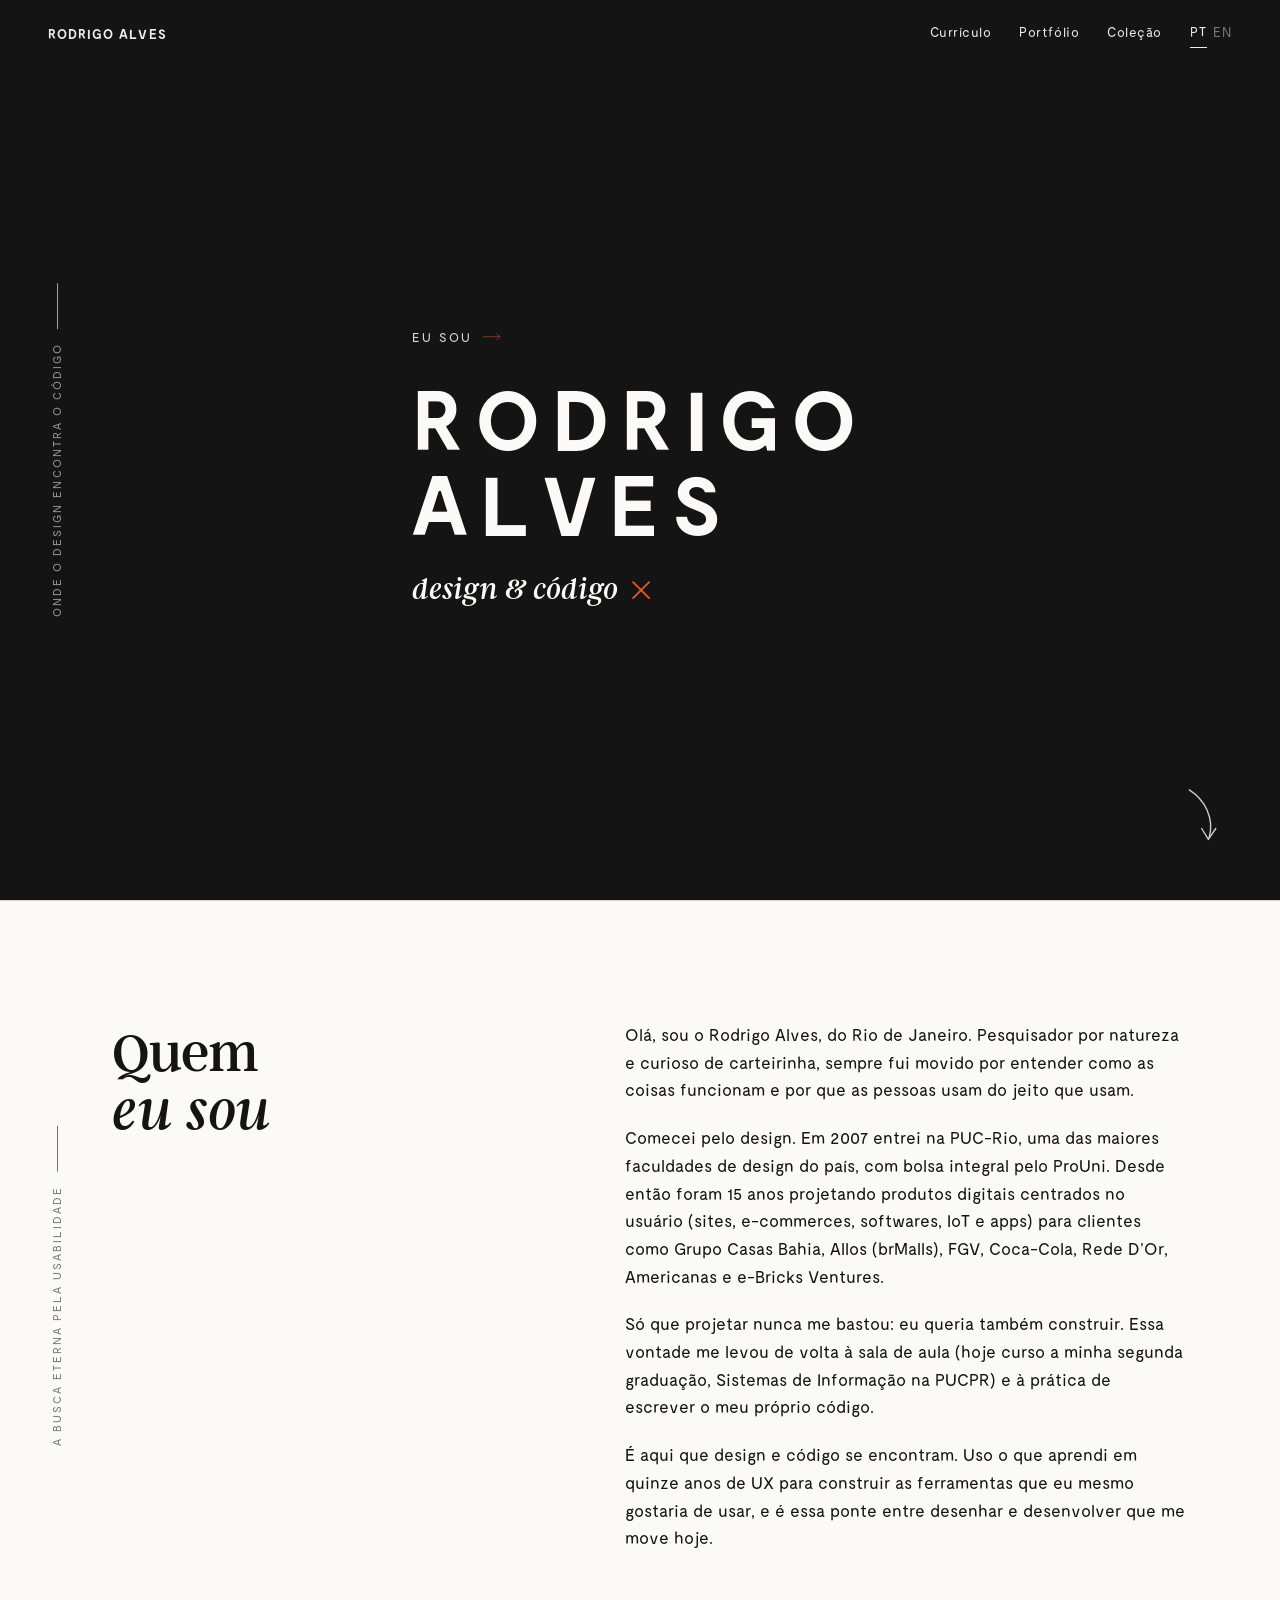
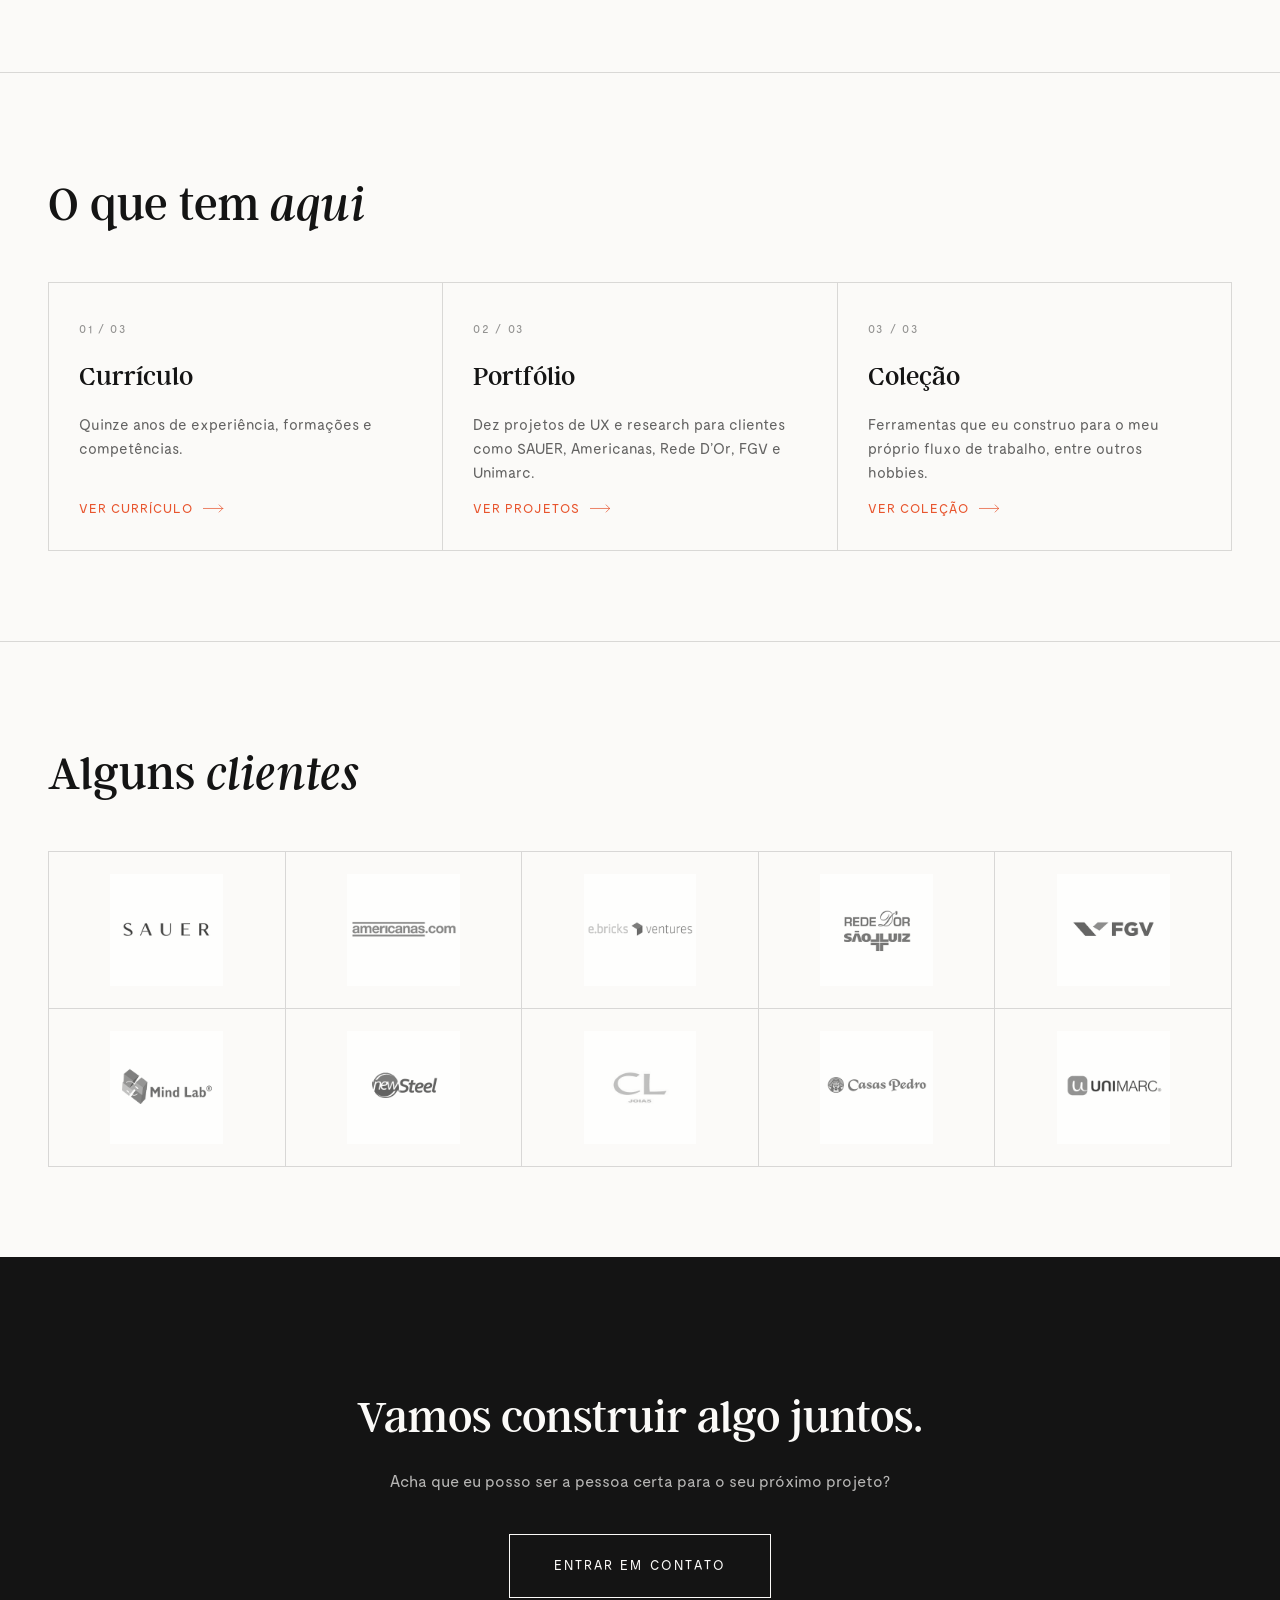
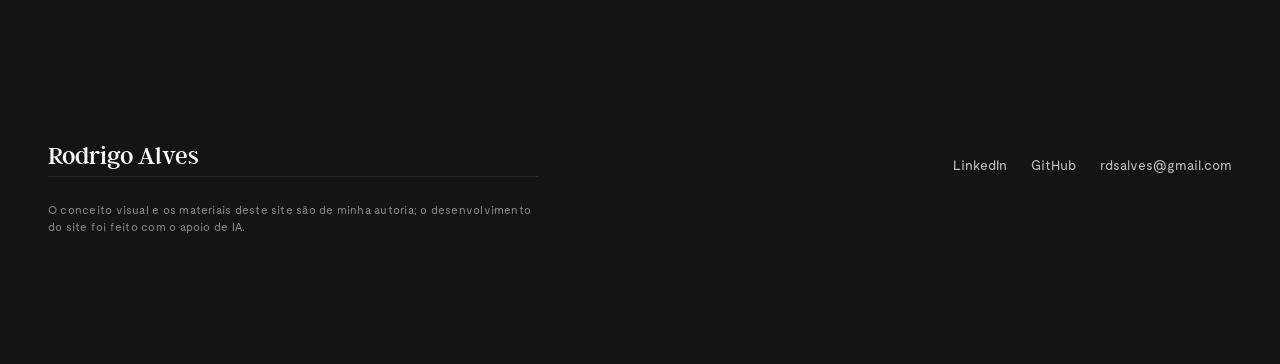
<file: index.html>
<!doctype html>
<html lang="pt-BR">
<head>
  <meta charset="UTF-8" />
  <meta name="viewport" content="width=device-width, initial-scale=1.0" />
  <title data-en="Rodrigo Alves — Where design meets code">Rodrigo Alves — Onde o design encontra o código</title>
  <meta name="description" data-en="Rodrigo Alves — a UX designer for 15 years and a developer by choice. Where design meets code: portfolio, collection and résumé." content="Rodrigo Alves — UX designer há 15 anos e desenvolvedor por escolha. Onde o design encontra o código: portfólio, coleção de criações e currículo." />
  <link rel="stylesheet" href="./assets/css/style.css" />
</head>
<body>

  <nav class="site-nav">
    <a href="./index.html" class="brand" aria-current="page">Rodrigo Alves</a>
    <div class="nav-links">
      <a href="./cv.html" data-en="Résumé">Currículo</a>
      <a href="./portfolio.html" data-en="Portfolio">Portfólio</a>
      <a href="./colecao.html" data-en="Collection">Coleção</a>
      <span class="lang-switch" role="group" aria-label="Idioma / Language">
        <button type="button" data-lang-set="pt" aria-pressed="true">PT</button>
        <button type="button" data-lang-set="en" aria-pressed="false">EN</button>
      </span>
    </div>
  </nav>

  <main id="top">

    <!-- ============ HERO / LOCKUP ============ -->
    <section class="panel panel--dark hero lockup">
      <div class="rail">
        <span class="tick" aria-hidden="true"></span>
        <span data-en="where design meets code">onde o design encontra o código</span>
      </div>
      <div class="wrap">
        <div class="hero-eyebrow">
          <span data-en="I AM">EU SOU</span>
          <svg class="icon" viewBox="0 0 40 16" fill="none" xmlns="http://www.w3.org/2000/svg"><path d="M0 8H38.5M38.5 8L31.5 1M38.5 8L31.5 15" stroke="currentColor" stroke-width="1.4" stroke-linecap="round" stroke-linejoin="round"/></svg>
        </div>
        <h1>Rodrigo<br />Alves</h1>
        <p class="tagline">
          <span data-en="design &amp; code">design &amp; código</span>
          <svg class="icon" viewBox="0 0 16 16" fill="none" xmlns="http://www.w3.org/2000/svg"><path d="M1 1L15 15M15 1L1 15" stroke="currentColor" stroke-width="1.6" stroke-linecap="round"/></svg>
        </p>
      </div>
      <svg class="hero-scroll" viewBox="0 0 60 60" fill="none" xmlns="http://www.w3.org/2000/svg" style="transform: rotate(45deg);">
        <path d="M4 22C22 18 42 24 52 42" stroke="currentColor" stroke-width="1.4" stroke-linecap="round"/>
        <path d="M40 40.5L52.5 43.5L50 30.5" stroke="currentColor" stroke-width="1.4" stroke-linecap="round" stroke-linejoin="round"/>
      </svg>
    </section>

    <!-- ============ QUEM EU SOU ============ -->
    <section class="panel panel--light" id="sobre">
      <div class="rail">
        <span class="tick" aria-hidden="true"></span>
        <span data-en="The eternal pursuit of usability">A busca eterna pela usabilidade</span>
      </div>
      <div class="wrap">
        <div class="editorial" data-reveal>
          <h2 data-en="Who<br /><em>I am</em>">Quem<br /><em>eu sou</em></h2>
          <div class="editorial-body">
            <p data-en="Hi, I'm Rodrigo Alves, from Rio de Janeiro, Brazil. A researcher by nature and endlessly curious, I've always been driven to understand how things work and why people use them the way they do.">
              Olá, sou o Rodrigo Alves, do Rio de Janeiro. Pesquisador por natureza e curioso de
              carteirinha, sempre fui movido por entender como as coisas funcionam e por que as
              pessoas usam do jeito que usam.
            </p>
            <p data-en="I started in design. In 2007 I joined PUC-Rio, one of the largest design schools in the country, on a full ProUni scholarship. Since then I've spent 15 years designing user-centered digital products (websites, e-commerce, software, IoT and apps) for clients such as Grupo Casas Bahia, Allos (brMalls), FGV, Coca-Cola, Rede D&rsquo;Or, Americanas and e-Bricks Ventures.">
              Comecei pelo design. Em 2007 entrei na PUC-Rio, uma das maiores faculdades de design
              do país, com bolsa integral pelo ProUni. Desde então foram 15 anos projetando produtos
              digitais centrados no usuário (sites, e-commerces, softwares, IoT e apps) para
              clientes como Grupo Casas Bahia, Allos (brMalls), FGV, Coca-Cola, Rede D&rsquo;Or,
              Americanas e e-Bricks Ventures.
            </p>
            <p data-en="But designing was never enough for me: I also wanted to build. That drive took me back to the classroom (I'm currently pursuing my second degree, Information Systems at PUCPR) and into writing my own code.">
              Só que projetar nunca me bastou: eu queria também construir. Essa vontade me levou de
              volta à sala de aula (hoje curso a minha segunda graduação, Sistemas de Informação na
              PUCPR) e à prática de escrever o meu próprio código.
            </p>
            <p data-en="This is where design and code meet. I use what I've learned in fifteen years of UX to build the tools I'd want to use myself, and it's that bridge between designing and developing that drives me today.">
              É aqui que design e código se encontram. Uso o que aprendi em quinze anos de UX para
              construir as ferramentas que eu mesmo gostaria de usar, e é essa ponte entre desenhar
              e desenvolver que me move hoje.
            </p>
          </div>
        </div>
      </div>
    </section>

    <!-- ============ ÍNDICE / NAVEGAÇÃO ============ -->
    <section class="panel panel--light panel--tight">
      <div class="wrap">
        <div class="index-heading" data-reveal style="padding-left:0;">
          <h2 data-en="What's <em>here</em>">O que tem <em>aqui</em></h2>
        </div>
        <div class="nav-grid" data-reveal>

          <a class="nav-card" href="./cv.html">
            <span class="num">01 / 03</span>
            <h3 data-en="Résumé">Currículo</h3>
            <p data-en="Fifteen years of experience, education and skills.">Quinze anos de experiência, formações e competências.</p>
            <span class="go"><span data-en="View résumé">Ver currículo</span>
              <svg class="icon" viewBox="0 0 40 16" fill="none" xmlns="http://www.w3.org/2000/svg"><path d="M0 8H38.5M38.5 8L31.5 1M38.5 8L31.5 15" stroke="currentColor" stroke-width="1.4" stroke-linecap="round" stroke-linejoin="round"/></svg>
            </span>
          </a>

          <a class="nav-card" href="./portfolio.html">
            <span class="num">02 / 03</span>
            <h3 data-en="Portfolio">Portfólio</h3>
            <p data-en="Ten UX and research projects for clients such as SAUER, Americanas, Rede D&rsquo;Or, FGV and Unimarc.">Dez projetos de UX e research para clientes como SAUER, Americanas, Rede D&rsquo;Or, FGV e Unimarc.</p>
            <span class="go"><span data-en="View projects">Ver projetos</span>
              <svg class="icon" viewBox="0 0 40 16" fill="none" xmlns="http://www.w3.org/2000/svg"><path d="M0 8H38.5M38.5 8L31.5 1M38.5 8L31.5 15" stroke="currentColor" stroke-width="1.4" stroke-linecap="round" stroke-linejoin="round"/></svg>
            </span>
          </a>

          <a class="nav-card" href="./colecao.html">
            <span class="num">03 / 03</span>
            <h3 data-en="Collection">Coleção</h3>
            <p data-en="Tools I build for my own workflow, among other hobbies.">Ferramentas que eu construo para o meu próprio fluxo de trabalho, entre outros hobbies.</p>
            <span class="go"><span data-en="View collection">Ver coleção</span>
              <svg class="icon" viewBox="0 0 40 16" fill="none" xmlns="http://www.w3.org/2000/svg"><path d="M0 8H38.5M38.5 8L31.5 1M38.5 8L31.5 15" stroke="currentColor" stroke-width="1.4" stroke-linecap="round" stroke-linejoin="round"/></svg>
            </span>
          </a>

        </div>
      </div>
    </section>

    <!-- ============ CLIENTES ============ -->
    <section class="panel panel--light panel--tight">
      <div class="wrap">
        <div class="index-heading" data-reveal style="padding-left:0;">
          <h2 data-en="A few <em>clients</em>">Alguns <em>clientes</em></h2>
        </div>
        <div class="logo-grid" data-reveal>
          <div class="logo-cell"><img src="./assets/img/logos/sauer.png" alt="SAUER" /></div>
          <div class="logo-cell"><img src="./assets/img/logos/americanas.png" alt="Americanas.com" /></div>
          <div class="logo-cell"><img src="./assets/img/logos/ebricks.png" alt="e.bricks ventures" /></div>
          <div class="logo-cell"><img src="./assets/img/logos/redeor.png" alt="Rede D'Or São Luiz" /></div>
          <div class="logo-cell"><img src="./assets/img/logos/fgv.png" alt="FGV" /></div>
          <div class="logo-cell"><img src="./assets/img/logos/mindlab.png" alt="Mind Lab" /></div>
          <div class="logo-cell"><img src="./assets/img/logos/newsteel.png" alt="NewSteel" /></div>
          <div class="logo-cell"><img src="./assets/img/logos/cljoias.png" alt="CL Joias" /></div>
          <div class="logo-cell"><img src="./assets/img/logos/casaspedro.png" alt="Casas Pedro" /></div>
          <div class="logo-cell"><img src="./assets/img/logos/unimarc.png" alt="Unimarc" /></div>
        </div>
      </div>
    </section>

  </main>

  <footer class="panel panel--dark" id="contato">
    <div class="wrap">
      <div class="closing" data-reveal style="padding:0;">
        <h2 data-en="Let&rsquo;s build something together.">Vamos construir algo juntos.</h2>
        <p data-en="Think I might be the right person for your next project?">Acha que eu posso ser a pessoa certa para o seu próximo projeto?</p>
        <a class="btn-box" href="mailto:rdsalves@gmail.com" data-en="Get in touch">Entrar em contato</a>
      </div>
      <div class="site-footer" style="padding-bottom:0; margin-top:72px;">
        <span class="mark">Rodrigo Alves</span>
        <div class="links">
          <a href="https://www.linkedin.com/in/rdsalves" target="_blank" rel="noopener">LinkedIn</a>
          <a href="https://github.com/rdsalvesPUC" target="_blank" rel="noopener">GitHub</a>
          <a href="mailto:rdsalves@gmail.com">rdsalves@gmail.com</a>
        </div>
      </div>
      <p class="ai-note" data-en="The visual concept and materials of this site are my own; the site's development was done with the help of AI.">O conceito visual e os materiais deste site são de minha autoria; o desenvolvimento do site foi feito com o apoio de IA.</p>
    </div>
  </footer>

  <script src="./assets/js/script.js"></script>
</body>
</html>
</file>
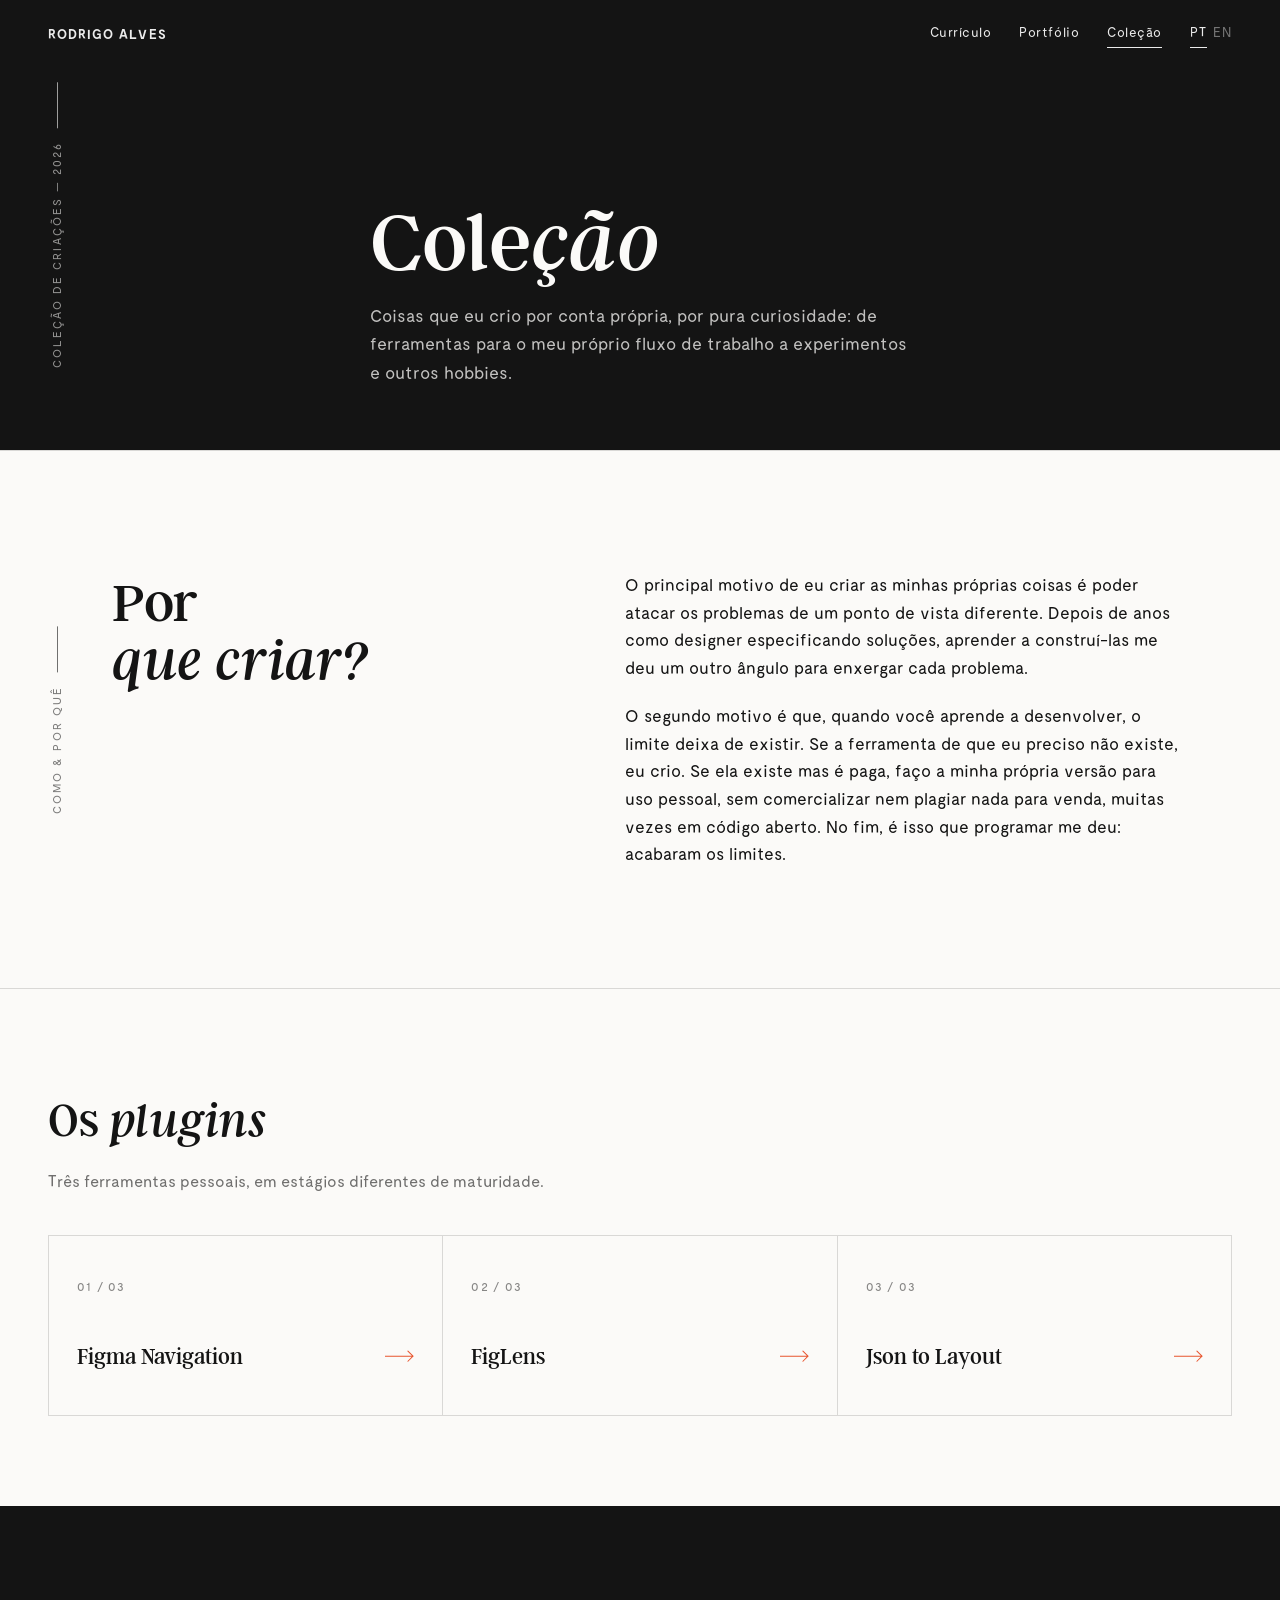
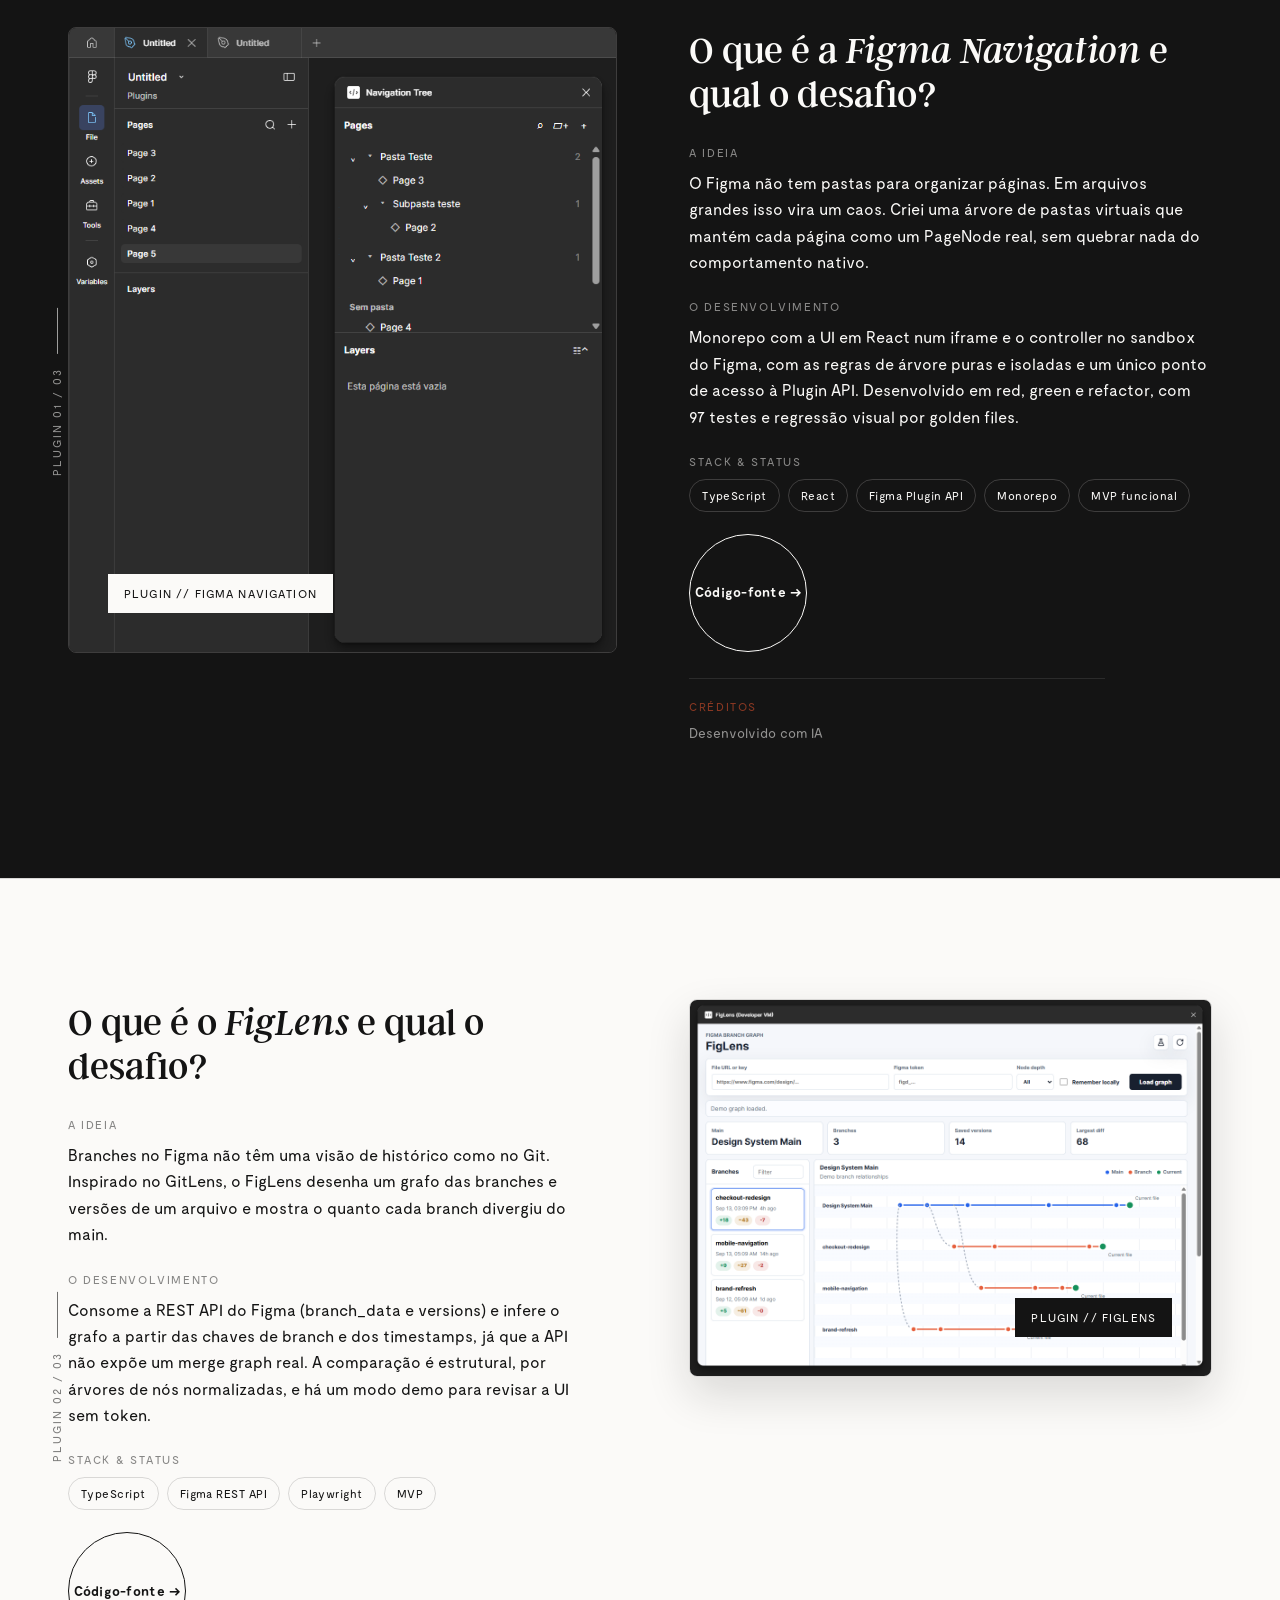
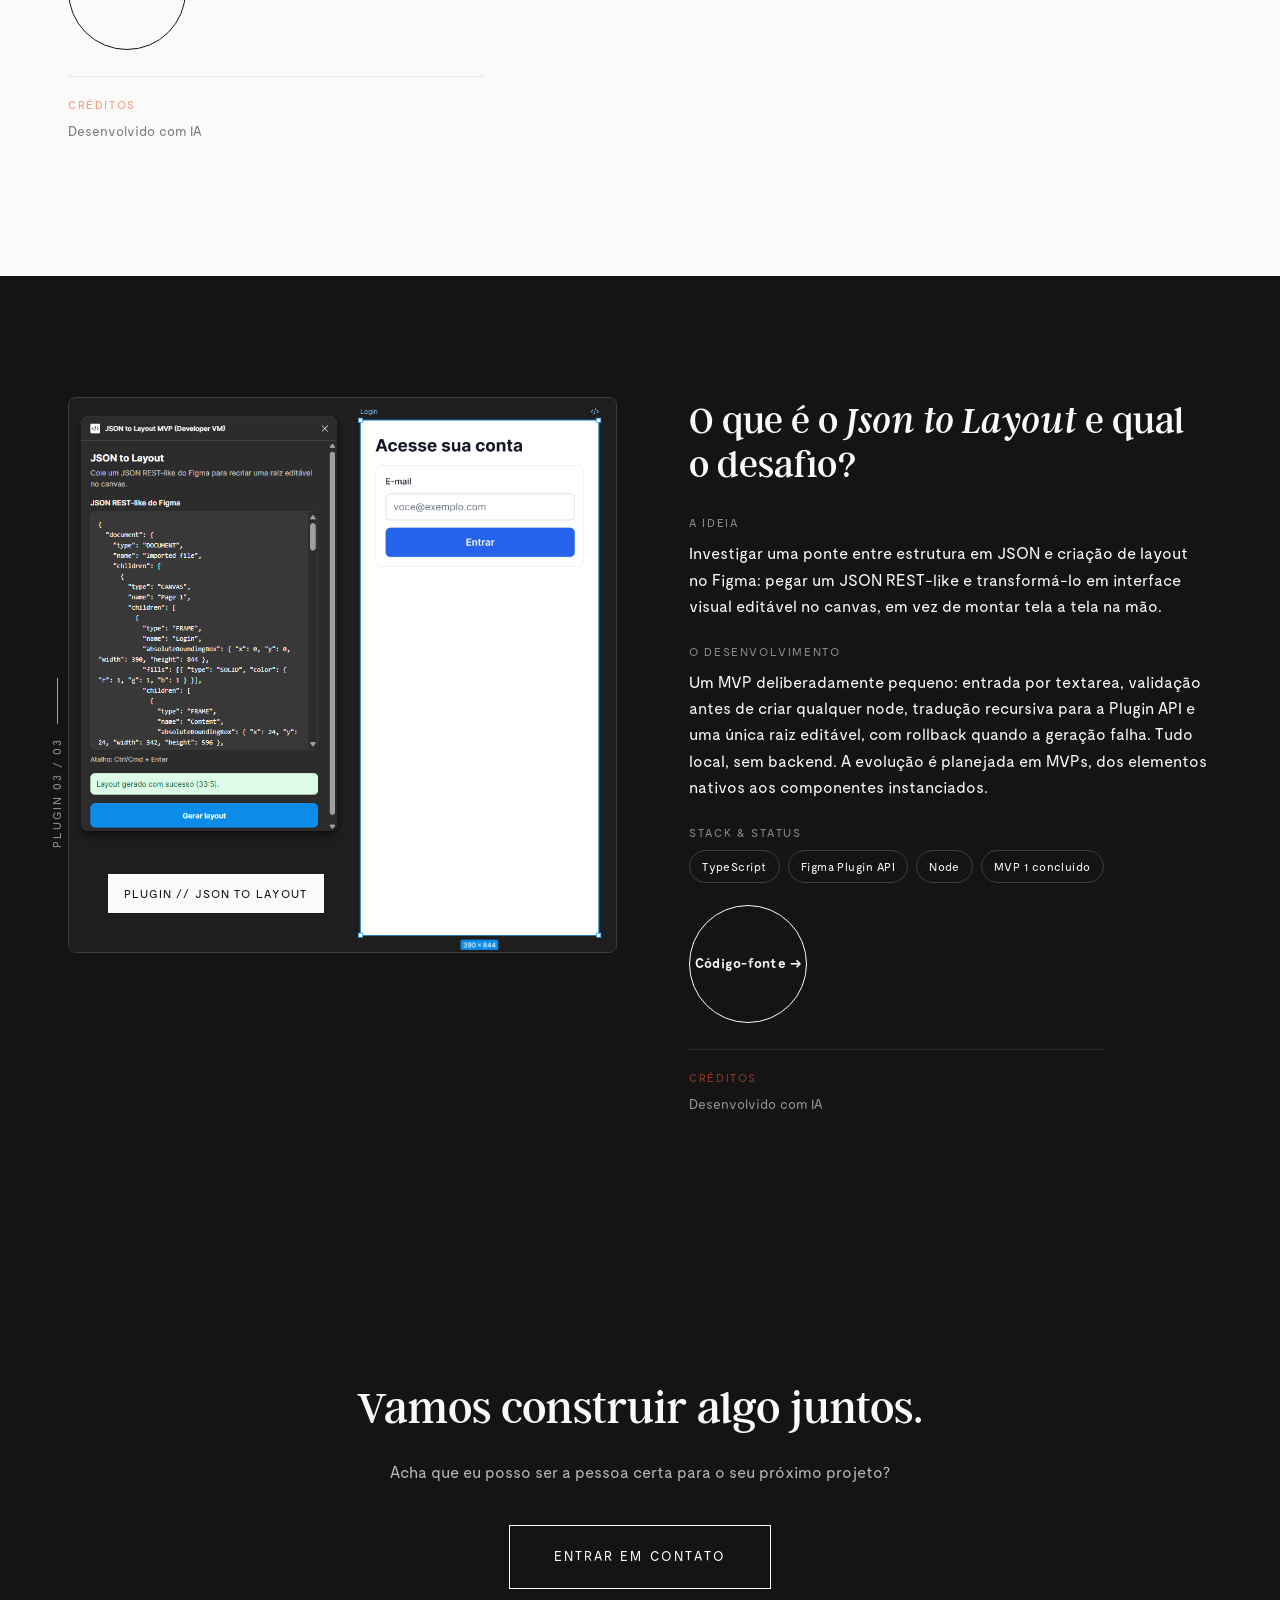
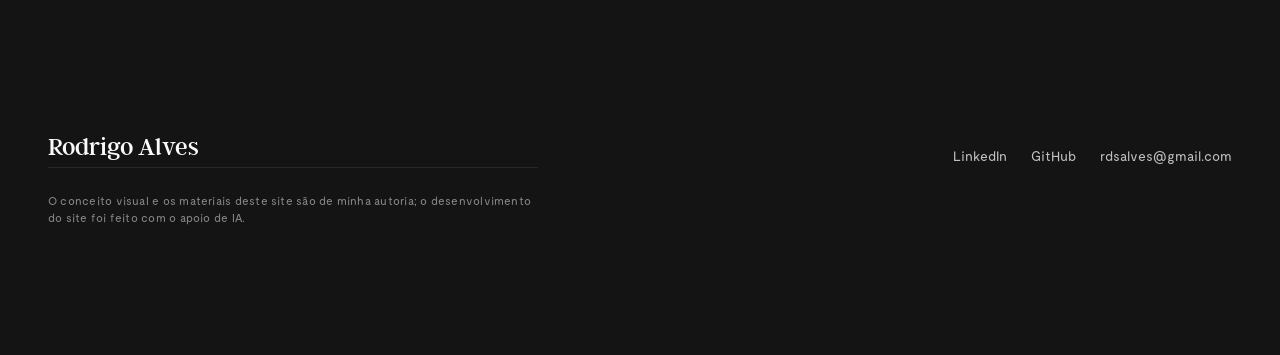
<file: colecao.html>
<!doctype html>
<html lang="pt-BR">
<head>
  <meta charset="UTF-8" />
  <meta name="viewport" content="width=device-width, initial-scale=1.0" />
  <title data-en="Rodrigo Alves — Collection of Creations">Rodrigo Alves — Coleção de Criações</title>
  <meta name="description" data-en="Rodrigo Alves' personal creations — from tools for his own workflow to experiments and other hobbies." content="A coleção de criações pessoais de Rodrigo Alves — de ferramentas para o próprio fluxo de trabalho a experimentos e outros hobbies." />
  <link rel="stylesheet" href="./assets/css/style.css" />
</head>
<body>

  <nav class="site-nav">
    <a href="./index.html" class="brand">Rodrigo Alves</a>
    <div class="nav-links">
      <a href="./cv.html" data-en="Résumé">Currículo</a>
      <a href="./portfolio.html" data-en="Portfolio">Portfólio</a>
      <a href="./colecao.html" aria-current="page" data-en="Collection">Coleção</a>
      <span class="lang-switch" role="group" aria-label="Idioma / Language">
        <button type="button" data-lang-set="pt" aria-pressed="true">PT</button>
        <button type="button" data-lang-set="en" aria-pressed="false">EN</button>
      </span>
    </div>
  </nav>

  <main id="top">

    <!-- ============ HERO ============ -->
    <section class="panel panel--dark page-hero">
      <div class="rail">
        <span class="tick" aria-hidden="true"></span>
        <span data-en="Collection of creations — 2026">Coleção de criações — 2026</span>
      </div>
      <div class="wrap">
        <h1 data-en="Collec<em>tion</em>">Cole<em>ção</em></h1>
        <p class="lede" data-en="Things I create on my own, out of pure curiosity: from tools for my own workflow to experiments and other hobbies.">Coisas que eu crio por conta própria, por pura curiosidade: de ferramentas
        para o meu próprio fluxo de trabalho a experimentos e outros hobbies.</p>
      </div>
    </section>

    <!-- ============ INTRO EDITORIAL ============ -->
    <section class="panel panel--light" id="sobre">
      <div class="rail">
        <span class="tick" aria-hidden="true"></span>
        <span data-en="How &amp; why">Como &amp; por quê</span>
      </div>
      <div class="wrap">
        <div class="editorial" data-reveal>
          <h2 data-en="Why<br /><em>create?</em>">Por<br /><em>que criar?</em></h2>
          <div class="editorial-body">
            <p data-en="The main reason I create my own things is to attack problems from a different point of view. After years as a designer specifying solutions, learning to build them gave me another angle to look at each problem.">
              O principal motivo de eu criar as minhas próprias coisas é poder atacar os problemas
              de um ponto de vista diferente. Depois de anos como designer especificando soluções,
              aprender a construí-las me deu um outro ângulo para enxergar cada problema.
            </p>
            <p data-en="The second reason is that, once you learn to develop, the limit stops existing. If the tool I need doesn't exist, I build it. If it exists but it's paid, I make my own version for personal use, without commercializing or plagiarizing anything for sale, often as open source. In the end, that's what programming gave me: the limits are gone.">
              O segundo motivo é que, quando você aprende a desenvolver, o limite deixa de existir.
              Se a ferramenta de que eu preciso não existe, eu crio. Se ela existe mas é paga, faço
              a minha própria versão para uso pessoal, sem comercializar nem plagiar nada para venda,
              muitas vezes em código aberto. No fim, é isso que programar me deu: acabaram os limites.
            </p>
          </div>
        </div>
      </div>
    </section>

    <!-- ============ INDEX GRID ============ -->
    <section class="panel panel--light panel--tight" id="plugins">
      <div class="wrap">
      <div class="index-heading" data-reveal style="padding-left:0;">
        <h2 data-en="The <em>plugins</em>">Os <em>plugins</em></h2>
        <p data-en="Three personal tools, at different stages of maturity.">Três ferramentas pessoais, em estágios diferentes de maturidade.</p>
      </div>
      <div class="index-grid" data-reveal style="margin-left:0;">
        <a class="index-cell" href="#figma-navigation">
          <span class="num">01 / 03</span>
          <span class="name">Figma Navigation
            <svg class="icon" viewBox="0 0 40 16" fill="none" xmlns="http://www.w3.org/2000/svg"><path d="M0 8H38.5M38.5 8L31.5 1M38.5 8L31.5 15" stroke="currentColor" stroke-width="1.4" stroke-linecap="round" stroke-linejoin="round"/></svg>
          </span>
        </a>
        <a class="index-cell" href="#figlens">
          <span class="num">02 / 03</span>
          <span class="name">FigLens
            <svg class="icon" viewBox="0 0 40 16" fill="none" xmlns="http://www.w3.org/2000/svg"><path d="M0 8H38.5M38.5 8L31.5 1M38.5 8L31.5 15" stroke="currentColor" stroke-width="1.4" stroke-linecap="round" stroke-linejoin="round"/></svg>
          </span>
        </a>
        <a class="index-cell" href="#json-to-layout">
          <span class="num">03 / 03</span>
          <span class="name">Json to Layout
            <svg class="icon" viewBox="0 0 40 16" fill="none" xmlns="http://www.w3.org/2000/svg"><path d="M0 8H38.5M38.5 8L31.5 1M38.5 8L31.5 15" stroke="currentColor" stroke-width="1.4" stroke-linecap="round" stroke-linejoin="round"/></svg>
          </span>
        </a>
      </div>
      </div>
    </section>

    <!-- ============ SPREAD 1 — Figma Navigation ============ -->
    <section class="panel panel--dark" id="figma-navigation">
      <div class="rail">
        <span class="tick" aria-hidden="true"></span>
        <span>Plugin 01 / 03</span>
      </div>
      <div class="spread" data-reveal>
        <div class="spread-media has-image">
          <img src="./assets/img/collection/figma-navigation.png" class="plugin-shot" alt="Plugin Figma Navigation (Navigation Tree) rodando na interface do Figma, organizando as páginas em pastas" />
          <span class="project-tag">Plugin // Figma Navigation</span>
        </div>
        <div class="spread-content">
          <h3 data-en="What is <em>Figma Navigation</em> and the challenge?">O que é a <em>Figma Navigation</em> e qual o desafio?</h3>
          <div class="spread-block">
            <h4 data-en="The idea">A ideia</h4>
            <p data-en="Figma has no folders to organize pages. In large files that becomes chaos. I built a tree of virtual folders that keeps each page as a real PageNode, without breaking any of the native behavior.">O Figma não tem pastas para organizar páginas. Em arquivos grandes isso vira um caos. Criei uma árvore de pastas virtuais que mantém cada página como um PageNode real, sem quebrar nada do comportamento nativo.</p>
          </div>
          <div class="spread-block">
            <h4 data-en="The build">O desenvolvimento</h4>
            <p data-en="A monorepo with the UI in React inside an iframe and the controller in Figma's sandbox, with pure, isolated tree rules and a single access point to the Plugin API. Built in red, green and refactor, with 97 tests and visual regression via golden files.">Monorepo com a UI em React num iframe e o controller no sandbox do Figma, com as regras de árvore puras e isoladas e um único ponto de acesso à Plugin API. Desenvolvido em red, green e refactor, com 97 testes e regressão visual por golden files.</p>
          </div>
          <div class="spread-block">
            <h4>Stack &amp; status</h4>
            <div class="tag-list">
              <span class="tag">TypeScript</span>
              <span class="tag">React</span>
              <span class="tag">Figma Plugin API</span>
              <span class="tag">Monorepo</span>
              <span class="tag" data-en="Functional MVP">MVP funcional</span>
            </div>
          </div>
          <div class="spread-actions">
            <a class="btn-circle" href="https://github.com/rdsalvesPUC/figma-navigation-plugin" target="_blank" rel="noopener" data-en="Source code →">Código-fonte →</a>
          </div>
          <p class="spread-note" data-en="<strong>Credits</strong>Developed with AI"><strong>Créditos</strong>Desenvolvido com IA</p>
        </div>
      </div>
    </section>

    <!-- ============ SPREAD 2 — FigLens ============ -->
    <section class="panel panel--light" id="figlens">
      <div class="rail">
        <span class="tick" aria-hidden="true"></span>
        <span>Plugin 02 / 03</span>
      </div>
      <div class="spread spread--reverse" data-reveal>
        <div class="spread-media has-image">
          <img src="./assets/img/collection/figlens.png" class="plugin-shot" alt="Plugin FigLens exibindo o grafo de branches (Figma Branch Graph) de um design system" />
          <span class="project-tag">Plugin // FigLens</span>
        </div>
        <div class="spread-content">
          <h3 data-en="What is <em>FigLens</em> and the challenge?">O que é o <em>FigLens</em> e qual o desafio?</h3>
          <div class="spread-block">
            <h4 data-en="The idea">A ideia</h4>
            <p data-en="Branches in Figma don't have a history view like Git's. Inspired by GitLens, FigLens draws a graph of a file's branches and versions and shows how far each branch has diverged from main.">Branches no Figma não têm uma visão de histórico como no Git. Inspirado no GitLens, o FigLens desenha um grafo das branches e versões de um arquivo e mostra o quanto cada branch divergiu do main.</p>
          </div>
          <div class="spread-block">
            <h4 data-en="The build">O desenvolvimento</h4>
            <p data-en="It consumes the Figma REST API (branch_data and versions) and infers the graph from branch keys and timestamps, since the API doesn't expose a real merge graph. The comparison is structural, using normalized node trees, and there's a demo mode to review the UI without a token.">Consome a REST API do Figma (branch_data e versions) e infere o grafo a partir das chaves de branch e dos timestamps, já que a API não expõe um merge graph real. A comparação é estrutural, por árvores de nós normalizadas, e há um modo demo para revisar a UI sem token.</p>
          </div>
          <div class="spread-block">
            <h4>Stack &amp; status</h4>
            <div class="tag-list">
              <span class="tag">TypeScript</span>
              <span class="tag">Figma REST API</span>
              <span class="tag">Playwright</span>
              <span class="tag">MVP</span>
            </div>
          </div>
          <div class="spread-actions">
            <a class="btn-circle" href="https://github.com/rdsalvesPUC/figlens" target="_blank" rel="noopener" data-en="Source code →">Código-fonte →</a>
          </div>
          <p class="spread-note" data-en="<strong>Credits</strong>Developed with AI"><strong>Créditos</strong>Desenvolvido com IA</p>
        </div>
      </div>
    </section>

    <!-- ============ SPREAD 3 — Json to Layout ============ -->
    <section class="panel panel--dark" id="json-to-layout">
      <div class="rail">
        <span class="tick" aria-hidden="true"></span>
        <span>Plugin 03 / 03</span>
      </div>
      <div class="spread" data-reveal>
        <div class="spread-media has-image">
          <img src="./assets/img/collection/json-to-layout.png" class="plugin-shot" alt="Plugin JSON to Layout convertendo um JSON REST-like do Figma em um layout editável no canvas" />
          <span class="project-tag">Plugin // Json to Layout</span>
        </div>
        <div class="spread-content">
          <h3 data-en="What is <em>Json to Layout</em> and the challenge?">O que é o <em>Json to Layout</em> e qual o desafio?</h3>
          <div class="spread-block">
            <h4 data-en="The idea">A ideia</h4>
            <p data-en="Exploring a bridge between JSON structure and layout creation in Figma: taking a REST-like JSON and turning it into an editable visual interface on the canvas, instead of building screen by screen by hand.">Investigar uma ponte entre estrutura em JSON e criação de layout no Figma: pegar um JSON REST-like e transformá-lo em interface visual editável no canvas, em vez de montar tela a tela na mão.</p>
          </div>
          <div class="spread-block">
            <h4 data-en="The build">O desenvolvimento</h4>
            <p data-en="A deliberately small MVP: input via textarea, validation before creating any node, recursive translation to the Plugin API and a single editable root, with rollback when generation fails. All local, no backend. The evolution is planned in MVPs, from native elements to instanced components.">Um MVP deliberadamente pequeno: entrada por textarea, validação antes de criar qualquer node, tradução recursiva para a Plugin API e uma única raiz editável, com rollback quando a geração falha. Tudo local, sem backend. A evolução é planejada em MVPs, dos elementos nativos aos componentes instanciados.</p>
          </div>
          <div class="spread-block">
            <h4>Stack &amp; status</h4>
            <div class="tag-list">
              <span class="tag">TypeScript</span>
              <span class="tag">Figma Plugin API</span>
              <span class="tag">Node</span>
              <span class="tag" data-en="MVP 1 complete">MVP 1 concluído</span>
            </div>
          </div>
          <div class="spread-actions">
            <a class="btn-circle" href="https://github.com/rdsalvesPUC/json-to-layout-plugin-mvp" target="_blank" rel="noopener" data-en="Source code →">Código-fonte →</a>
          </div>
          <p class="spread-note" data-en="<strong>Credits</strong>Developed with AI"><strong>Créditos</strong>Desenvolvido com IA</p>
        </div>
      </div>
    </section>

  </main>

  <footer class="panel panel--dark" id="contato">
    <div class="wrap">
      <div class="closing" data-reveal style="padding:0;">
        <h2 data-en="Let&rsquo;s build something together.">Vamos construir algo juntos.</h2>
        <p data-en="Think I might be the right person for your next project?">Acha que eu posso ser a pessoa certa para o seu próximo projeto?</p>
        <a class="btn-box" href="mailto:rdsalves@gmail.com" data-en="Get in touch">Entrar em contato</a>
      </div>
      <div class="site-footer" style="padding-bottom:0; margin-top:72px;">
        <span class="mark">Rodrigo Alves</span>
        <div class="links">
          <a href="https://www.linkedin.com/in/rdsalves" target="_blank" rel="noopener">LinkedIn</a>
          <a href="https://github.com/rdsalvesPUC" target="_blank" rel="noopener">GitHub</a>
          <a href="mailto:rdsalves@gmail.com">rdsalves@gmail.com</a>
        </div>
      </div>
      <p class="ai-note" data-en="The visual concept and materials of this site are my own; the site's development was done with the help of AI.">O conceito visual e os materiais deste site são de minha autoria; o desenvolvimento do site foi feito com o apoio de IA.</p>
    </div>
  </footer>

  <script src="./assets/js/script.js"></script>
</body>
</html>
</file>
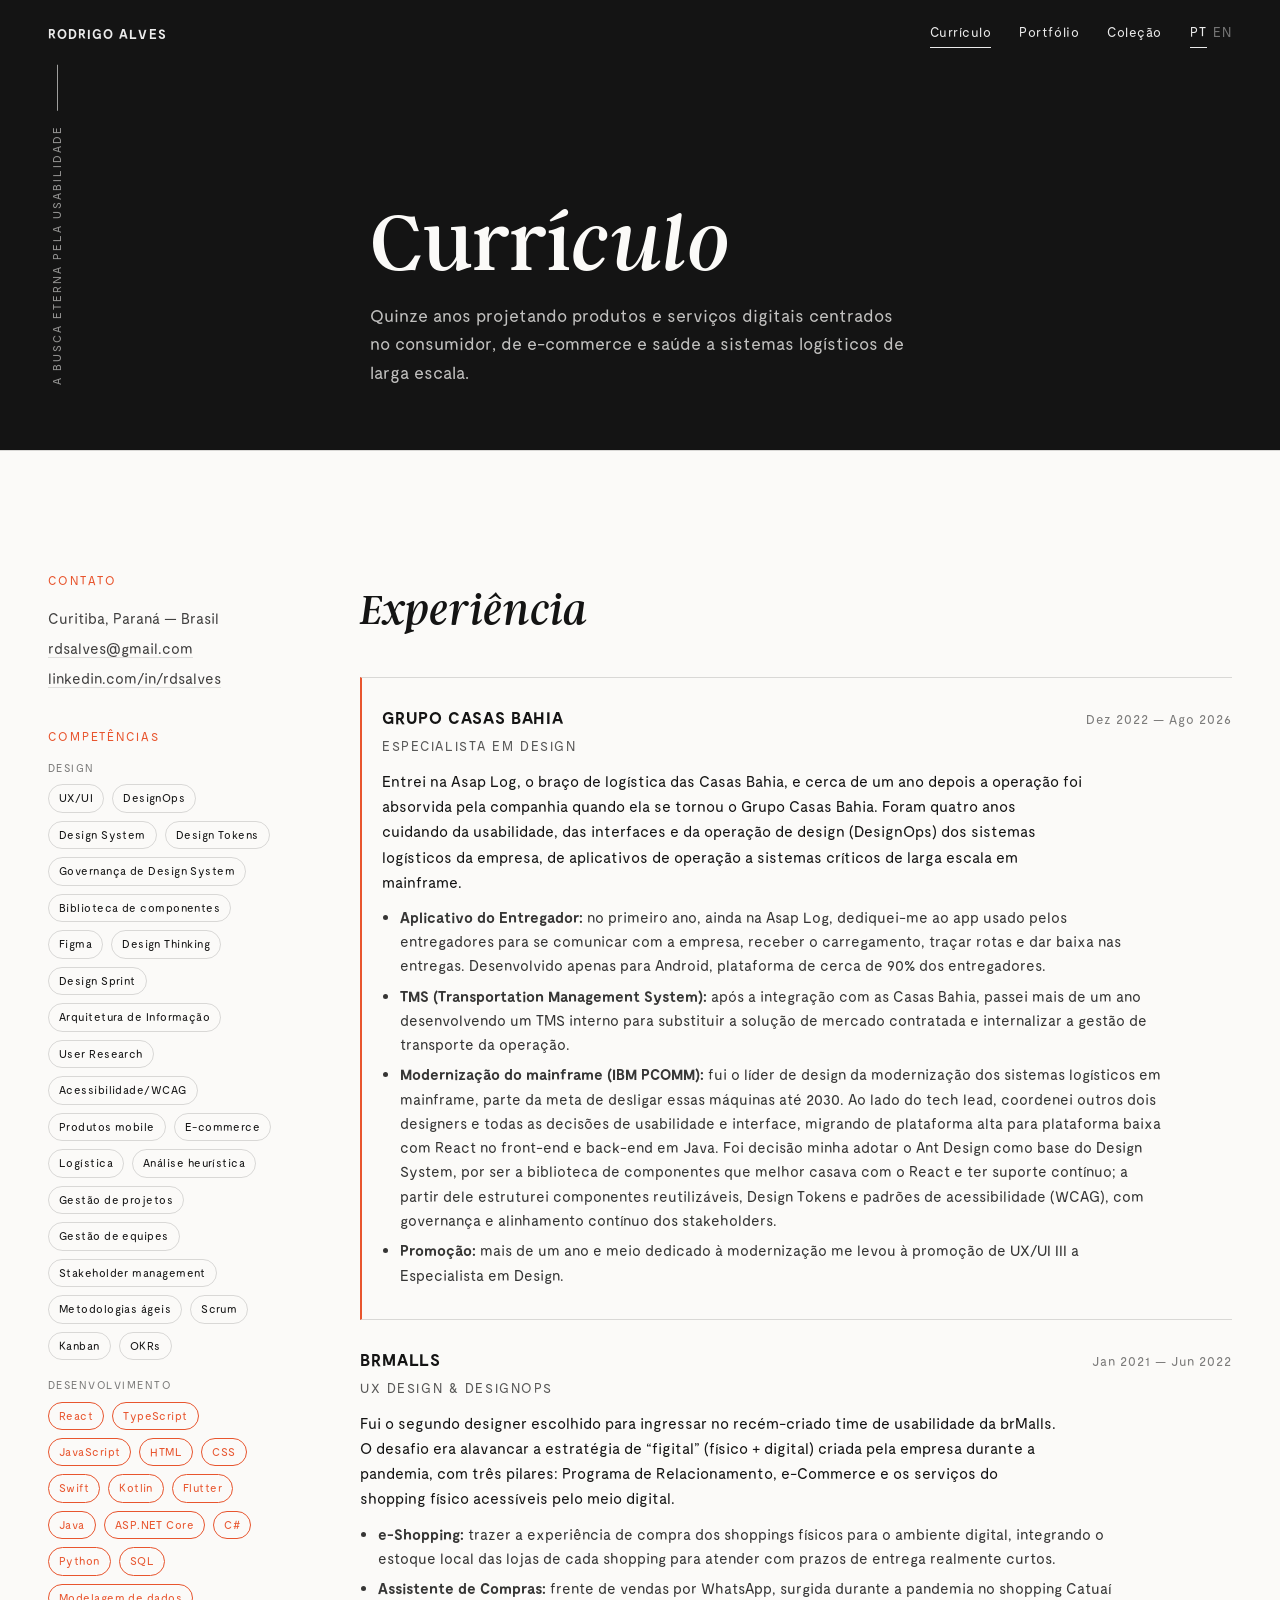
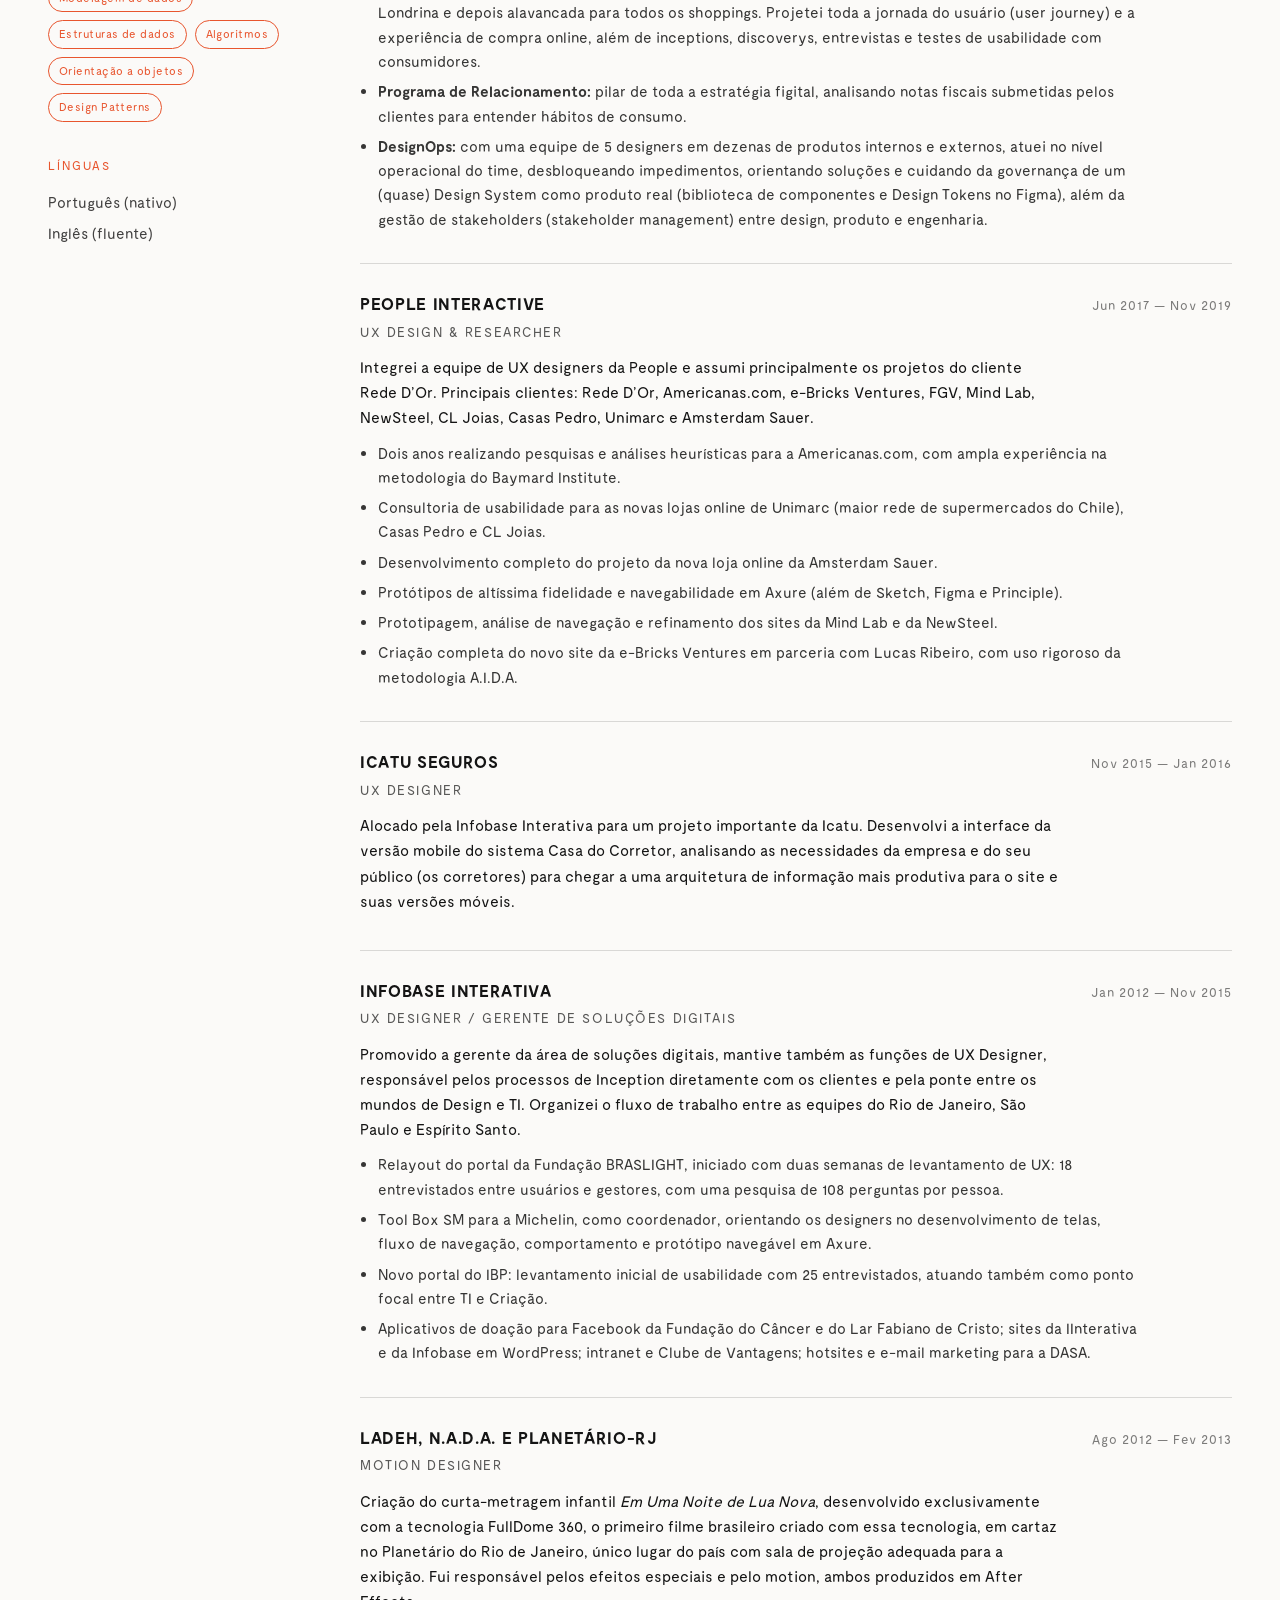
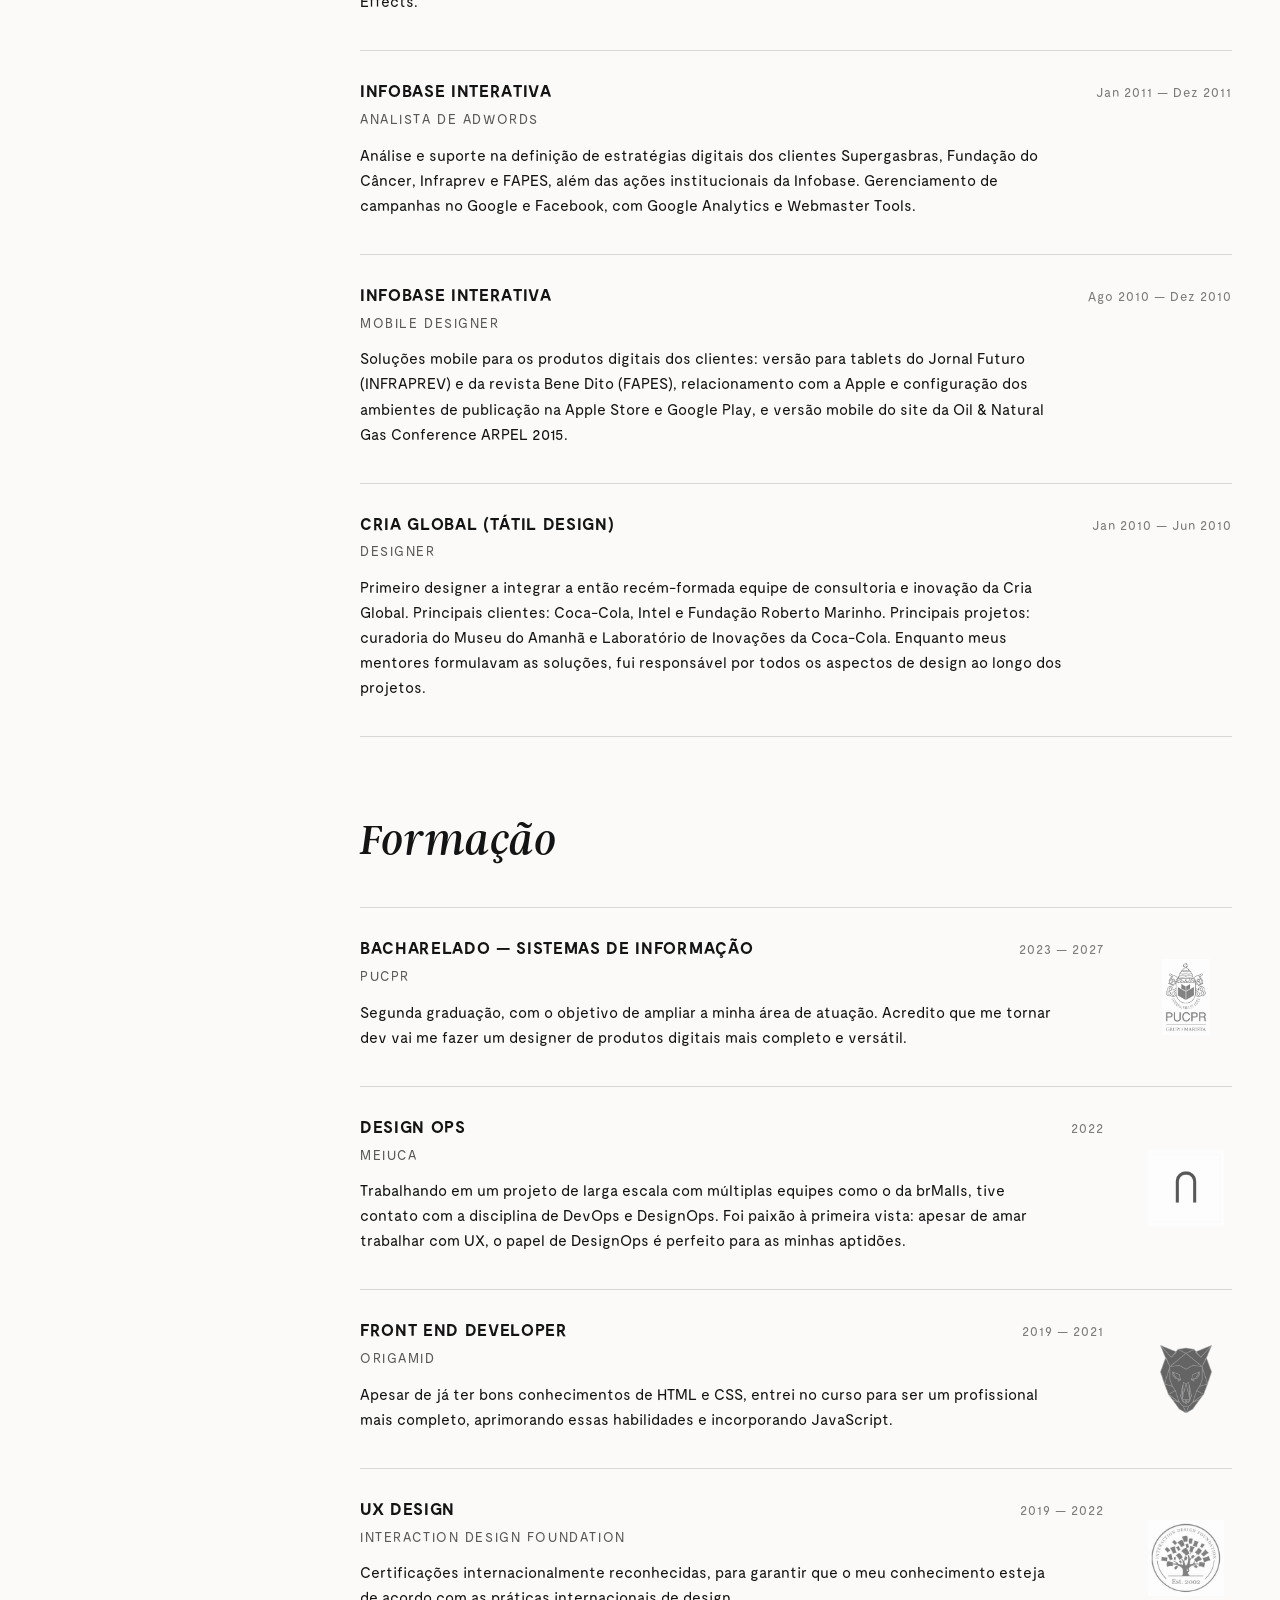
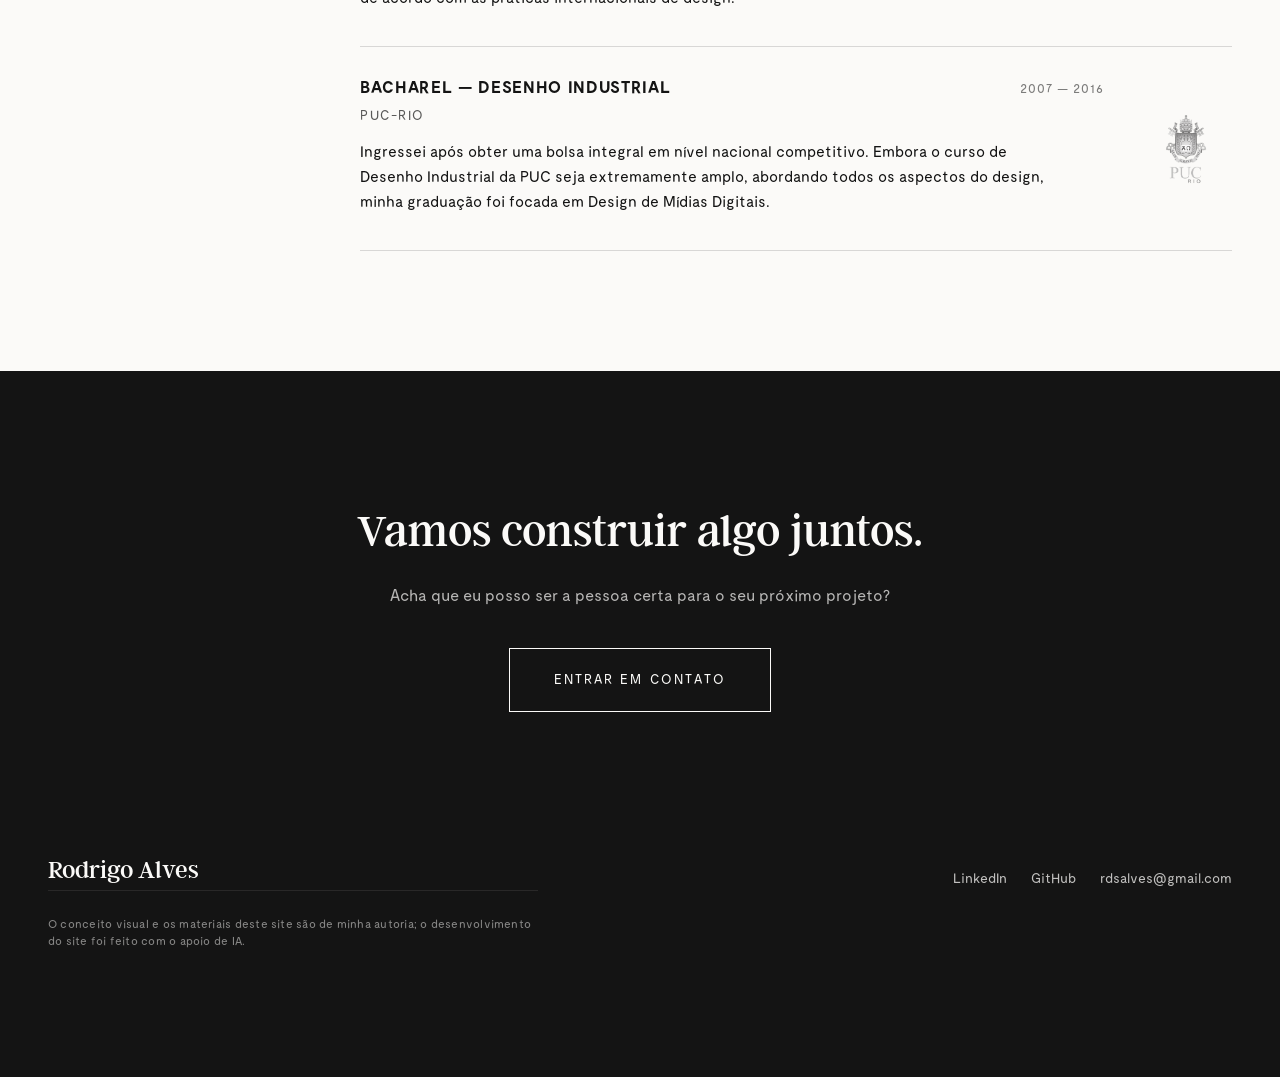
<file: cv.html>
<!doctype html>
<html lang="pt-BR">
<head>
  <meta charset="UTF-8" />
  <meta name="viewport" content="width=device-width, initial-scale=1.0" />
  <title data-en="Résumé — Rodrigo Alves">Currículo — Rodrigo Alves</title>
  <meta name="description" data-en="Rodrigo Alves' résumé — UX Design &amp; Research. Experience, education and skills." content="Currículo de Rodrigo Alves — UX Design &amp; Research. Experiência, formações e competências." />
  <link rel="stylesheet" href="./assets/css/style.css" />
</head>
<body>

  <nav class="site-nav">
    <a href="./index.html" class="brand">Rodrigo Alves</a>
    <div class="nav-links">
      <a href="./cv.html" aria-current="page" data-en="Résumé">Currículo</a>
      <a href="./portfolio.html" data-en="Portfolio">Portfólio</a>
      <a href="./colecao.html" data-en="Collection">Coleção</a>
      <span class="lang-switch" role="group" aria-label="Idioma / Language">
        <button type="button" data-lang-set="pt" aria-pressed="true">PT</button>
        <button type="button" data-lang-set="en" aria-pressed="false">EN</button>
      </span>
    </div>
  </nav>

  <main id="top">

    <!-- ============ HERO ============ -->
    <section class="panel panel--dark page-hero">
      <div class="rail">
        <span class="tick" aria-hidden="true"></span>
        <span data-en="The eternal pursuit of usability">A busca eterna pela usabilidade</span>
      </div>
      <div class="wrap">
        <h1 data-en="Ré<em>sumé</em>">Currí<em>culo</em></h1>
        <p class="lede" data-en="Fifteen years designing consumer-centered digital products and services, from e-commerce and healthcare to large-scale logistics systems.">Quinze anos projetando produtos e serviços digitais centrados no
        consumidor, de e-commerce e saúde a sistemas logísticos de larga escala.</p>
      </div>
    </section>

    <!-- ============ CV ============ -->
    <section class="panel panel--light">
      <div class="wrap">
        <div class="cv-layout">

          <!-- ---------- Sidebar ---------- -->
          <aside class="cv-side" data-reveal>
            <section>
              <h2 data-en="Contact">Contato</h2>
              <ul>
                <li data-en="Curitiba, Paraná — Brazil">Curitiba, Paraná — Brasil</li>
                <li><a href="mailto:rdsalves@gmail.com">rdsalves@gmail.com</a></li>
                <li><a href="https://www.linkedin.com/in/rdsalves" target="_blank" rel="noopener">linkedin.com/in/rdsalves</a></li>
                <!-- TODO: se quiser o telefone público, descomente:
                <li>+55 21 98288 0325</li>
                -->
              </ul>
            </section>

            <section>
              <h2 data-en="Skills">Competências</h2>
              <p class="cv-subhead">Design</p>
              <div class="tag-list">
                <span class="tag">UX/UI</span>
                <span class="tag">DesignOps</span>
                <span class="tag">Design System</span>
                <span class="tag">Design Tokens</span>
                <span class="tag" data-en="Design System governance">Governança de Design System</span>
                <span class="tag" data-en="Component library">Biblioteca de componentes</span>
                <span class="tag">Figma</span>
                <span class="tag">Design Thinking</span>
                <span class="tag">Design Sprint</span>
                <span class="tag" data-en="Information Architecture">Arquitetura de Informação</span>
                <span class="tag">User Research</span>
                <span class="tag" data-en="Accessibility/WCAG">Acessibilidade/WCAG</span>
                <span class="tag" data-en="Mobile products">Produtos mobile</span>
                <span class="tag">E-commerce</span>
                <span class="tag" data-en="Logistics">Logística</span>
                <span class="tag" data-en="Heuristic analysis">Análise heurística</span>
                <span class="tag" data-en="Project management">Gestão de projetos</span>
                <span class="tag" data-en="Team management">Gestão de equipes</span>
                <span class="tag">Stakeholder management</span>
                <span class="tag" data-en="Agile methods">Metodologias ágeis</span>
                <span class="tag">Scrum</span>
                <span class="tag">Kanban</span>
                <span class="tag">OKRs</span>
              </div>
              <p class="cv-subhead" data-en="Development">Desenvolvimento</p>
              <div class="tag-list">
                <span class="tag tag--dev">React</span>
                <span class="tag tag--dev">TypeScript</span>
                <span class="tag tag--dev">JavaScript</span>
                <span class="tag tag--dev">HTML</span>
                <span class="tag tag--dev">CSS</span>
                <span class="tag tag--dev">Swift</span>
                <span class="tag tag--dev">Kotlin</span>
                <span class="tag tag--dev">Flutter</span>
                <span class="tag tag--dev">Java</span>
                <span class="tag tag--dev">ASP.NET Core</span>
                <span class="tag tag--dev">C#</span>
                <span class="tag tag--dev">Python</span>
                <span class="tag tag--dev">SQL</span>
                <span class="tag tag--dev" data-en="Data modeling">Modelagem de dados</span>
                <span class="tag tag--dev" data-en="Data structures">Estruturas de dados</span>
                <span class="tag tag--dev" data-en="Algorithms">Algoritmos</span>
                <span class="tag tag--dev" data-en="OOP">Orientação a objetos</span>
                <span class="tag tag--dev">Design Patterns</span>
              </div>
            </section>

            <section>
              <h2 data-en="Languages">Línguas</h2>
              <ul>
                <li data-en="Portuguese (native)">Português (nativo)</li>
                <li data-en="English (fluent)">Inglês (fluente)</li>
              </ul>
            </section>
          </aside>

          <!-- ---------- Main ---------- -->
          <div class="cv-main">

            <div class="cv-section" data-reveal>
              <h2 data-en="<em>Experience</em>"><em>Experiência</em></h2>

              <article class="cv-entry is-current">
                <div class="role-head">
                  <h3>Grupo Casas Bahia</h3>
                  <span class="period" data-en="Dec 2022 — Aug 2026">Dez 2022 — Ago 2026</span>
                </div>
                <p class="role" data-en="Design Specialist">Especialista em Design</p>
                <p data-en="I joined Asap Log, Casas Bahia's logistics arm, and about a year later the operation was absorbed by the company when it became Grupo Casas Bahia. I spent four years looking after the usability, the interfaces and the design operation (DesignOps) of the company's logistics systems, from operational apps to large-scale critical systems running on mainframe.">
                  Entrei na Asap Log, o braço de logística das Casas Bahia, e cerca de um ano depois
                  a operação foi absorvida pela companhia quando ela se tornou o Grupo Casas Bahia.
                  Foram quatro anos cuidando da usabilidade, das interfaces e da operação de design
                  (DesignOps) dos sistemas logísticos da empresa, de aplicativos de operação a sistemas
                  críticos de larga escala em mainframe.
                </p>
                <ul>
                  <li data-en="&lt;strong&gt;Delivery Driver App:&lt;/strong&gt; in the first year, still at Asap Log, I focused on the app used by delivery drivers to communicate with the company, receive their load, plan routes and mark deliveries as done. Built for Android only, the platform used by around 90% of the drivers."><strong>Aplicativo do Entregador:</strong> no primeiro ano, ainda na Asap Log, dediquei-me ao app usado pelos entregadores para se comunicar com a empresa, receber o carregamento, traçar rotas e dar baixa nas entregas. Desenvolvido apenas para Android, plataforma de cerca de 90% dos entregadores.</li>
                  <li data-en="&lt;strong&gt;TMS (Transportation Management System):&lt;/strong&gt; after the integration with Casas Bahia, I spent over a year building an in-house TMS to replace the contracted market solution and bring transport management in-house."><strong>TMS (Transportation Management System):</strong> após a integração com as Casas Bahia, passei mais de um ano desenvolvendo um TMS interno para substituir a solução de mercado contratada e internalizar a gestão de transporte da operação.</li>
                  <li data-en="&lt;strong&gt;Mainframe modernization (IBM PCOMM):&lt;/strong&gt; I was the design lead for the modernization of the mainframe logistics systems, part of the goal to shut those machines down by 2030. Alongside the tech lead, I coordinated two other designers and every usability and interface decision, migrating from high to low platform with React on the front-end and Java on the back-end. It was my decision to adopt Ant Design as the base of the Design System, as the component library that best matched React and offered continuous support; from it I structured reusable components, Design Tokens and accessibility standards (WCAG), with governance and continuous stakeholder alignment."><strong>Modernização do mainframe (IBM PCOMM):</strong> fui o líder de design da modernização dos sistemas logísticos em mainframe, parte da meta de desligar essas máquinas até 2030. Ao lado do tech lead, coordenei outros dois designers e todas as decisões de usabilidade e interface, migrando de plataforma alta para plataforma baixa com React no front-end e back-end em Java. Foi decisão minha adotar o Ant Design como base do Design System, por ser a biblioteca de componentes que melhor casava com o React e ter suporte contínuo; a partir dele estruturei componentes reutilizáveis, Design Tokens e padrões de acessibilidade (WCAG), com governança e alinhamento contínuo dos stakeholders.</li>
                  <li data-en="&lt;strong&gt;Promotion:&lt;/strong&gt; over a year and a half devoted to the modernization led to my promotion from UX/UI III to Design Specialist."><strong>Promoção:</strong> mais de um ano e meio dedicado à modernização me levou à promoção de UX/UI III a Especialista em Design.</li>
                </ul>
              </article>

              <article class="cv-entry">
                <div class="role-head">
                  <h3>brMalls</h3>
                  <span class="period">Jan 2021 — Jun 2022</span>
                </div>
                <p class="role">UX Design &amp; DesignOps</p>
                <p data-en="I was the second designer chosen to join brMalls' newly created usability team. The challenge was to scale the &ldquo;phygital&rdquo; (physical + digital) strategy the company created during the pandemic, built on three pillars: a Loyalty Program, e-Commerce and the physical mall's services made accessible through digital channels.">
                  Fui o segundo designer escolhido para ingressar no recém-criado time de usabilidade
                  da brMalls. O desafio era alavancar a estratégia de &ldquo;figital&rdquo; (físico + digital)
                  criada pela empresa durante a pandemia, com três pilares: Programa de Relacionamento,
                  e-Commerce e os serviços do shopping físico acessíveis pelo meio digital.
                </p>
                <ul>
                  <li data-en="<strong>e-Shopping:</strong> bringing the shopping experience of the physical malls into the digital environment, integrating each mall's local store inventory to deliver with genuinely short delivery times."><strong>e-Shopping:</strong> trazer a experiência de compra dos shoppings físicos para o ambiente digital, integrando o estoque local das lojas de cada shopping para atender com prazos de entrega realmente curtos.</li>
                  <li data-en="<strong>Shopping Assistant:</strong> a WhatsApp sales front that emerged during the pandemic at the Catuaí Londrina mall and was later scaled to every mall. I designed the entire user journey and online shopping experience, plus inceptions, discoveries, interviews and usability tests with consumers."><strong>Assistente de Compras:</strong> frente de vendas por WhatsApp, surgida durante a pandemia no shopping Catuaí Londrina e depois alavancada para todos os shoppings. Projetei toda a jornada do usuário (user journey) e a experiência de compra online, além de inceptions, discoverys, entrevistas e testes de usabilidade com consumidores.</li>
                  <li data-en="<strong>Loyalty Program:</strong> the backbone of the whole phygital strategy, analyzing receipts submitted by customers to understand their buying habits."><strong>Programa de Relacionamento:</strong> pilar de toda a estratégia figital, analisando notas fiscais submetidas pelos clientes para entender hábitos de consumo.</li>
                  <li data-en="<strong>DesignOps:</strong> with a team of 5 designers across dozens of internal and external products, I worked at the operational level of the team, unblocking impediments, guiding solutions and looking after the governance of an (almost) Design System as a real product (component library and Design Tokens in Figma), plus stakeholder management across design, product and engineering."><strong>DesignOps:</strong> com uma equipe de 5 designers em dezenas de produtos internos e externos, atuei no nível operacional do time, desbloqueando impedimentos, orientando soluções e cuidando da governança de um (quase) Design System como produto real (biblioteca de componentes e Design Tokens no Figma), além da gestão de stakeholders (stakeholder management) entre design, produto e engenharia.</li>
                </ul>
              </article>

              <article class="cv-entry">
                <div class="role-head">
                  <h3>People Interactive</h3>
                  <span class="period">Jun 2017 — Nov 2019</span>
                </div>
                <p class="role">UX Design &amp; Researcher</p>
                <p data-en="I joined People's UX design team and mainly took on the projects for the client Rede D&rsquo;Or. Main clients: Rede D&rsquo;Or, Americanas.com, e-Bricks Ventures, FGV, Mind Lab, NewSteel, CL Joias, Casas Pedro, Unimarc and Amsterdam Sauer.">
                  Integrei a equipe de UX designers da People e assumi principalmente os projetos do
                  cliente Rede D&rsquo;Or. Principais clientes: Rede D&rsquo;Or, Americanas.com, e-Bricks Ventures,
                  FGV, Mind Lab, NewSteel, CL Joias, Casas Pedro, Unimarc e Amsterdam Sauer.
                </p>
                <ul>
                  <li data-en="Two years running research and heuristic analyses for Americanas.com, with extensive experience in the Baymard Institute methodology.">Dois anos realizando pesquisas e análises heurísticas para a Americanas.com, com ampla experiência na metodologia do Baymard Institute.</li>
                  <li data-en="Usability consulting for the new online stores of Unimarc (Chile's largest supermarket chain), Casas Pedro and CL Joias.">Consultoria de usabilidade para as novas lojas online de Unimarc (maior rede de supermercados do Chile), Casas Pedro e CL Joias.</li>
                  <li data-en="Full development of the project for Amsterdam Sauer's new online store.">Desenvolvimento completo do projeto da nova loja online da Amsterdam Sauer.</li>
                  <li data-en="Very high-fidelity, navigable prototypes in Axure (as well as Sketch, Figma and Principle).">Protótipos de altíssima fidelidade e navegabilidade em Axure (além de Sketch, Figma e Principle).</li>
                  <li data-en="Prototyping, navigation analysis and refinement of the Mind Lab and NewSteel websites.">Prototipagem, análise de navegação e refinamento dos sites da Mind Lab e da NewSteel.</li>
                  <li data-en="Full creation of the new e-Bricks Ventures website in partnership with Lucas Ribeiro, with rigorous use of the A.I.D.A. methodology.">Criação completa do novo site da e-Bricks Ventures em parceria com Lucas Ribeiro, com uso rigoroso da metodologia A.I.D.A.</li>
                </ul>
              </article>

              <article class="cv-entry">
                <div class="role-head">
                  <h3>Icatu Seguros</h3>
                  <span class="period">Nov 2015 — Jan 2016</span>
                </div>
                <p class="role">UX Designer</p>
                <p data-en="Assigned by Infobase Interativa to an important Icatu project. I designed the interface for the mobile version of the Casa do Corretor system, analyzing the needs of the company and its audience (the brokers) to reach a more productive information architecture for the site and its mobile versions.">
                  Alocado pela Infobase Interativa para um projeto importante da Icatu. Desenvolvi a
                  interface da versão mobile do sistema Casa do Corretor, analisando as necessidades
                  da empresa e do seu público (os corretores) para chegar a uma arquitetura de
                  informação mais produtiva para o site e suas versões móveis.
                </p>
              </article>

              <article class="cv-entry">
                <div class="role-head">
                  <h3>Infobase Interativa</h3>
                  <span class="period">Jan 2012 — Nov 2015</span>
                </div>
                <p class="role" data-en="UX Designer / Digital Solutions Manager">UX Designer / Gerente de Soluções Digitais</p>
                <p data-en="Promoted to manager of the digital solutions area, I also kept my UX Designer duties, responsible for the Inception processes directly with clients and for bridging the worlds of Design and IT. I organized the workflow across the teams in Rio de Janeiro, São Paulo and Espírito Santo.">
                  Promovido a gerente da área de soluções digitais, mantive também as funções de UX
                  Designer, responsável pelos processos de Inception diretamente com os clientes e
                  pela ponte entre os mundos de Design e TI. Organizei o fluxo de trabalho entre as
                  equipes do Rio de Janeiro, São Paulo e Espírito Santo.
                </p>
                <ul>
                  <li data-en="Relayout of the Fundação BRASLIGHT portal, kicked off with two weeks of UX research: 18 interviewees among users and managers, with a survey of 108 questions per person.">Relayout do portal da Fundação BRASLIGHT, iniciado com duas semanas de levantamento de UX: 18 entrevistados entre usuários e gestores, com uma pesquisa de 108 perguntas por pessoa.</li>
                  <li data-en="Tool Box SM for Michelin, as coordinator, guiding the designers in the development of screens, navigation flow, behavior and a navigable prototype in Axure.">Tool Box SM para a Michelin, como coordenador, orientando os designers no desenvolvimento de telas, fluxo de navegação, comportamento e protótipo navegável em Axure.</li>
                  <li data-en="New IBP portal: initial usability research with 25 interviewees, also acting as the focal point between IT and Creative.">Novo portal do IBP: levantamento inicial de usabilidade com 25 entrevistados, atuando também como ponto focal entre TI e Criação.</li>
                  <li data-en="Facebook donation apps for Fundação do Câncer and Lar Fabiano de Cristo; IInterativa and Infobase websites in WordPress; intranet and Rewards Club; hotsites and email marketing for DASA.">Aplicativos de doação para Facebook da Fundação do Câncer e do Lar Fabiano de Cristo; sites da IInterativa e da Infobase em WordPress; intranet e Clube de Vantagens; hotsites e e-mail marketing para a DASA.</li>
                </ul>
              </article>

              <article class="cv-entry">
                <div class="role-head">
                  <h3>LADEH, N.A.D.A. e Planetário-RJ</h3>
                  <span class="period" data-en="Aug 2012 — Feb 2013">Ago 2012 — Fev 2013</span>
                </div>
                <p class="role">Motion Designer</p>
                <p data-en="Creation of the children's short film <em>Em Uma Noite de Lua Nova</em>, developed exclusively with FullDome 360 technology, the first Brazilian film created with it, screened at the Rio de Janeiro Planetarium, the only venue in the country with a projection room suited to show it. I was responsible for the special effects and the motion, both produced in After Effects.">
                  Criação do curta-metragem infantil <em>Em Uma Noite de Lua Nova</em>, desenvolvido
                  exclusivamente com a tecnologia FullDome 360, o primeiro filme brasileiro criado
                  com essa tecnologia, em cartaz no Planetário do Rio de Janeiro, único lugar do país
                  com sala de projeção adequada para a exibição. Fui responsável pelos efeitos
                  especiais e pelo motion, ambos produzidos em After Effects.
                </p>
              </article>

              <article class="cv-entry">
                <div class="role-head">
                  <h3>Infobase Interativa</h3>
                  <span class="period" data-en="Jan 2011 — Dec 2011">Jan 2011 — Dez 2011</span>
                </div>
                <p class="role" data-en="AdWords Analyst">Analista de AdWords</p>
                <p data-en="Analysis and support in defining digital strategies for the clients Supergasbras, Fundação do Câncer, Infraprev and FAPES, as well as Infobase's own institutional efforts. Management of Google and Facebook campaigns, with Google Analytics and Webmaster Tools.">
                  Análise e suporte na definição de estratégias digitais dos clientes Supergasbras,
                  Fundação do Câncer, Infraprev e FAPES, além das ações institucionais da Infobase.
                  Gerenciamento de campanhas no Google e Facebook, com Google Analytics e Webmaster Tools.
                </p>
              </article>

              <article class="cv-entry">
                <div class="role-head">
                  <h3>Infobase Interativa</h3>
                  <span class="period" data-en="Aug 2010 — Dec 2010">Ago 2010 — Dez 2010</span>
                </div>
                <p class="role">Mobile Designer</p>
                <p data-en="Mobile solutions for the clients' digital products: tablet version of Jornal Futuro (INFRAPREV) and Bene Dito magazine (FAPES), relationship with Apple and setup of the publishing environments on the Apple Store and Google Play, and the mobile version of the Oil &amp; Natural Gas Conference ARPEL 2015 website.">
                  Soluções mobile para os produtos digitais dos clientes: versão para tablets do
                  Jornal Futuro (INFRAPREV) e da revista Bene Dito (FAPES), relacionamento com a Apple
                  e configuração dos ambientes de publicação na Apple Store e Google Play, e versão
                  mobile do site da Oil &amp; Natural Gas Conference ARPEL 2015.
                </p>
              </article>

              <article class="cv-entry">
                <div class="role-head">
                  <h3>Cria Global (Tátil Design)</h3>
                  <span class="period">Jan 2010 — Jun 2010</span>
                </div>
                <p class="role">Designer</p>
                <p data-en="The first designer to join Cria Global's then newly formed consulting and innovation team. Main clients: Coca-Cola, Intel and Fundação Roberto Marinho. Main projects: curation of the Museu do Amanhã and Coca-Cola's Innovation Lab. While my mentors formulated the solutions, I was responsible for every aspect of design throughout the projects.">
                  Primeiro designer a integrar a então recém-formada equipe de consultoria e inovação
                  da Cria Global. Principais clientes: Coca-Cola, Intel e Fundação Roberto Marinho.
                  Principais projetos: curadoria do Museu do Amanhã e Laboratório de Inovações da
                  Coca-Cola. Enquanto meus mentores formulavam as soluções, fui responsável por todos
                  os aspectos de design ao longo dos projetos.
                </p>
              </article>
            </div>

            <div class="cv-section" data-reveal>
              <h2 data-en="<em>Education</em>"><em>Formação</em></h2>

              <article class="cv-entry has-logo">
                <div class="cv-entry-body">
                <div class="role-head">
                  <h3 data-en="Bachelor's — Information Systems">Bacharelado — Sistemas de Informação</h3>
                  <span class="period">2023 — 2027</span>
                </div>
                <p class="role">PUCPR</p>
                <p data-en="Second degree, aimed at broadening my field of work. I believe becoming a developer will make me a more complete and versatile digital product designer.">
                  Segunda graduação, com o objetivo de ampliar a minha área de atuação. Acredito que
                  me tornar dev vai me fazer um designer de produtos digitais mais completo e versátil.
                </p>
                </div>
                <div class="cv-logo"><img src="./assets/img/edu/pucpr.png" alt="PUCPR" /></div>
              </article>

              <article class="cv-entry has-logo">
                <div class="cv-entry-body">
                <div class="role-head">
                  <h3>Design Ops</h3>
                  <span class="period">2022</span>
                </div>
                <p class="role">MEIUCA</p>
                <p data-en="Working on a large-scale, multi-team project like brMalls', I came into contact with the DevOps and DesignOps disciplines. It was love at first sight: as much as I love working with UX, the DesignOps role is a perfect fit for my strengths.">
                  Trabalhando em um projeto de larga escala com múltiplas equipes como o da brMalls,
                  tive contato com a disciplina de DevOps e DesignOps. Foi paixão à primeira vista:
                  apesar de amar trabalhar com UX, o papel de DesignOps é perfeito para as minhas aptidões.
                </p>
                </div>
                <div class="cv-logo"><img src="./assets/img/edu/meiuca.png" alt="Meiuca" /></div>
              </article>

              <article class="cv-entry has-logo">
                <div class="cv-entry-body">
                <div class="role-head">
                  <h3>Front End Developer</h3>
                  <span class="period">2019 — 2021</span>
                </div>
                <p class="role">Origamid</p>
                <p data-en="Even though I already had solid HTML and CSS knowledge, I took the course to become a more complete professional, sharpening those skills and adding JavaScript.">
                  Apesar de já ter bons conhecimentos de HTML e CSS, entrei no curso para ser um
                  profissional mais completo, aprimorando essas habilidades e incorporando JavaScript.
                </p>
                </div>
                <div class="cv-logo"><img src="./assets/img/edu/origamid.png" alt="Origamid" /></div>
              </article>

              <article class="cv-entry has-logo">
                <div class="cv-entry-body">
                <div class="role-head">
                  <h3>UX Design</h3>
                  <span class="period">2019 — 2022</span>
                </div>
                <p class="role">Interaction Design Foundation</p>
                <p data-en="Internationally recognized certifications, to make sure my knowledge is aligned with international design practices.">
                  Certificações internacionalmente reconhecidas, para garantir que o meu conhecimento
                  esteja de acordo com as práticas internacionais de design.
                </p>
                </div>
                <div class="cv-logo"><img src="./assets/img/edu/idf.png" alt="Interaction Design Foundation" /></div>
              </article>

              <article class="cv-entry has-logo">
                <div class="cv-entry-body">
                <div class="role-head">
                  <h3 data-en="Bachelor's — Industrial Design">Bacharel — Desenho Industrial</h3>
                  <span class="period">2007 — 2016</span>
                </div>
                <p class="role">PUC-Rio</p>
                <p data-en="I joined after earning a full scholarship at a competitive national level. Although PUC's Industrial Design course is extremely broad, covering every aspect of design, my degree focused on Digital Media Design.">
                  Ingressei após obter uma bolsa integral em nível nacional competitivo. Embora o curso
                  de Desenho Industrial da PUC seja extremamente amplo, abordando todos os aspectos do
                  design, minha graduação foi focada em Design de Mídias Digitais.
                </p>
                </div>
                <div class="cv-logo"><img src="./assets/img/edu/pucrio.png" alt="PUC-Rio" /></div>
              </article>
            </div>

          </div>
        </div>
      </div>
    </section>

  </main>

  <footer class="panel panel--dark" id="contato">
    <div class="wrap">
      <div class="closing" data-reveal style="padding:0;">
        <h2 data-en="Let&rsquo;s build something together.">Vamos construir algo juntos.</h2>
        <p data-en="Think I might be the right person for your next project?">Acha que eu posso ser a pessoa certa para o seu próximo projeto?</p>
        <a class="btn-box" href="mailto:rdsalves@gmail.com" data-en="Get in touch">Entrar em contato</a>
      </div>
      <div class="site-footer" style="padding-bottom:0; margin-top:72px;">
        <span class="mark">Rodrigo Alves</span>
        <div class="links">
          <a href="https://www.linkedin.com/in/rdsalves" target="_blank" rel="noopener">LinkedIn</a>
          <a href="https://github.com/rdsalvesPUC" target="_blank" rel="noopener">GitHub</a>
          <a href="mailto:rdsalves@gmail.com">rdsalves@gmail.com</a>
        </div>
      </div>
      <p class="ai-note" data-en="The visual concept and materials of this site are my own; the site's development was done with the help of AI.">O conceito visual e os materiais deste site são de minha autoria; o desenvolvimento do site foi feito com o apoio de IA.</p>
    </div>
  </footer>

  <script src="./assets/js/script.js"></script>
</body>
</html>
</file>
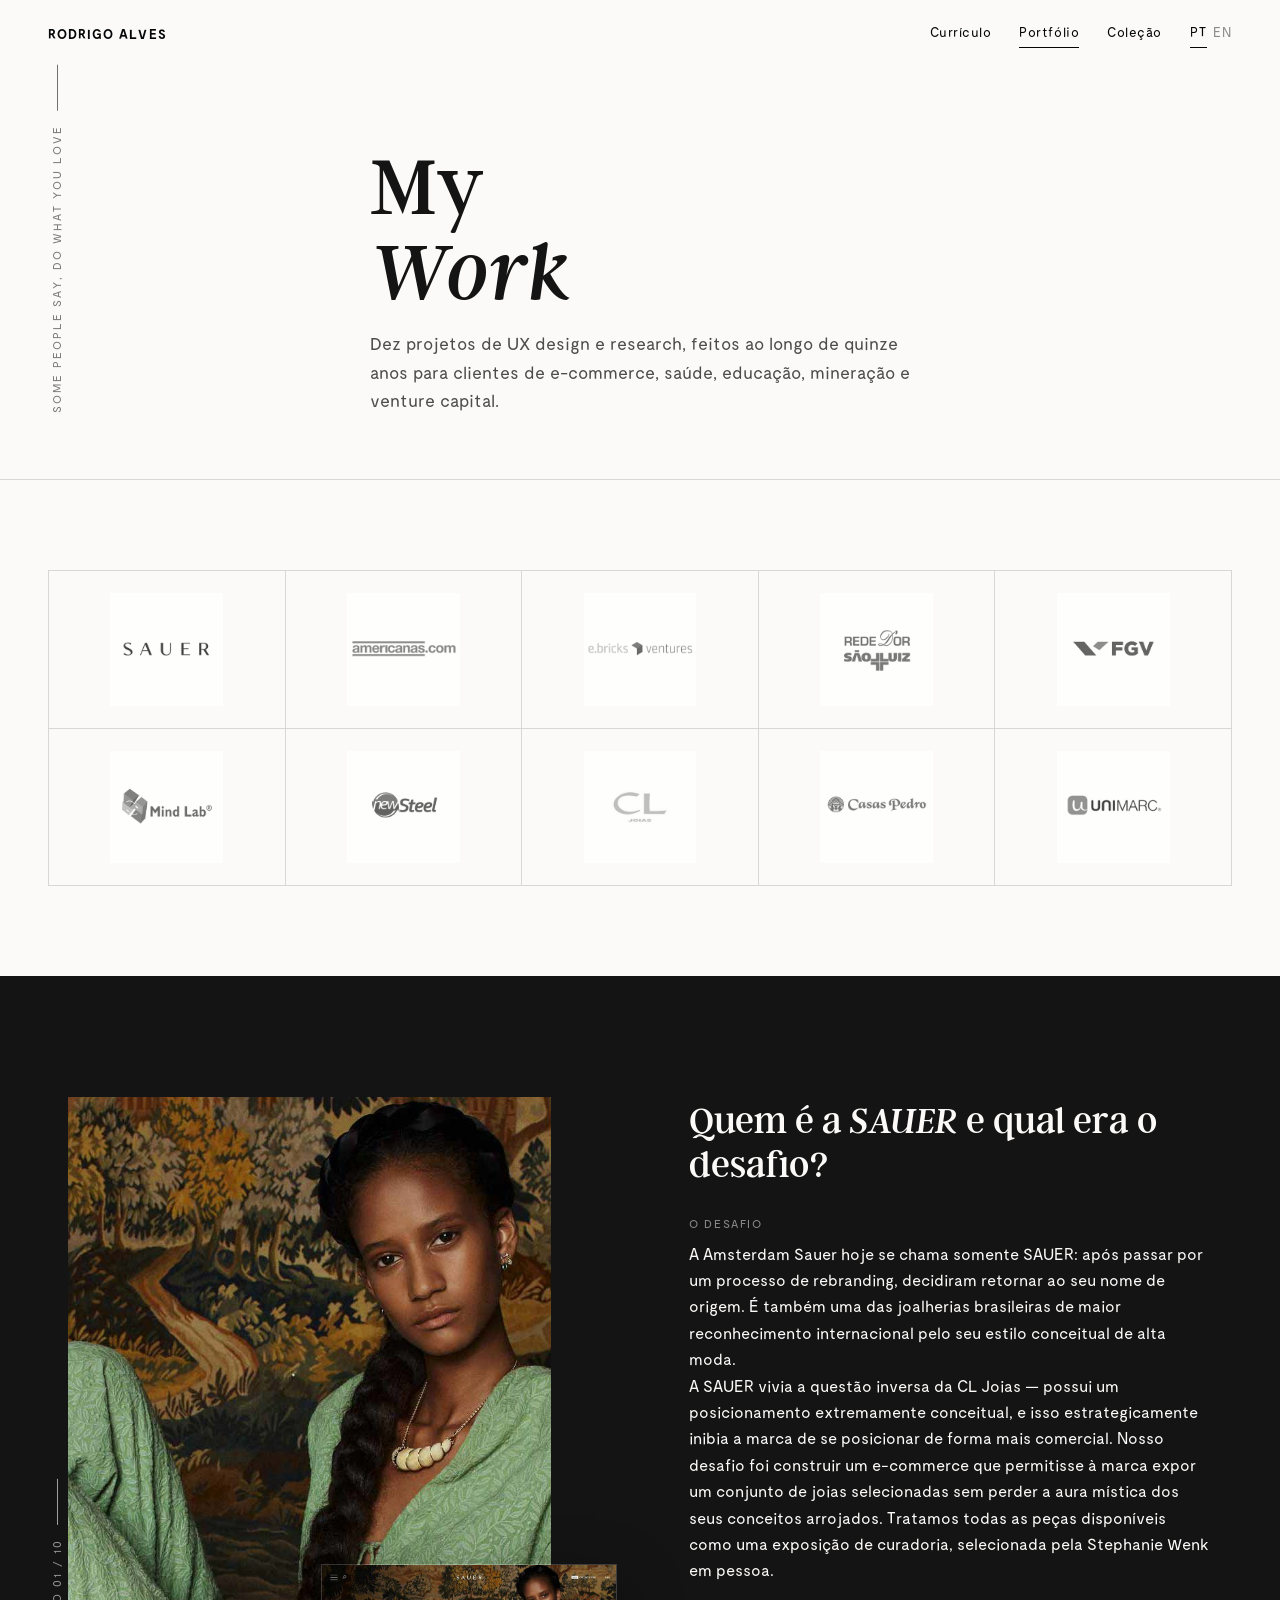
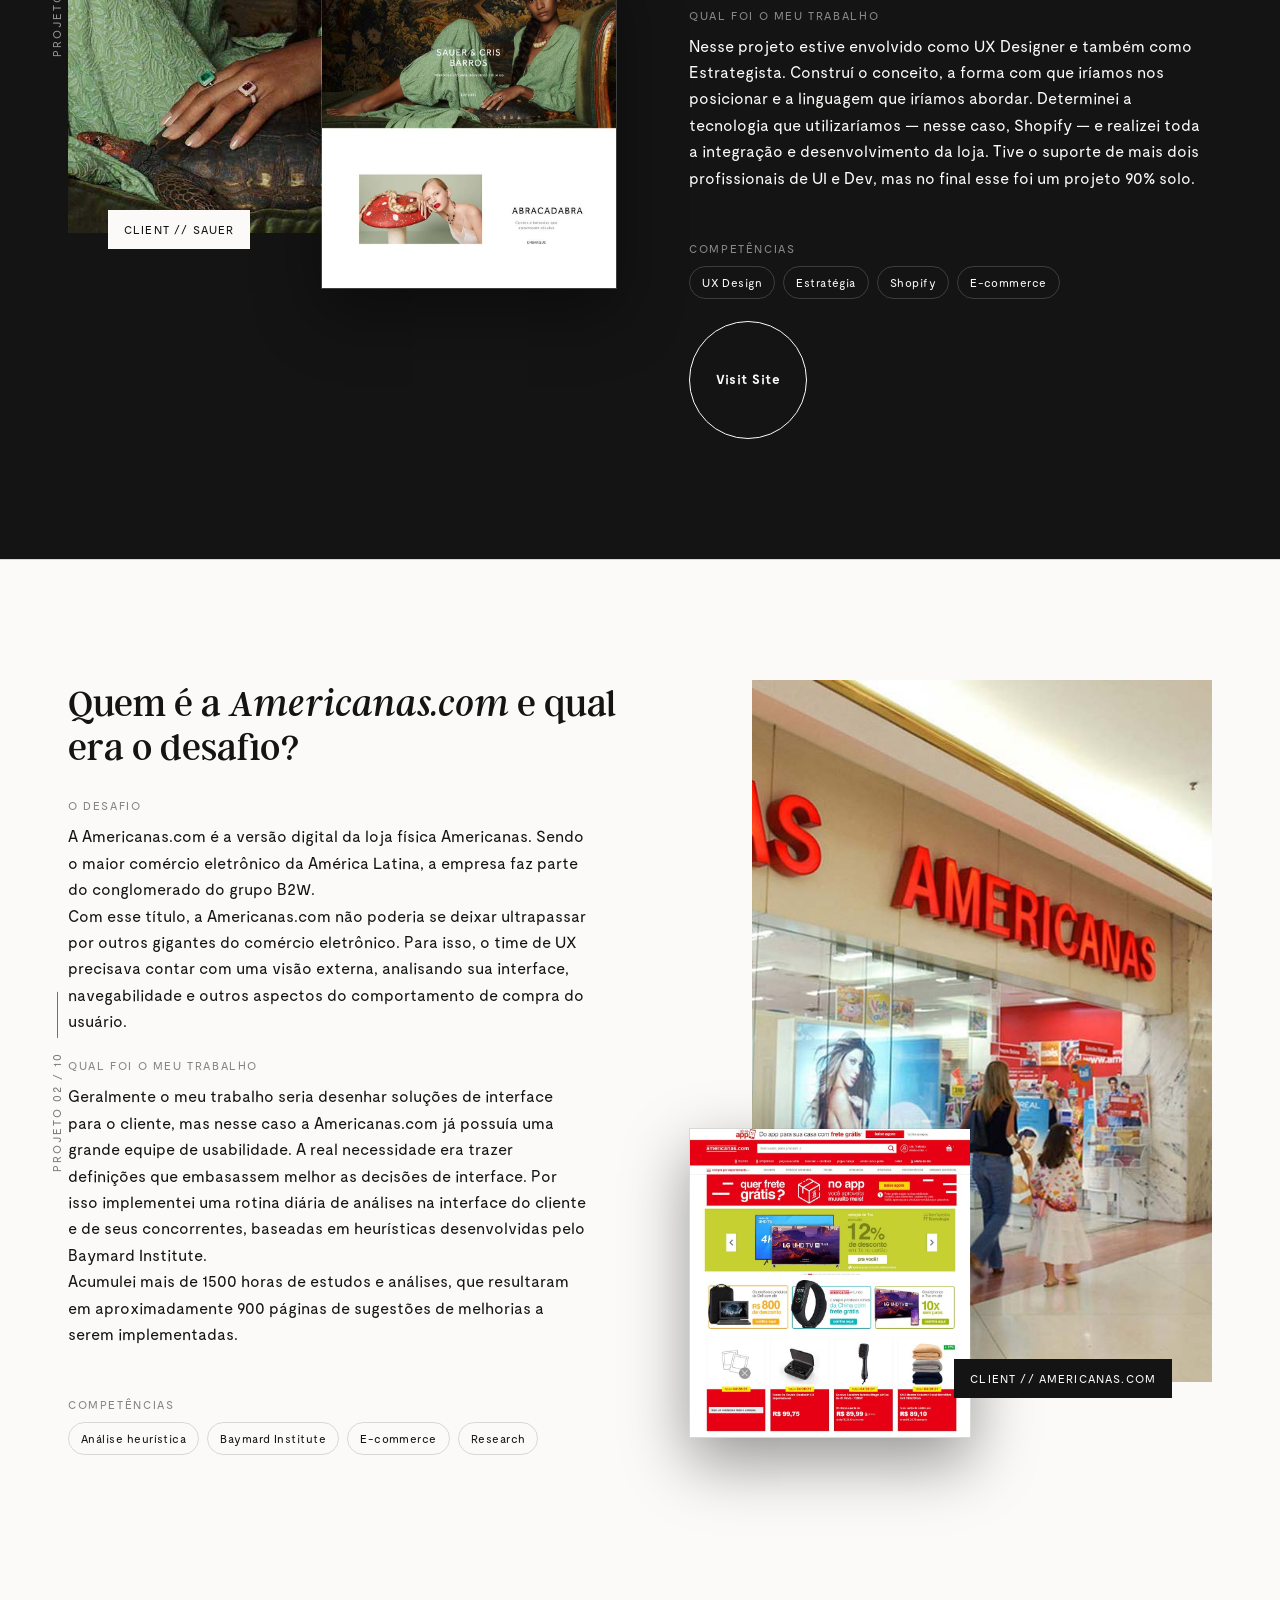
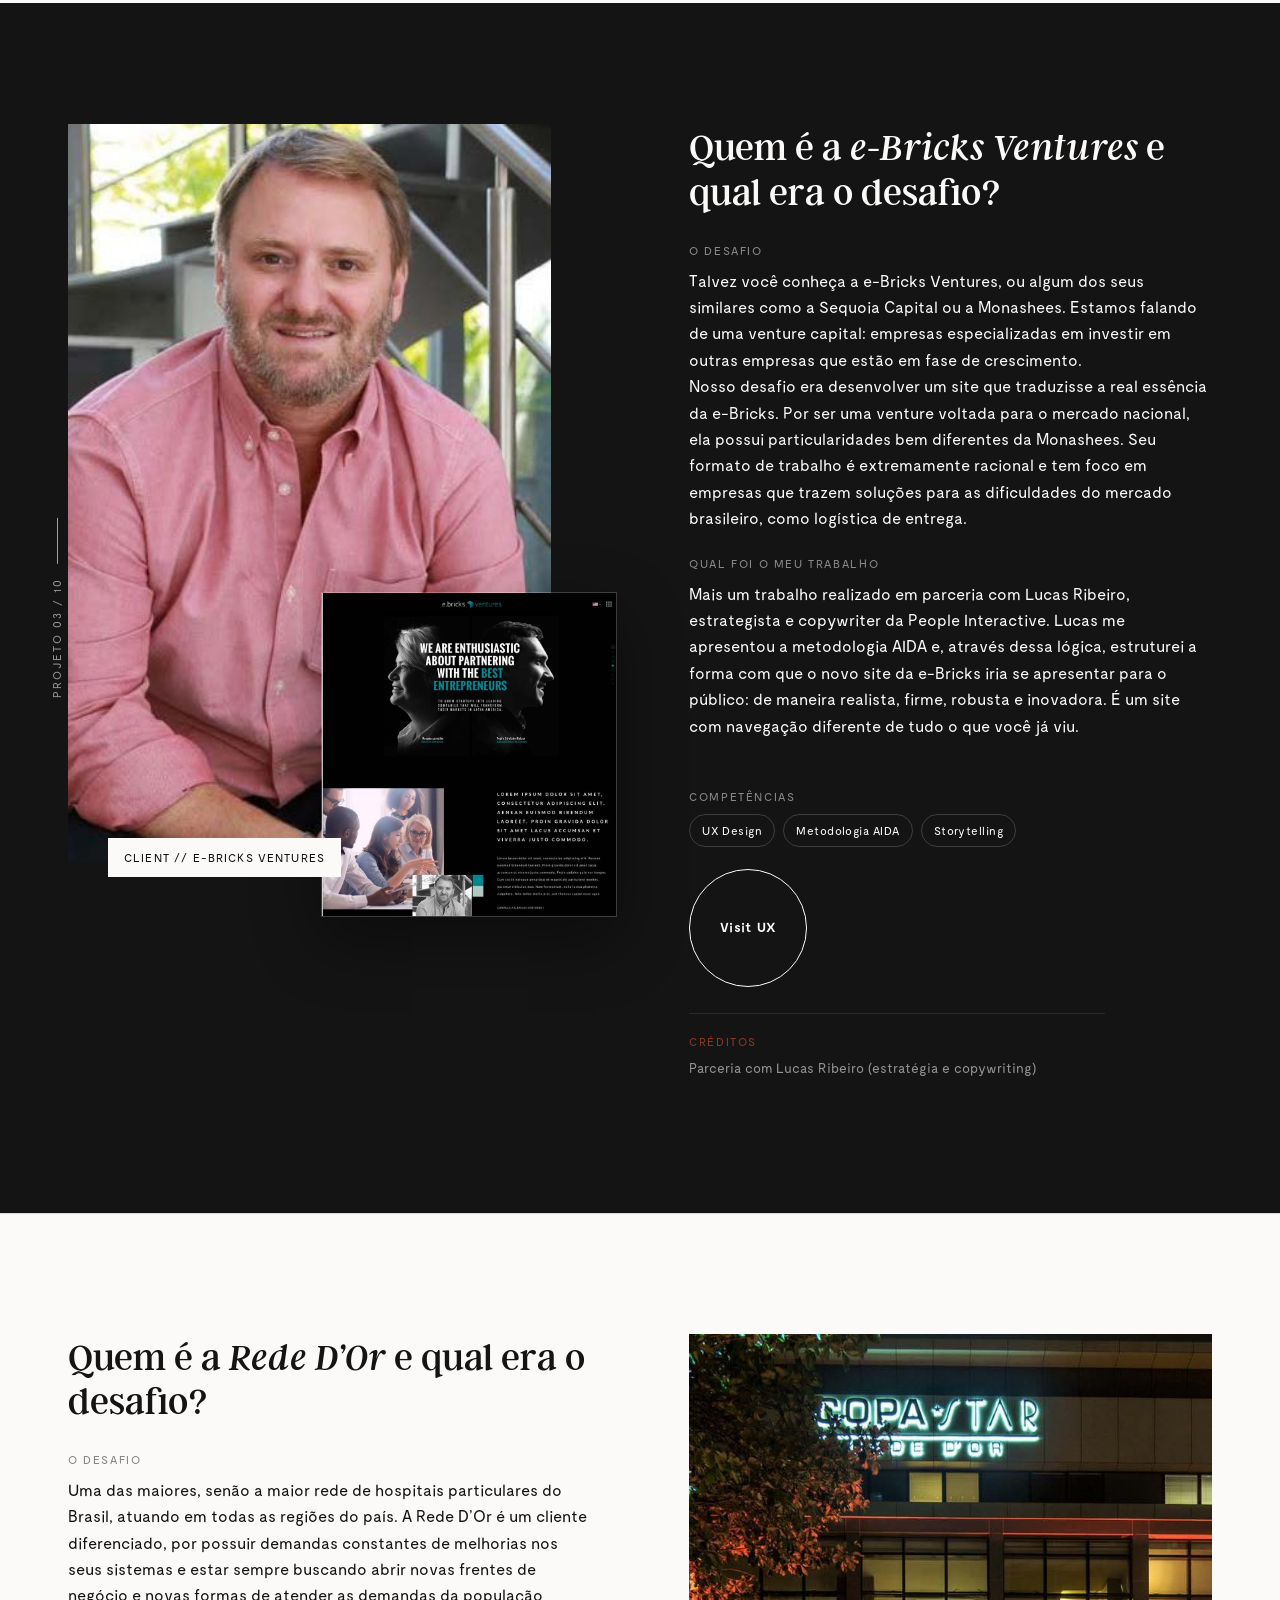
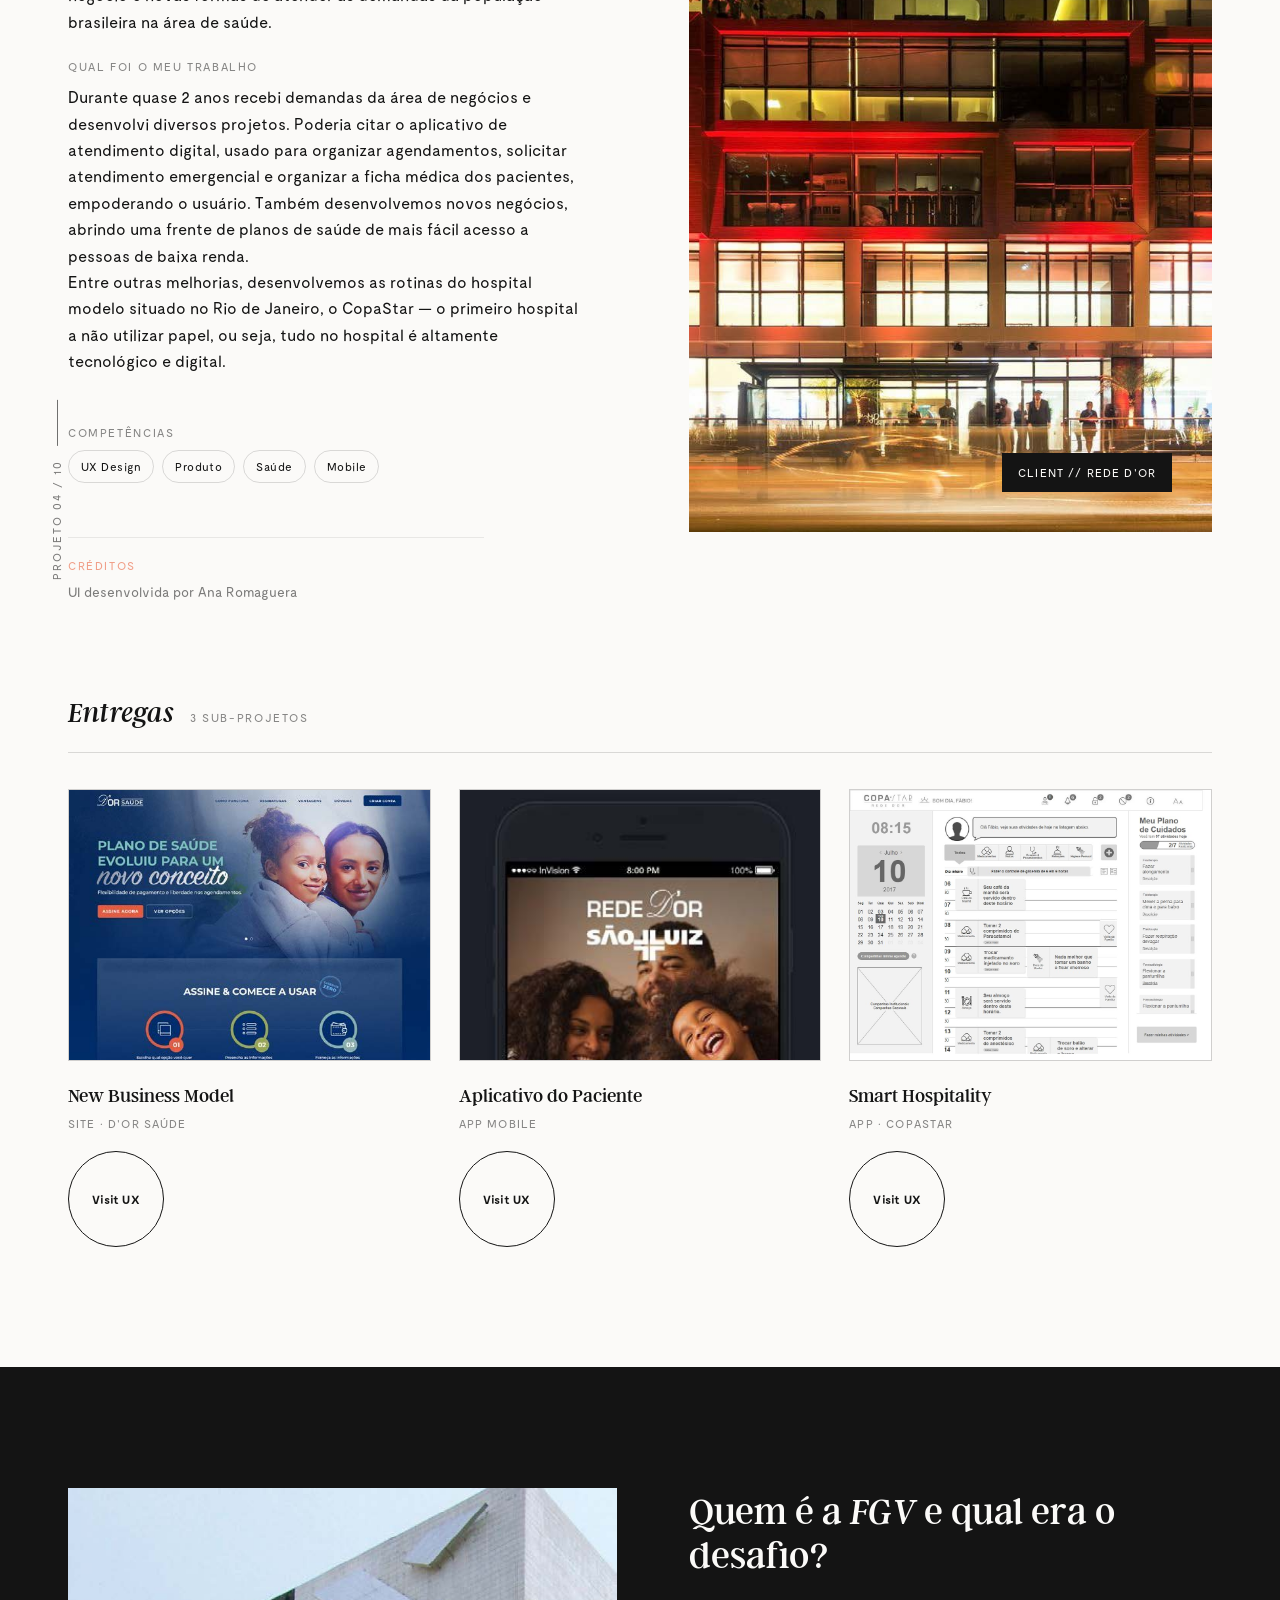
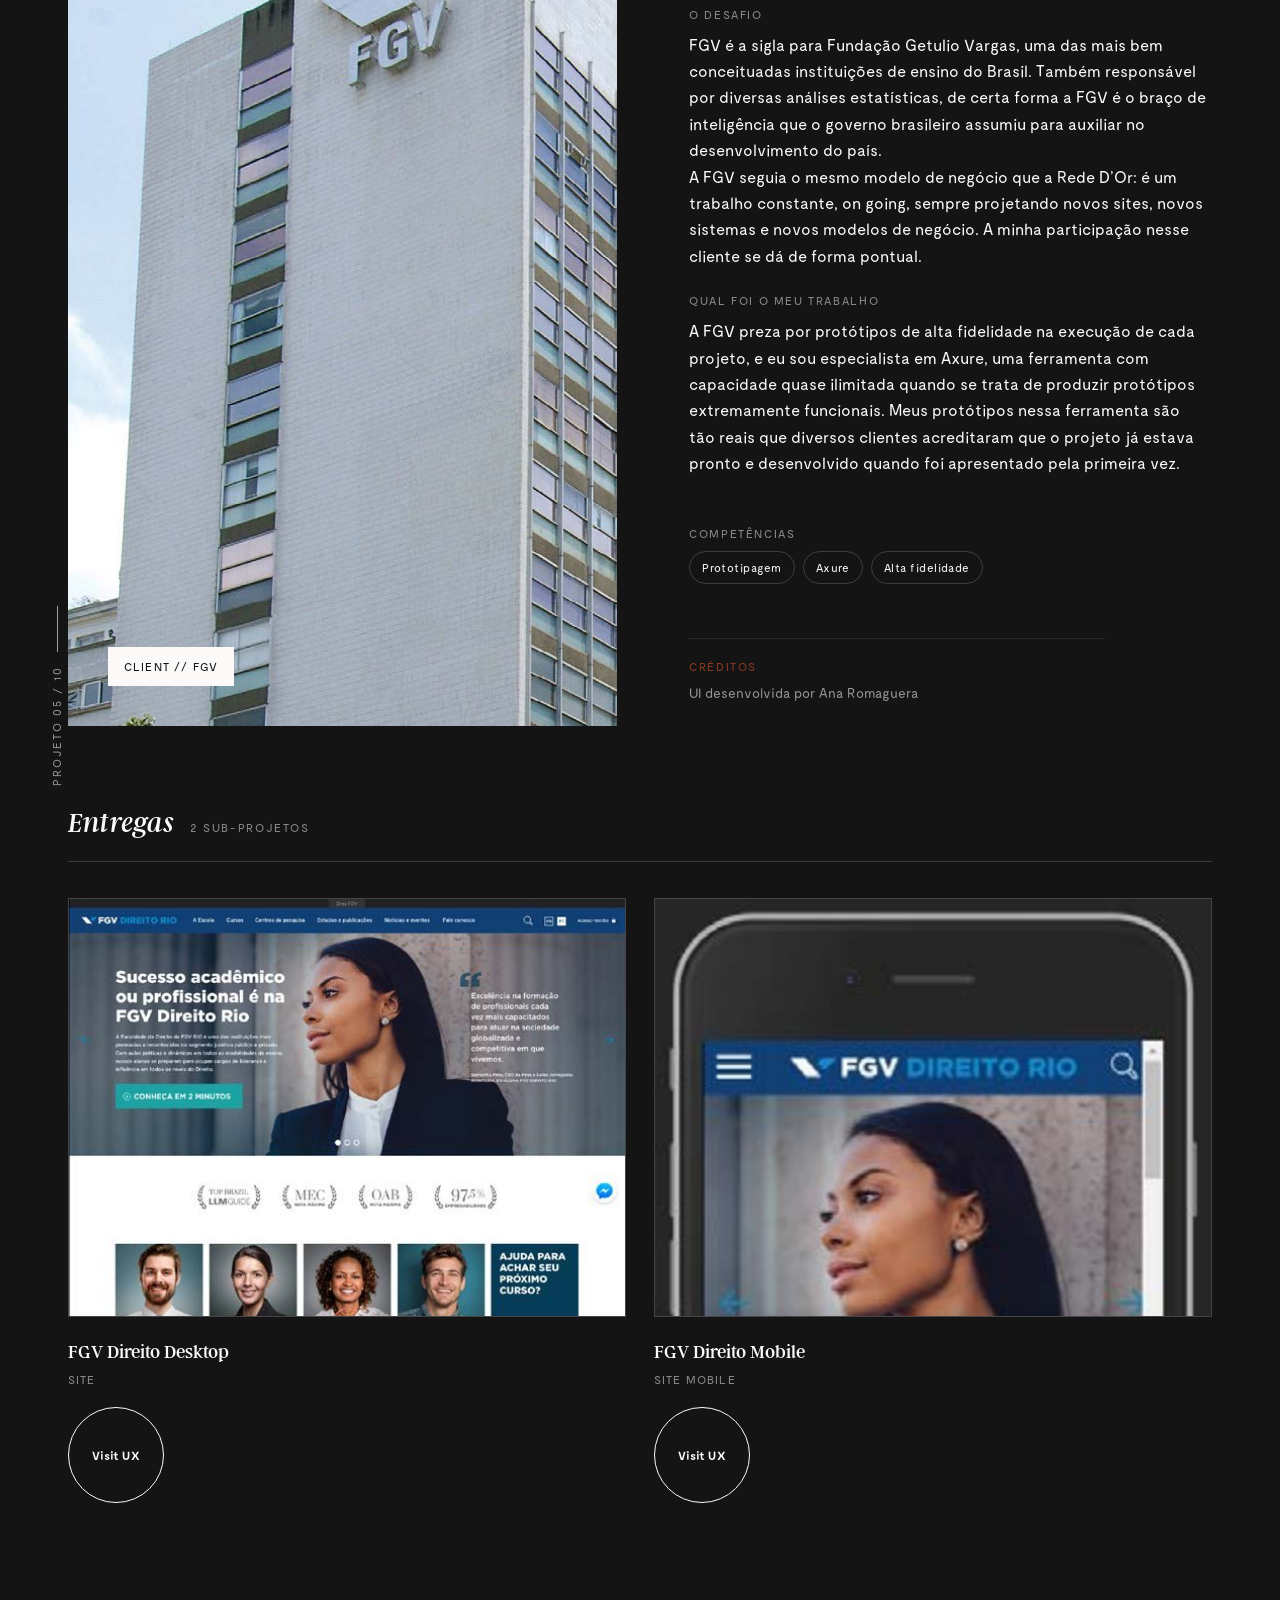
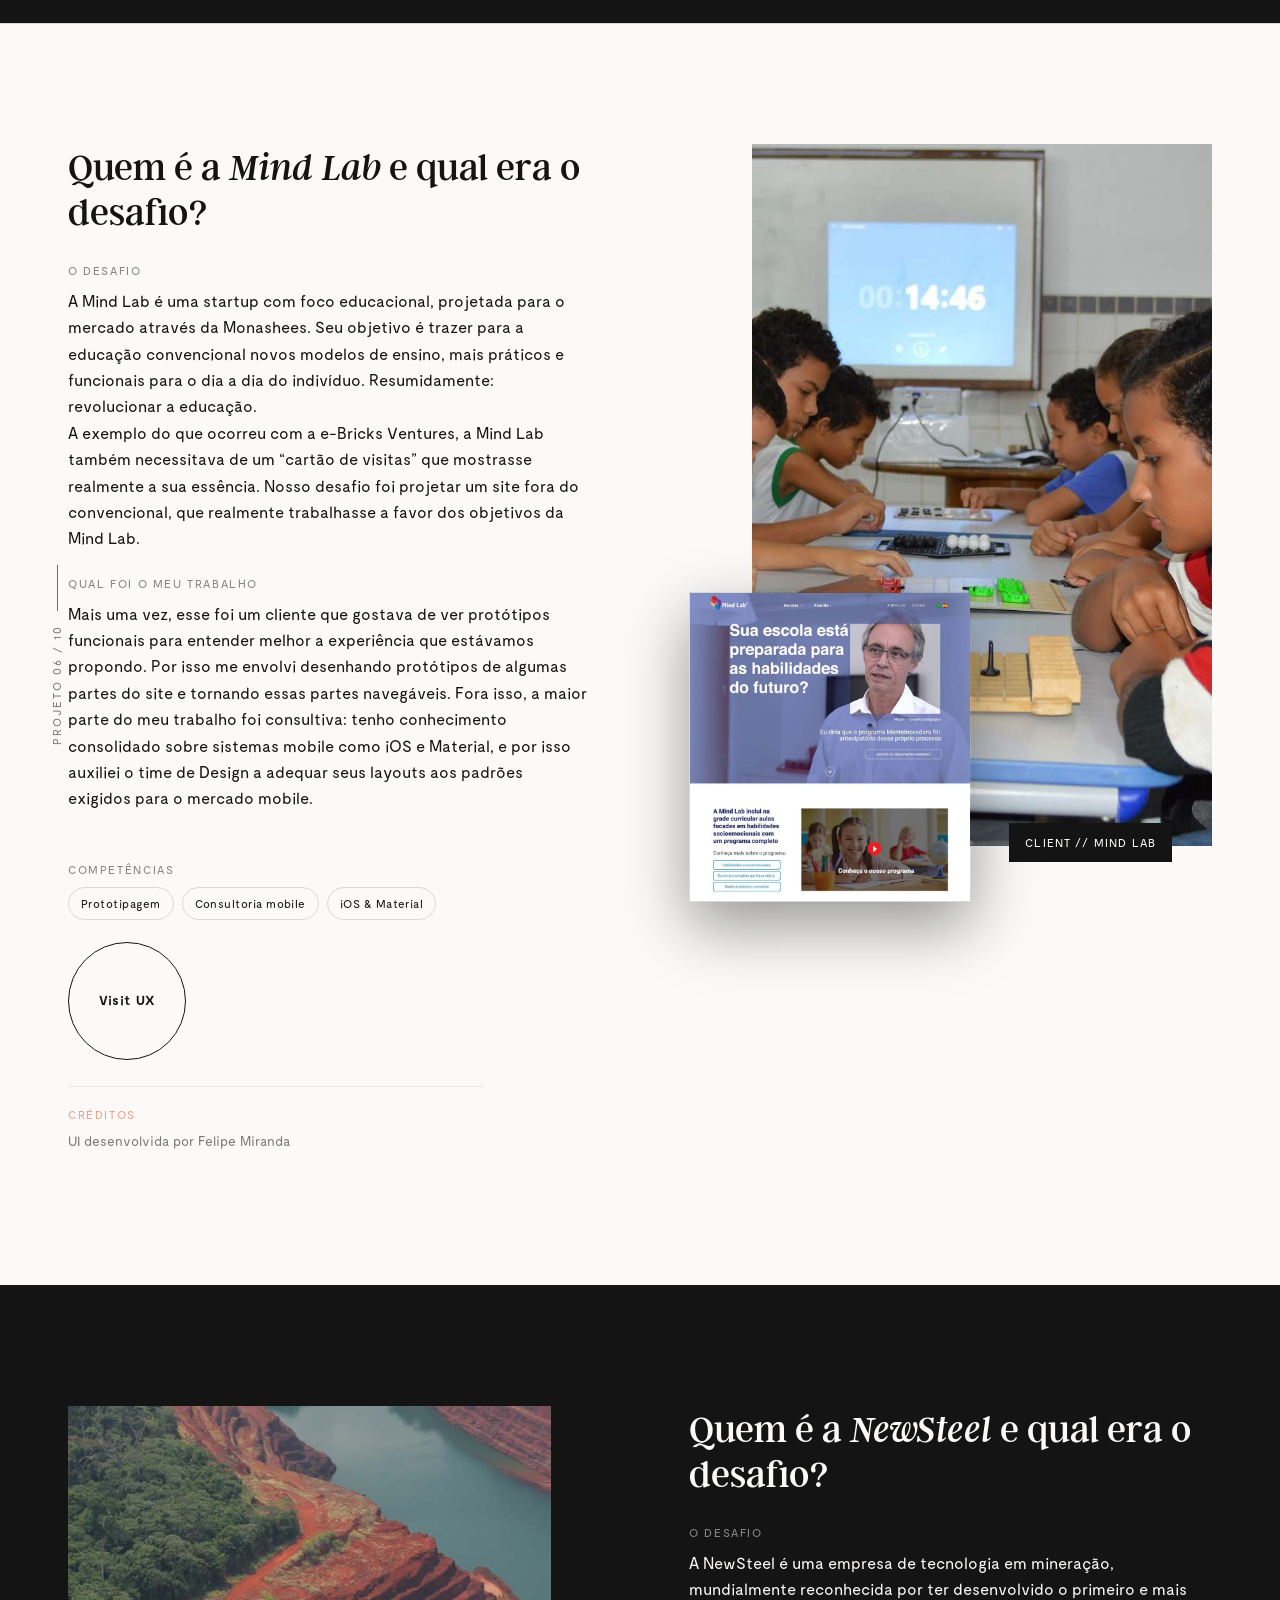
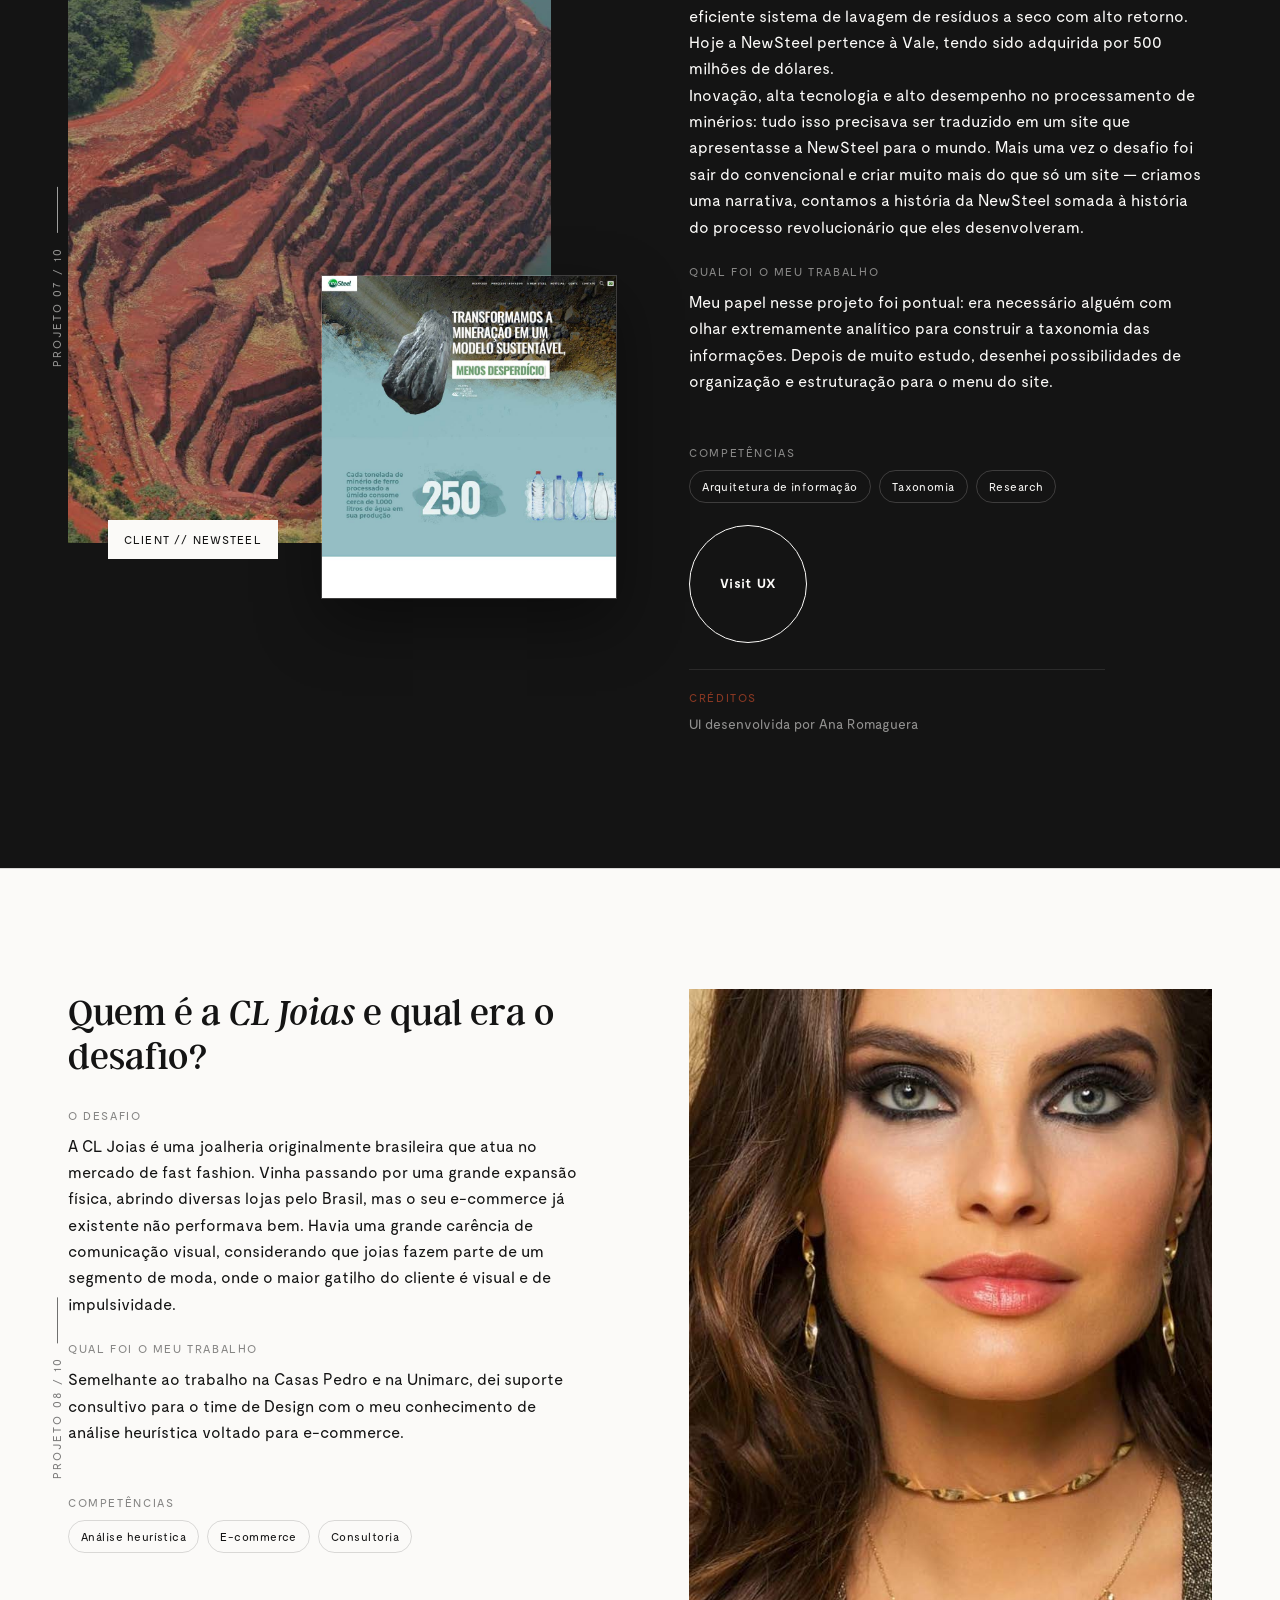
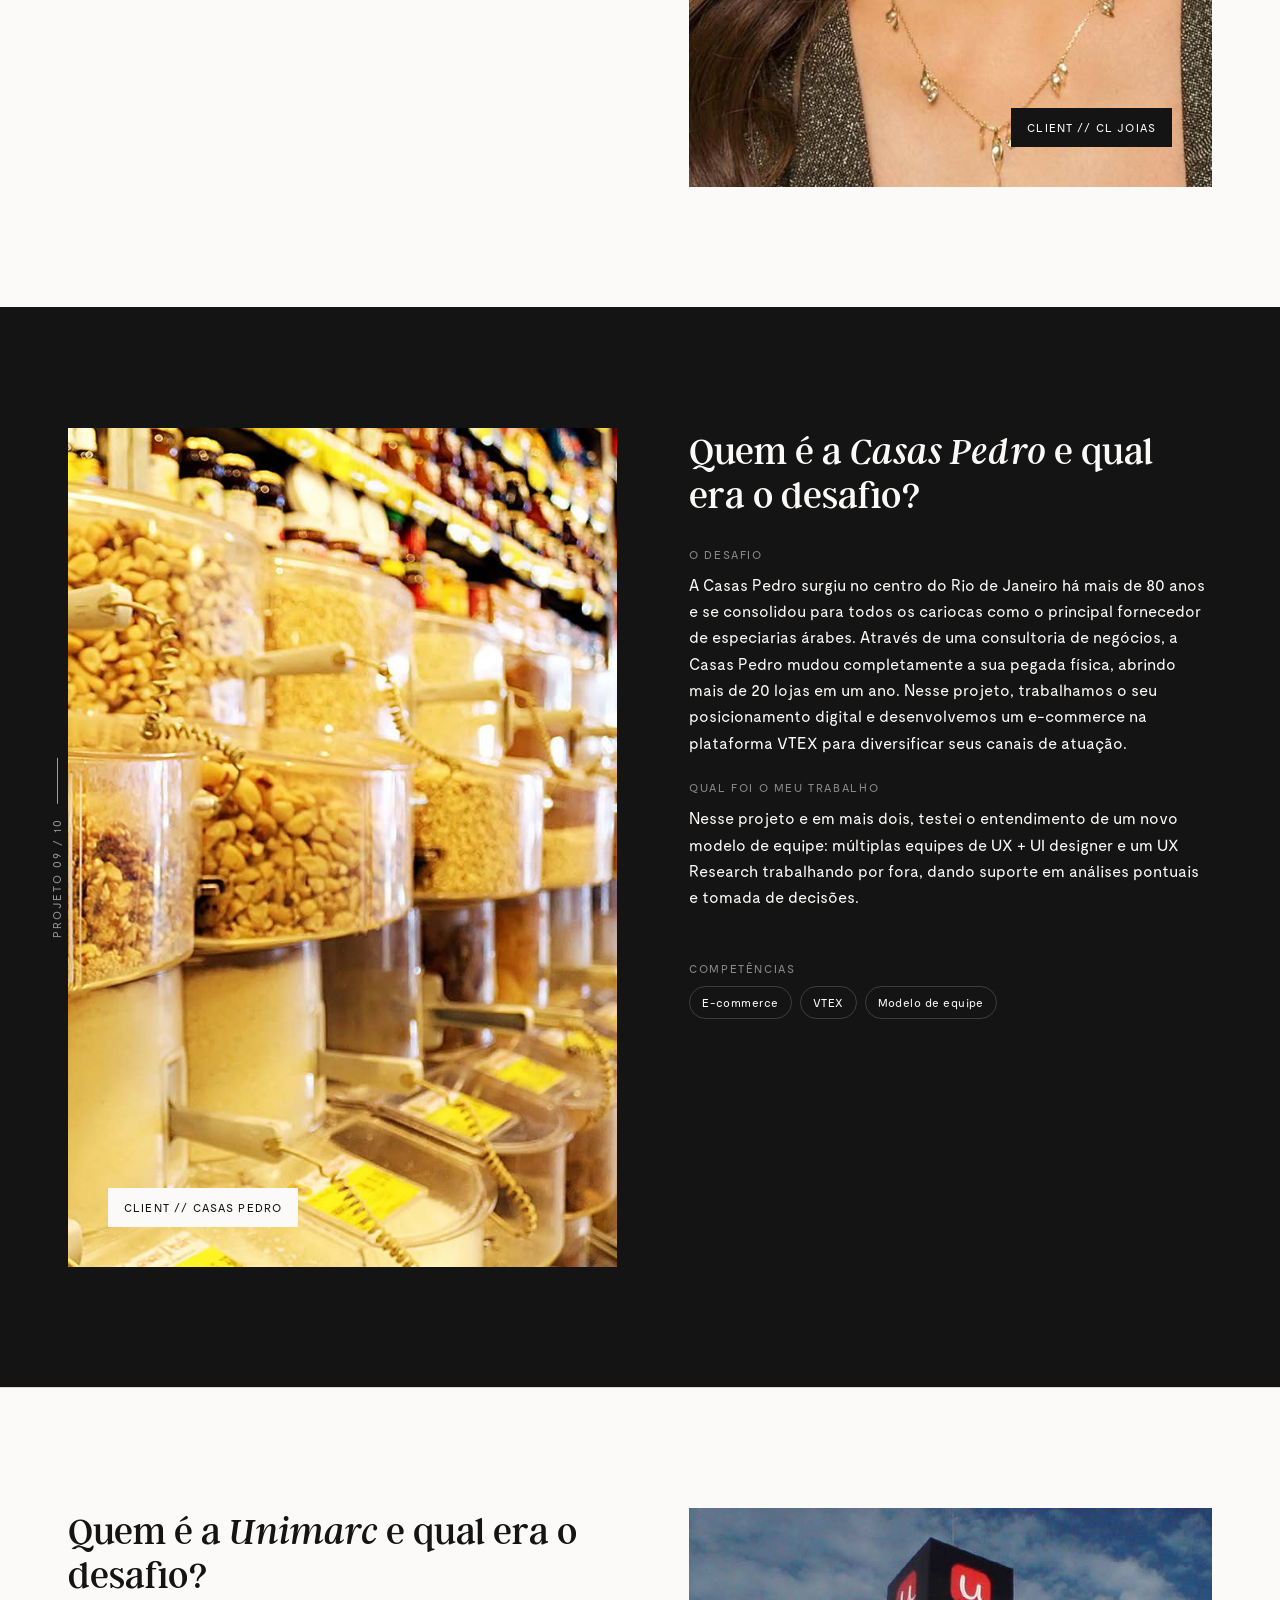
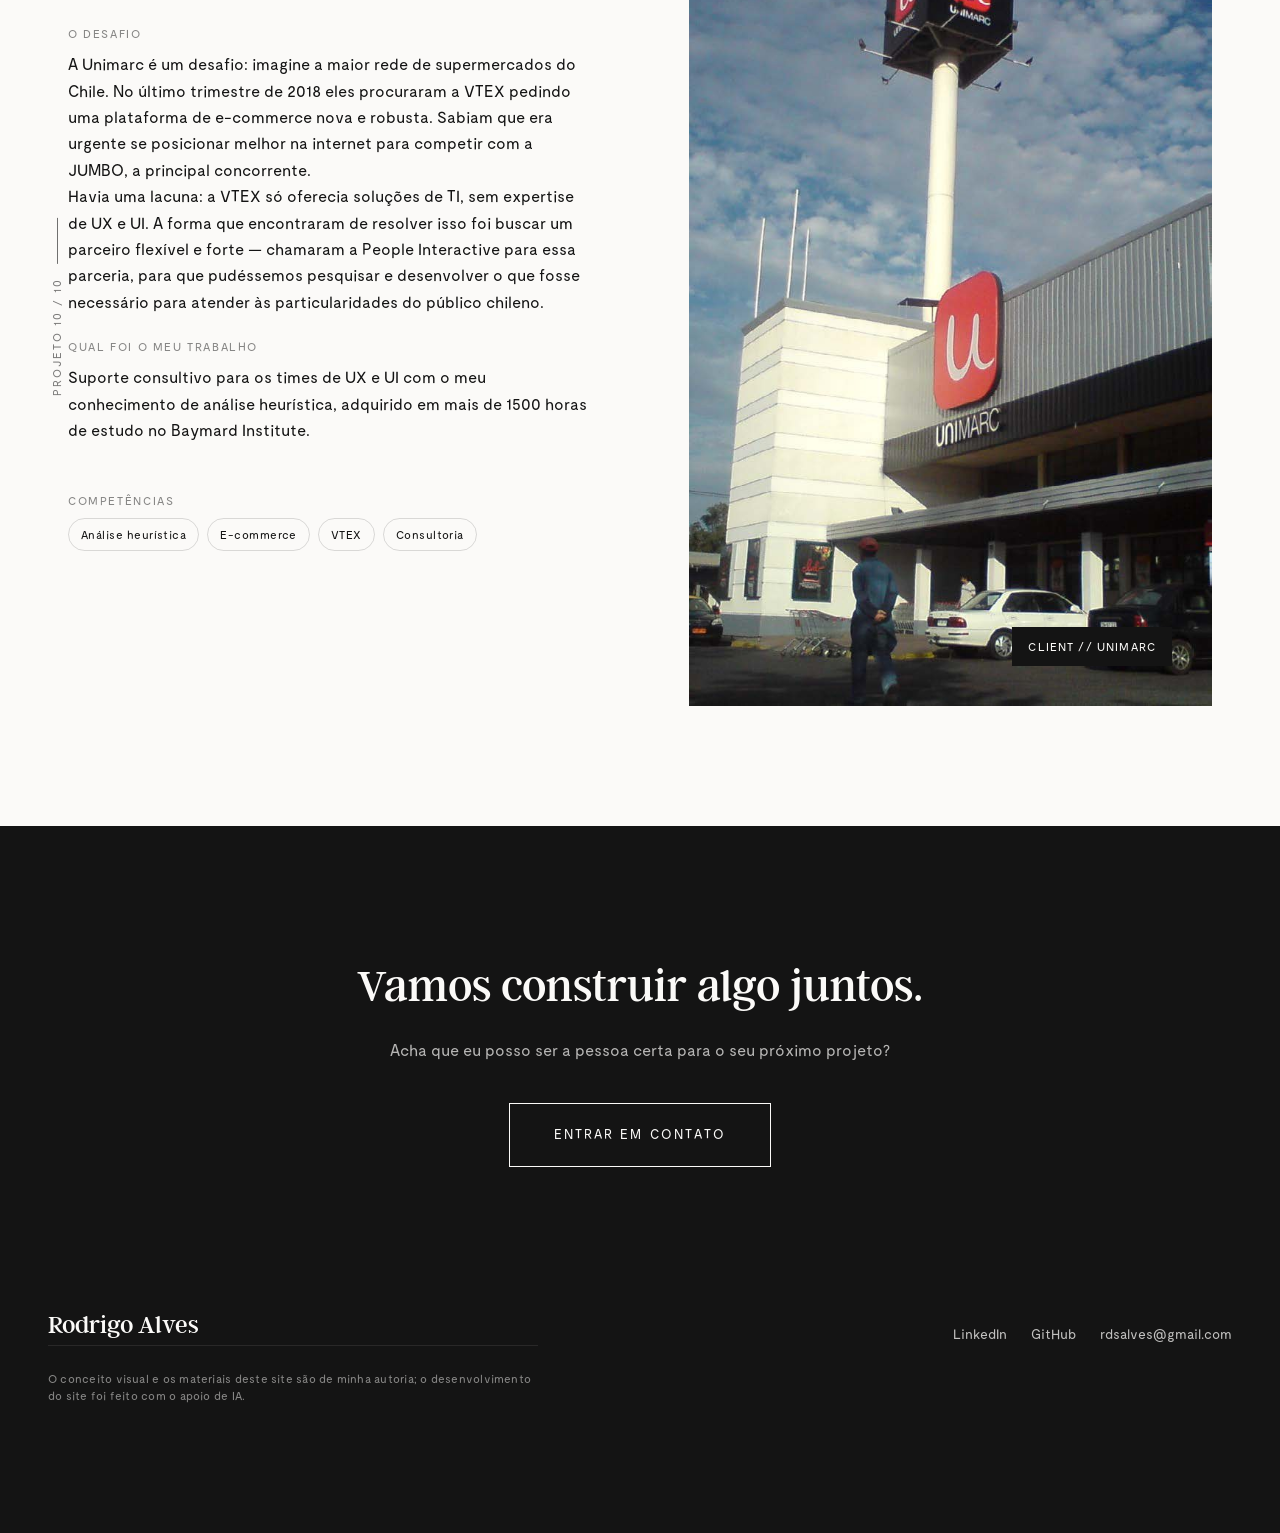
<file: portfolio.html>
<!doctype html>
<html lang="pt-BR">
<head>
  <meta charset="UTF-8" />
  <meta name="viewport" content="width=device-width, initial-scale=1.0" />
  <title data-en="Portfolio — Rodrigo Alves">Portfólio — Rodrigo Alves</title>
  <meta name="description" data-en="UX design and research projects by Rodrigo Alves for SAUER, Americanas.com, e-Bricks Ventures, Rede D'Or, FGV, Mind Lab, NewSteel and others." content="Projetos de UX design e research de Rodrigo Alves para SAUER, Americanas.com, e-Bricks Ventures, Rede D'Or, FGV, Mind Lab, NewSteel e outros." />
  <link rel="stylesheet" href="./assets/css/style.css" />
</head>
<body>

  <nav class="site-nav">
    <a href="./index.html" class="brand">Rodrigo Alves</a>
    <div class="nav-links">
      <a href="./cv.html" data-en="Résumé">Currículo</a>
      <a href="./portfolio.html" aria-current="page" data-en="Portfolio">Portfólio</a>
      <a href="./colecao.html" data-en="Collection">Coleção</a>
      <span class="lang-switch" role="group" aria-label="Idioma / Language">
        <button type="button" data-lang-set="pt" aria-pressed="true">PT</button>
        <button type="button" data-lang-set="en" aria-pressed="false">EN</button>
      </span>
    </div>
  </nav>

  <main id="top">

    <!-- ============ HERO ============ -->
    <section class="panel panel--light page-hero">
      <div class="rail">
        <span class="tick" aria-hidden="true"></span>
        <span>Some people say, do what you love</span>
      </div>
      <div class="wrap">
        <h1>My<br /><em>Work</em></h1>
        <p class="lede" data-en="Ten UX design and research projects, made over fifteen years for clients in e-commerce, healthcare, education, mining and venture capital.">Dez projetos de UX design e research, feitos ao longo de quinze anos para
        clientes de e-commerce, saúde, educação, mineração e venture capital.</p>
      </div>
    </section>

    <!-- ============ LOGOS ============ -->
    <section class="panel panel--light panel--tight">
      <div class="wrap">
        <div class="logo-grid" data-reveal>
          <div class="logo-cell"><a href="#sauer"><img src="./assets/img/logos/sauer.png" alt="SAUER" /></a></div>
          <div class="logo-cell"><a href="#americanas"><img src="./assets/img/logos/americanas.png" alt="Americanas.com" /></a></div>
          <div class="logo-cell"><a href="#ebricks"><img src="./assets/img/logos/ebricks.png" alt="e.bricks ventures" /></a></div>
          <div class="logo-cell"><a href="#redeor"><img src="./assets/img/logos/redeor.png" alt="Rede D'Or São Luiz" /></a></div>
          <div class="logo-cell"><a href="#fgv"><img src="./assets/img/logos/fgv.png" alt="FGV" /></a></div>
          <div class="logo-cell"><a href="#mindlab"><img src="./assets/img/logos/mindlab.png" alt="Mind Lab" /></a></div>
          <div class="logo-cell"><a href="#newsteel"><img src="./assets/img/logos/newsteel.png" alt="NewSteel" /></a></div>
          <div class="logo-cell"><a href="#cljoias"><img src="./assets/img/logos/cljoias.png" alt="CL Joias" /></a></div>
          <div class="logo-cell"><a href="#casaspedro"><img src="./assets/img/logos/casaspedro.png" alt="Casas Pedro" /></a></div>
          <div class="logo-cell"><a href="#unimarc"><img src="./assets/img/logos/unimarc.png" alt="Unimarc" /></a></div>
        </div>
      </div>
    </section>

    <!-- ============ SAUER ============ -->
    <section class="panel panel--dark" id="sauer">
      <div class="rail">
        <span class="tick" aria-hidden="true"></span>
        <span data-en="Project 01 / 10">Projeto 01 / 10</span>
      </div>
      <div class="spread" data-reveal>
        <div class="spread-media has-image">
          <img src="./assets/img/projects/sauer-hero.jpg" alt="SAUER" loading="lazy" />
          <figure class="work-shot">
            <img src="./assets/img/projects/sauer-work.jpg" alt="Interface do projeto SAUER" loading="lazy" />
          </figure>
          <span class="project-tag">Client // SAUER</span>
        </div>
        <div class="spread-content">
          <h3 data-en="Who is <em>SAUER</em> and what was the challenge?">Quem é a <em>SAUER</em> e qual era o desafio?</h3>
          <div class="spread-block">
            <h4 data-en="The challenge">O desafio</h4>
            <p data-en="Amsterdam Sauer today goes simply by SAUER: after a rebranding process, they decided to return to their original name. It is also one of the most internationally recognized Brazilian jewelers for its conceptual high-fashion style.">A Amsterdam Sauer hoje se chama somente SAUER: após passar por um processo de rebranding, decidiram retornar ao seu nome de origem. É também uma das joalherias brasileiras de maior reconhecimento internacional pelo seu estilo conceitual de alta moda.</p>
            <p data-en="SAUER faced the opposite problem of CL Joias: it has an extremely conceptual positioning, which strategically kept the brand from positioning itself in a more commercial way. Our challenge was to build an e-commerce that let the brand showcase a curated set of jewelry without losing the mystical aura of its bold concepts. We treated every available piece as a curated exhibition, selected by Stephanie Wenk herself.">A SAUER vivia a questão inversa da CL Joias — possui um posicionamento extremamente conceitual, e isso estrategicamente inibia a marca de se posicionar de forma mais comercial. Nosso desafio foi construir um e-commerce que permitisse à marca expor um conjunto de joias selecionadas sem perder a aura mística dos seus conceitos arrojados. Tratamos todas as peças disponíveis como uma exposição de curadoria, selecionada pela Stephanie Wenk em pessoa.</p>
          </div>
          <div class="spread-block">
            <h4 data-en="What I did">Qual foi o meu trabalho</h4>
            <p data-en="On this project I was involved as UX Designer and also as Strategist. I built the concept, the way we would position ourselves and the language we would use. I chose the technology we would use (in this case, Shopify) and handled the entire integration and development of the store. I had the support of two more UI and Dev professionals, but in the end this was a 90% solo project.">Nesse projeto estive envolvido como UX Designer e também como Estrategista. Construí o conceito, a forma com que iríamos nos posicionar e a linguagem que iríamos abordar. Determinei a tecnologia que utilizaríamos — nesse caso, Shopify — e realizei toda a integração e desenvolvimento da loja. Tive o suporte de mais dois profissionais de UI e Dev, mas no final esse foi um projeto 90% solo.</p>
          </div>
          <div class="spread-block" style="margin-top:26px;">
            <h4 data-en="Skills">Competências</h4>
            <div class="tag-list">
              <span class="tag">UX Design</span>
              <span class="tag" data-en="Strategy">Estratégia</span>
              <span class="tag">Shopify</span>
              <span class="tag">E-commerce</span>
            </div>
          </div>
          <div class="spread-actions">
            <a class="btn-circle" href="https://sauer1941.com/" target="_blank" rel="noopener">Visit Site</a>
          </div>
        </div>
      </div>
    </section>

    <!-- ============ AMERICANAS.COM ============ -->
    <section class="panel panel--light" id="americanas">
      <div class="rail">
        <span class="tick" aria-hidden="true"></span>
        <span data-en="Project 02 / 10">Projeto 02 / 10</span>
      </div>
      <div class="spread spread--reverse" data-reveal>
        <div class="spread-media has-image">
          <img src="./assets/img/projects/americanas-hero.jpg" alt="Americanas.com" loading="lazy" />
          <figure class="work-shot">
            <img src="./assets/img/projects/americanas-work.jpg" alt="Interface do projeto Americanas.com" loading="lazy" />
          </figure>
          <span class="project-tag">Client // Americanas.com</span>
        </div>
        <div class="spread-content">
          <h3 data-en="Who is <em>Americanas.com</em> and what was the challenge?">Quem é a <em>Americanas.com</em> e qual era o desafio?</h3>
          <div class="spread-block">
            <h4 data-en="The challenge">O desafio</h4>
            <p data-en="Americanas.com is the digital version of the physical Americanas store. As the largest e-commerce in Latin America, the company is part of the B2W group conglomerate.">A Americanas.com é a versão digital da loja física Americanas. Sendo o maior comércio eletrônico da América Latina, a empresa faz parte do conglomerado do grupo B2W.</p>
            <p data-en="With that title, Americanas.com could not let itself be overtaken by other e-commerce giants. For that, the UX team needed an outside perspective, analyzing its interface, navigability and other aspects of the user's buying behavior.">Com esse título, a Americanas.com não poderia se deixar ultrapassar por outros gigantes do comércio eletrônico. Para isso, o time de UX precisava contar com uma visão externa, analisando sua interface, navegabilidade e outros aspectos do comportamento de compra do usuário.</p>
          </div>
          <div class="spread-block">
            <h4 data-en="What I did">Qual foi o meu trabalho</h4>
            <p data-en="Usually my job would be to design interface solutions for the client, but in this case Americanas.com already had a large usability team. The real need was to bring definitions that would better ground interface decisions. So I set up a daily routine of analyses on the client's interface and its competitors', based on heuristics developed by the Baymard Institute.">Geralmente o meu trabalho seria desenhar soluções de interface para o cliente, mas nesse caso a Americanas.com já possuía uma grande equipe de usabilidade. A real necessidade era trazer definições que embasassem melhor as decisões de interface. Por isso implementei uma rotina diária de análises na interface do cliente e de seus concorrentes, baseadas em heurísticas desenvolvidas pelo Baymard Institute.</p>
            <p data-en="I accumulated over 1,500 hours of study and analysis, which resulted in roughly 900 pages of improvement suggestions to be implemented.">Acumulei mais de 1500 horas de estudos e análises, que resultaram em aproximadamente 900 páginas de sugestões de melhorias a serem implementadas.</p>
          </div>
          <div class="spread-block" style="margin-top:26px;">
            <h4 data-en="Skills">Competências</h4>
            <div class="tag-list">
              <span class="tag" data-en="Heuristic analysis">Análise heurística</span>
              <span class="tag">Baymard Institute</span>
              <span class="tag">E-commerce</span>
              <span class="tag">Research</span>
            </div>
          </div>
        </div>
      </div>
    </section>

    <!-- ============ E-BRICKS VENTURES ============ -->
    <section class="panel panel--dark" id="ebricks">
      <div class="rail">
        <span class="tick" aria-hidden="true"></span>
        <span data-en="Project 03 / 10">Projeto 03 / 10</span>
      </div>
      <div class="spread" data-reveal>
        <div class="spread-media has-image">
          <img src="./assets/img/projects/ebricks-hero.jpg" alt="e-Bricks Ventures" loading="lazy" />
          <figure class="work-shot">
            <img src="./assets/img/projects/ebricks-work.jpg" alt="Interface do projeto e-Bricks Ventures" loading="lazy" />
          </figure>
          <span class="project-tag">Client // e-Bricks Ventures</span>
        </div>
        <div class="spread-content">
          <h3 data-en="Who is <em>e-Bricks Ventures</em> and what was the challenge?">Quem é a <em>e-Bricks Ventures</em> e qual era o desafio?</h3>
          <div class="spread-block">
            <h4 data-en="The challenge">O desafio</h4>
            <p data-en="You may know e-Bricks Ventures, or some of its peers like Sequoia Capital or Monashees. We're talking about a venture capital firm: companies that specialize in investing in other companies in a growth phase.">Talvez você conheça a e-Bricks Ventures, ou algum dos seus similares como a Sequoia Capital ou a Monashees. Estamos falando de uma venture capital: empresas especializadas em investir em outras empresas que estão em fase de crescimento.</p>
            <p data-en="Our challenge was to build a website that conveyed the true essence of e-Bricks. As a venture focused on the national market, it has particularities quite different from Monashees. Its way of working is extremely rational and focuses on companies that bring solutions to the difficulties of the Brazilian market, such as delivery logistics.">Nosso desafio era desenvolver um site que traduzisse a real essência da e-Bricks. Por ser uma venture voltada para o mercado nacional, ela possui particularidades bem diferentes da Monashees. Seu formato de trabalho é extremamente racional e tem foco em empresas que trazem soluções para as dificuldades do mercado brasileiro, como logística de entrega.</p>
          </div>
          <div class="spread-block">
            <h4 data-en="What I did">Qual foi o meu trabalho</h4>
            <p data-en="Another project done in partnership with Lucas Ribeiro, strategist and copywriter at People Interactive. Lucas introduced me to the AIDA methodology and, through that logic, I structured how the new e-Bricks website would present itself to the public: in a realistic, firm, robust and innovative way. It's a website with navigation unlike anything you've seen.">Mais um trabalho realizado em parceria com Lucas Ribeiro, estrategista e copywriter da People Interactive. Lucas me apresentou a metodologia AIDA e, através dessa lógica, estruturei a forma com que o novo site da e-Bricks iria se apresentar para o público: de maneira realista, firme, robusta e inovadora. É um site com navegação diferente de tudo o que você já viu.</p>
          </div>
          <div class="spread-block" style="margin-top:26px;">
            <h4 data-en="Skills">Competências</h4>
            <div class="tag-list">
              <span class="tag">UX Design</span>
              <span class="tag" data-en="AIDA methodology">Metodologia AIDA</span>
              <span class="tag">Storytelling</span>
            </div>
          </div>
          <div class="spread-actions">
            <a class="btn-circle" href="http://vhxbo5.axshare.com/#g=1&amp;p=home_v5" target="_blank" rel="noopener">Visit UX</a>
          </div>
          <p class="spread-note" data-en="<strong>Credits</strong>In partnership with Lucas Ribeiro (strategy and copywriting)"><strong>Créditos</strong>Parceria com Lucas Ribeiro (estratégia e copywriting)</p>
        </div>
      </div>
    </section>

    <!-- ============ REDE D'OR ============ -->
    <section class="panel panel--light" id="redeor">
      <div class="rail">
        <span class="tick" aria-hidden="true"></span>
        <span data-en="Project 04 / 10">Projeto 04 / 10</span>
      </div>
      <div class="spread spread--reverse" data-reveal>
        <div class="spread-media has-image">
          <img src="./assets/img/projects/redeor-hero.jpg" alt="Rede D'Or — CopaStar" loading="lazy" />
          <span class="project-tag">Client // Rede D'Or</span>
        </div>
        <div class="spread-content">
          <h3 data-en="Who is <em>Rede D&rsquo;Or</em> and what was the challenge?">Quem é a <em>Rede D&rsquo;Or</em> e qual era o desafio?</h3>
          <div class="spread-block">
            <h4 data-en="The challenge">O desafio</h4>
            <p data-en="One of the largest, if not the largest private hospital network in Brazil, operating in every region of the country. Rede D&rsquo;Or is a distinctive client, with constant demands for improvements to its systems and always looking to open new business fronts and new ways to meet the healthcare needs of the Brazilian population.">Uma das maiores, senão a maior rede de hospitais particulares do Brasil, atuando em todas as regiões do país. A Rede D&rsquo;Or é um cliente diferenciado, por possuir demandas constantes de melhorias nos seus sistemas e estar sempre buscando abrir novas frentes de negócio e novas formas de atender as demandas da população brasileira na área de saúde.</p>
          </div>
          <div class="spread-block">
            <h4 data-en="What I did">Qual foi o meu trabalho</h4>
            <p data-en="For almost 2 years I took in demands from the business area and developed several projects. I could mention the digital care app, used to organize appointments, request emergency care and organize patients' medical records, empowering the user. We also developed new business, opening a front of health plans more easily accessible to lower-income people.">Durante quase 2 anos recebi demandas da área de negócios e desenvolvi diversos projetos. Poderia citar o aplicativo de atendimento digital, usado para organizar agendamentos, solicitar atendimento emergencial e organizar a ficha médica dos pacientes, empoderando o usuário. Também desenvolvemos novos negócios, abrindo uma frente de planos de saúde de mais fácil acesso a pessoas de baixa renda.</p>
            <p data-en="Among other improvements, we developed the routines for the model hospital in Rio de Janeiro, the CopaStar, the first fully paperless hospital, meaning everything in it is highly technological and digital.">Entre outras melhorias, desenvolvemos as rotinas do hospital modelo situado no Rio de Janeiro, o CopaStar — o primeiro hospital a não utilizar papel, ou seja, tudo no hospital é altamente tecnológico e digital.</p>
          </div>
          <div class="spread-block" style="margin-top:26px;">
            <h4 data-en="Skills">Competências</h4>
            <div class="tag-list">
              <span class="tag">UX Design</span>
              <span class="tag" data-en="Product">Produto</span>
              <span class="tag" data-en="Healthcare">Saúde</span>
              <span class="tag">Mobile</span>
            </div>
          </div>
          <p class="spread-note" data-en="<strong>Credits</strong>UI by Ana Romaguera"><strong>Créditos</strong>UI desenvolvida por Ana Romaguera</p>
        </div>
      </div>

      <div class="deliveries" data-reveal>
        <div class="deliveries-head">
          <h3 data-en="Deliveries">Entregas</h3>
          <span data-en="3 sub-projects">3 sub-projetos</span>
        </div>
        <div class="deliveries-grid">
          <article class="delivery">
            <div class="shot"><img src="./assets/img/projects/redeor-sample-1.jpg" alt="New Business Model" loading="lazy" /></div>
            <h4>New Business Model</h4>
            <p class="kind" data-en="Website · D'Or Saúde">Site · D'Or Saúde</p>
            <div class="go"><a class="btn-circle" href="https://www.figma.com/file/LT9lFbXFDOPP7m7303reosPI/LP-Cart%C3%A3o-Associado?node-id=126%3A326" target="_blank" rel="noopener">Visit UX</a></div>
          </article>
          <article class="delivery">
            <div class="shot"><img src="./assets/img/projects/redeor-sample-2.jpg" alt="Aplicativo do Paciente" loading="lazy" /></div>
            <h4 data-en="Patient App">Aplicativo do Paciente</h4>
            <p class="kind" data-en="Mobile app">App mobile</p>
            <div class="go"><a class="btn-circle" href="http://id1fcu.axshare.com/#g=1&amp;p=iphone_frame" target="_blank" rel="noopener">Visit UX</a></div>
          </article>
          <article class="delivery">
            <div class="shot"><img src="./assets/img/projects/redeor-smart.jpg" alt="Smart Hospitality" loading="lazy" /></div>
            <h4>Smart Hospitality</h4>
            <p class="kind">App · CopaStar</p>
            <div class="go"><a class="btn-circle" href="http://49y2fg.axshare.com/#g=1&amp;p=paciente" target="_blank" rel="noopener">Visit UX</a></div>
          </article>
        </div>
      </div>
    </section>

    <!-- ============ FGV ============ -->
    <section class="panel panel--dark" id="fgv">
      <div class="rail">
        <span class="tick" aria-hidden="true"></span>
        <span data-en="Project 05 / 10">Projeto 05 / 10</span>
      </div>
      <div class="spread" data-reveal>
        <div class="spread-media has-image">
          <img src="./assets/img/projects/fgv-hero.jpg" alt="FGV" loading="lazy" />
          <span class="project-tag">Client // FGV</span>
        </div>
        <div class="spread-content">
          <h3 data-en="Who is <em>FGV</em> and what was the challenge?">Quem é a <em>FGV</em> e qual era o desafio?</h3>
          <div class="spread-block">
            <h4 data-en="The challenge">O desafio</h4>
            <p data-en="FGV stands for Fundação Getulio Vargas, one of the most respected educational institutions in Brazil. Also responsible for many statistical analyses, in a way FGV is the intelligence arm the Brazilian government relies on to support the country's development.">FGV é a sigla para Fundação Getulio Vargas, uma das mais bem conceituadas instituições de ensino do Brasil. Também responsável por diversas análises estatísticas, de certa forma a FGV é o braço de inteligência que o governo brasileiro assumiu para auxiliar no desenvolvimento do país.</p>
            <p data-en="FGV followed the same business model as Rede D&rsquo;Or: it's constant, ongoing work, always designing new websites, new systems and new business models. My participation with this client is punctual.">A FGV seguia o mesmo modelo de negócio que a Rede D&rsquo;Or: é um trabalho constante, on going, sempre projetando novos sites, novos sistemas e novos modelos de negócio. A minha participação nesse cliente se dá de forma pontual.</p>
          </div>
          <div class="spread-block">
            <h4 data-en="What I did">Qual foi o meu trabalho</h4>
            <p data-en="FGV values high-fidelity prototypes in the execution of each project, and I'm an Axure specialist, a tool with almost unlimited capability when it comes to producing extremely functional prototypes. My prototypes in it are so real that several clients believed the project was already finished and built when it was first presented.">A FGV preza por protótipos de alta fidelidade na execução de cada projeto, e eu sou especialista em Axure, uma ferramenta com capacidade quase ilimitada quando se trata de produzir protótipos extremamente funcionais. Meus protótipos nessa ferramenta são tão reais que diversos clientes acreditaram que o projeto já estava pronto e desenvolvido quando foi apresentado pela primeira vez.</p>
          </div>
          <div class="spread-block" style="margin-top:26px;">
            <h4 data-en="Skills">Competências</h4>
            <div class="tag-list">
              <span class="tag" data-en="Prototyping">Prototipagem</span>
              <span class="tag">Axure</span>
              <span class="tag" data-en="High fidelity">Alta fidelidade</span>
            </div>
          </div>
          <p class="spread-note" data-en="<strong>Credits</strong>UI by Ana Romaguera"><strong>Créditos</strong>UI desenvolvida por Ana Romaguera</p>
        </div>
      </div>

      <div class="deliveries" data-reveal>
        <div class="deliveries-head">
          <h3 data-en="Deliveries">Entregas</h3>
          <span data-en="2 sub-projects">2 sub-projetos</span>
        </div>
        <div class="deliveries-grid">
          <article class="delivery">
            <div class="shot"><img src="./assets/img/projects/fgv-sample-2.jpg" alt="FGV Direito Desktop" loading="lazy" /></div>
            <h4>FGV Direito Desktop</h4>
            <p class="kind" data-en="Website">Site</p>
            <div class="go"><a class="btn-circle" href="http://vr3uns.axshare.com/#g=1&amp;p=home" target="_blank" rel="noopener">Visit UX</a></div>
          </article>
          <article class="delivery">
            <div class="shot"><img src="./assets/img/projects/fgv-sample-1.jpg" alt="FGV Direito Mobile" loading="lazy" /></div>
            <h4>FGV Direito Mobile</h4>
            <p class="kind" data-en="Mobile website">Site mobile</p>
            <div class="go"><a class="btn-circle" href="http://vr3uns.axshare.com/#g=1&amp;p=mobile" target="_blank" rel="noopener">Visit UX</a></div>
          </article>
        </div>
      </div>
    </section>

    <!-- ============ MIND LAB ============ -->
    <section class="panel panel--light" id="mindlab">
      <div class="rail">
        <span class="tick" aria-hidden="true"></span>
        <span data-en="Project 06 / 10">Projeto 06 / 10</span>
      </div>
      <div class="spread spread--reverse" data-reveal>
        <div class="spread-media has-image">
          <img src="./assets/img/projects/mindlab-hero.jpg" alt="Mind Lab" loading="lazy" />
          <figure class="work-shot">
            <img src="./assets/img/projects/mindlab-work.jpg" alt="Interface do projeto Mind Lab" loading="lazy" />
          </figure>
          <span class="project-tag">Client // Mind Lab</span>
        </div>
        <div class="spread-content">
          <h3 data-en="Who is <em>Mind Lab</em> and what was the challenge?">Quem é a <em>Mind Lab</em> e qual era o desafio?</h3>
          <div class="spread-block">
            <h4 data-en="The challenge">O desafio</h4>
            <p data-en="Mind Lab is an education-focused startup, brought to market through Monashees. Its goal is to bring new teaching models to conventional education, more practical and functional for the individual's daily life. In short: to revolutionize education.">A Mind Lab é uma startup com foco educacional, projetada para o mercado através da Monashees. Seu objetivo é trazer para a educação convencional novos modelos de ensino, mais práticos e funcionais para o dia a dia do indivíduo. Resumidamente: revolucionar a educação.</p>
            <p data-en="Like what happened with e-Bricks Ventures, Mind Lab also needed a &ldquo;business card&rdquo; that truly showed its essence. Our challenge was to design an unconventional website that genuinely worked in favor of Mind Lab's goals.">A exemplo do que ocorreu com a e-Bricks Ventures, a Mind Lab também necessitava de um &ldquo;cartão de visitas&rdquo; que mostrasse realmente a sua essência. Nosso desafio foi projetar um site fora do convencional, que realmente trabalhasse a favor dos objetivos da Mind Lab.</p>
          </div>
          <div class="spread-block">
            <h4 data-en="What I did">Qual foi o meu trabalho</h4>
            <p data-en="Once again, this was a client that liked to see functional prototypes to better understand the experience we were proposing. So I got involved designing prototypes of some parts of the site and making those parts navigable. Beyond that, most of my work was consultative: I have solid knowledge of mobile systems like iOS and Material, so I helped the Design team adapt their layouts to the standards required by the mobile market.">Mais uma vez, esse foi um cliente que gostava de ver protótipos funcionais para entender melhor a experiência que estávamos propondo. Por isso me envolvi desenhando protótipos de algumas partes do site e tornando essas partes navegáveis. Fora isso, a maior parte do meu trabalho foi consultiva: tenho conhecimento consolidado sobre sistemas mobile como iOS e Material, e por isso auxiliei o time de Design a adequar seus layouts aos padrões exigidos para o mercado mobile.</p>
          </div>
          <div class="spread-block" style="margin-top:26px;">
            <h4 data-en="Skills">Competências</h4>
            <div class="tag-list">
              <span class="tag" data-en="Prototyping">Prototipagem</span>
              <span class="tag" data-en="Mobile consulting">Consultoria mobile</span>
              <span class="tag">iOS &amp; Material</span>
            </div>
          </div>
          <div class="spread-actions">
            <a class="btn-circle" href="http://w76ni8.axshare.com/#g=1&amp;p=mundo_mind_lab" target="_blank" rel="noopener">Visit UX</a>
          </div>
          <p class="spread-note" data-en="<strong>Credits</strong>UI by Felipe Miranda"><strong>Créditos</strong>UI desenvolvida por Felipe Miranda</p>
        </div>
      </div>
    </section>

    <!-- ============ NEWSTEEL ============ -->
    <section class="panel panel--dark" id="newsteel">
      <div class="rail">
        <span class="tick" aria-hidden="true"></span>
        <span data-en="Project 07 / 10">Projeto 07 / 10</span>
      </div>
      <div class="spread" data-reveal>
        <div class="spread-media has-image">
          <img src="./assets/img/projects/newsteel-hero.jpg" alt="NewSteel" loading="lazy" />
          <figure class="work-shot">
            <img src="./assets/img/projects/newsteel-work.jpg" alt="Interface do projeto NewSteel" loading="lazy" />
          </figure>
          <span class="project-tag">Client // NewSteel</span>
        </div>
        <div class="spread-content">
          <h3 data-en="Who is <em>NewSteel</em> and what was the challenge?">Quem é a <em>NewSteel</em> e qual era o desafio?</h3>
          <div class="spread-block">
            <h4 data-en="The challenge">O desafio</h4>
            <p data-en="NewSteel is a mining technology company, recognized worldwide for having developed the first and most efficient high-yield dry tailings processing system. Today NewSteel belongs to Vale, having been acquired for 500 million dollars.">A NewSteel é uma empresa de tecnologia em mineração, mundialmente reconhecida por ter desenvolvido o primeiro e mais eficiente sistema de lavagem de resíduos a seco com alto retorno. Hoje a NewSteel pertence à Vale, tendo sido adquirida por 500 milhões de dólares.</p>
            <p data-en="Innovation, high technology and high performance in ore processing: all of that needed to be translated into a website that would present NewSteel to the world. Once again the challenge was to break from the conventional and create much more than just a website: we created a narrative, telling NewSteel's story alongside the story of the revolutionary process they developed.">Inovação, alta tecnologia e alto desempenho no processamento de minérios: tudo isso precisava ser traduzido em um site que apresentasse a NewSteel para o mundo. Mais uma vez o desafio foi sair do convencional e criar muito mais do que só um site — criamos uma narrativa, contamos a história da NewSteel somada à história do processo revolucionário que eles desenvolveram.</p>
          </div>
          <div class="spread-block">
            <h4 data-en="What I did">Qual foi o meu trabalho</h4>
            <p data-en="My role in this project was punctual: it needed someone with an extremely analytical eye to build the information taxonomy. After much study, I designed options for organizing and structuring the site's menu.">Meu papel nesse projeto foi pontual: era necessário alguém com olhar extremamente analítico para construir a taxonomia das informações. Depois de muito estudo, desenhei possibilidades de organização e estruturação para o menu do site.</p>
          </div>
          <div class="spread-block" style="margin-top:26px;">
            <h4 data-en="Skills">Competências</h4>
            <div class="tag-list">
              <span class="tag" data-en="Information architecture">Arquitetura de informação</span>
              <span class="tag" data-en="Taxonomy">Taxonomia</span>
              <span class="tag">Research</span>
            </div>
          </div>
          <div class="spread-actions">
            <a class="btn-circle" href="http://nnqmmg.axshare.com/#g=1&amp;p=menu_ns_v1" target="_blank" rel="noopener">Visit UX</a>
          </div>
          <p class="spread-note" data-en="<strong>Credits</strong>UI by Ana Romaguera"><strong>Créditos</strong>UI desenvolvida por Ana Romaguera</p>
        </div>
      </div>
    </section>

    <!-- ============ CL JOIAS ============ -->
    <section class="panel panel--light" id="cljoias">
      <div class="rail">
        <span class="tick" aria-hidden="true"></span>
        <span data-en="Project 08 / 10">Projeto 08 / 10</span>
      </div>
      <div class="spread spread--reverse" data-reveal>
        <div class="spread-media has-image">
          <img src="./assets/img/projects/cljoias-hero.jpg" alt="CL Joias" loading="lazy" />
          <span class="project-tag">Client // CL Joias</span>
        </div>
        <div class="spread-content">
          <h3 data-en="Who is <em>CL Joias</em> and what was the challenge?">Quem é a <em>CL Joias</em> e qual era o desafio?</h3>
          <div class="spread-block">
            <h4 data-en="The challenge">O desafio</h4>
            <p data-en="CL Joias is an originally Brazilian jeweler operating in the fast fashion market. It was going through a major physical expansion, opening several stores across Brazil, but its existing e-commerce was not performing well. There was a strong lack of visual communication, considering that jewelry belongs to a fashion segment where the customer's main trigger is visual and impulsive.">A CL Joias é uma joalheria originalmente brasileira que atua no mercado de fast fashion. Vinha passando por uma grande expansão física, abrindo diversas lojas pelo Brasil, mas o seu e-commerce já existente não performava bem. Havia uma grande carência de comunicação visual, considerando que joias fazem parte de um segmento de moda, onde o maior gatilho do cliente é visual e de impulsividade.</p>
          </div>
          <div class="spread-block">
            <h4 data-en="What I did">Qual foi o meu trabalho</h4>
            <p data-en="Similar to the work at Casas Pedro and Unimarc, I gave consultative support to the Design team with my heuristic analysis knowledge focused on e-commerce.">Semelhante ao trabalho na Casas Pedro e na Unimarc, dei suporte consultivo para o time de Design com o meu conhecimento de análise heurística voltado para e-commerce.</p>
          </div>
          <div class="spread-block" style="margin-top:26px;">
            <h4 data-en="Skills">Competências</h4>
            <div class="tag-list">
              <span class="tag" data-en="Heuristic analysis">Análise heurística</span>
              <span class="tag">E-commerce</span>
              <span class="tag" data-en="Consulting">Consultoria</span>
            </div>
          </div>
        </div>
      </div>
    </section>

    <!-- ============ CASAS PEDRO ============ -->
    <section class="panel panel--dark" id="casaspedro">
      <div class="rail">
        <span class="tick" aria-hidden="true"></span>
        <span data-en="Project 09 / 10">Projeto 09 / 10</span>
      </div>
      <div class="spread" data-reveal>
        <div class="spread-media has-image">
          <img src="./assets/img/projects/casaspedro-hero.jpg" alt="Casas Pedro" loading="lazy" />
          <span class="project-tag">Client // Casas Pedro</span>
        </div>
        <div class="spread-content">
          <h3 data-en="Who is <em>Casas Pedro</em> and what was the challenge?">Quem é a <em>Casas Pedro</em> e qual era o desafio?</h3>
          <div class="spread-block">
            <h4 data-en="The challenge">O desafio</h4>
            <p data-en="Casas Pedro started in downtown Rio de Janeiro over 80 years ago and became, for every carioca, the main supplier of Arabic spices. Through a business consultancy, Casas Pedro completely changed its physical footprint, opening more than 20 stores in a year. On this project, we worked on its digital positioning and built an e-commerce on the VTEX platform to diversify its channels.">A Casas Pedro surgiu no centro do Rio de Janeiro há mais de 80 anos e se consolidou para todos os cariocas como o principal fornecedor de especiarias árabes. Através de uma consultoria de negócios, a Casas Pedro mudou completamente a sua pegada física, abrindo mais de 20 lojas em um ano. Nesse projeto, trabalhamos o seu posicionamento digital e desenvolvemos um e-commerce na plataforma VTEX para diversificar seus canais de atuação.</p>
          </div>
          <div class="spread-block">
            <h4 data-en="What I did">Qual foi o meu trabalho</h4>
            <p data-en="On this project and two others, I tested the understanding of a new team model: multiple UX + UI designer teams and a UX Researcher working externally, supporting with punctual analyses and decision-making.">Nesse projeto e em mais dois, testei o entendimento de um novo modelo de equipe: múltiplas equipes de UX + UI designer e um UX Research trabalhando por fora, dando suporte em análises pontuais e tomada de decisões.</p>
          </div>
          <div class="spread-block" style="margin-top:26px;">
            <h4 data-en="Skills">Competências</h4>
            <div class="tag-list">
              <span class="tag">E-commerce</span>
              <span class="tag">VTEX</span>
              <span class="tag" data-en="Team model">Modelo de equipe</span>
            </div>
          </div>
        </div>
      </div>
    </section>

    <!-- ============ UNIMARC ============ -->
    <section class="panel panel--light" id="unimarc">
      <div class="rail">
        <span class="tick" aria-hidden="true"></span>
        <span data-en="Project 10 / 10">Projeto 10 / 10</span>
      </div>
      <div class="spread spread--reverse" data-reveal>
        <div class="spread-media has-image">
          <img src="./assets/img/projects/unimarc-hero.jpg" alt="Unimarc" loading="lazy" />
          <span class="project-tag">Client // Unimarc</span>
        </div>
        <div class="spread-content">
          <h3 data-en="Who is <em>Unimarc</em> and what was the challenge?">Quem é a <em>Unimarc</em> e qual era o desafio?</h3>
          <div class="spread-block">
            <h4 data-en="The challenge">O desafio</h4>
            <p data-en="Unimarc is a challenge: imagine the largest supermarket chain in Chile. In the last quarter of 2018 they approached VTEX asking for a new and robust e-commerce platform. They knew it was urgent to position themselves better online to compete with JUMBO, their main competitor.">A Unimarc é um desafio: imagine a maior rede de supermercados do Chile. No último trimestre de 2018 eles procuraram a VTEX pedindo uma plataforma de e-commerce nova e robusta. Sabiam que era urgente se posicionar melhor na internet para competir com a JUMBO, a principal concorrente.</p>
            <p data-en="There was a gap: VTEX only offered IT solutions, without UX and UI expertise. The way they found to solve it was to look for a flexible, strong partner: they called People Interactive for this partnership, so we could research and develop whatever was needed to meet the particularities of the Chilean audience.">Havia uma lacuna: a VTEX só oferecia soluções de TI, sem expertise de UX e UI. A forma que encontraram de resolver isso foi buscar um parceiro flexível e forte — chamaram a People Interactive para essa parceria, para que pudéssemos pesquisar e desenvolver o que fosse necessário para atender às particularidades do público chileno.</p>
          </div>
          <div class="spread-block">
            <h4 data-en="What I did">Qual foi o meu trabalho</h4>
            <p data-en="Consultative support for the UX and UI teams with my heuristic analysis knowledge, gained over 1,500 hours of study at the Baymard Institute.">Suporte consultivo para os times de UX e UI com o meu conhecimento de análise heurística, adquirido em mais de 1500 horas de estudo no Baymard Institute.</p>
          </div>
          <div class="spread-block" style="margin-top:26px;">
            <h4 data-en="Skills">Competências</h4>
            <div class="tag-list">
              <span class="tag" data-en="Heuristic analysis">Análise heurística</span>
              <span class="tag">E-commerce</span>
              <span class="tag">VTEX</span>
              <span class="tag" data-en="Consulting">Consultoria</span>
            </div>
          </div>
        </div>
      </div>
    </section>

  </main>

  <footer class="panel panel--dark" id="contato">
    <div class="wrap">
      <div class="closing" data-reveal style="padding:0;">
        <h2 data-en="Let&rsquo;s build something together.">Vamos construir algo juntos.</h2>
        <p data-en="Think I might be the right person for your next project?">Acha que eu posso ser a pessoa certa para o seu próximo projeto?</p>
        <a class="btn-box" href="mailto:rdsalves@gmail.com" data-en="Get in touch">Entrar em contato</a>
      </div>
      <div class="site-footer" style="padding-bottom:0; margin-top:72px;">
        <span class="mark">Rodrigo Alves</span>
        <div class="links">
          <a href="https://www.linkedin.com/in/rdsalves" target="_blank" rel="noopener">LinkedIn</a>
          <a href="https://github.com/rdsalvesPUC" target="_blank" rel="noopener">GitHub</a>
          <a href="mailto:rdsalves@gmail.com">rdsalves@gmail.com</a>
        </div>
      </div>
      <p class="ai-note" data-en="The visual concept and materials of this site are my own; the site's development was done with the help of AI.">O conceito visual e os materiais deste site são de minha autoria; o desenvolvimento do site foi feito com o apoio de IA.</p>
    </div>
  </footer>

  <script src="./assets/js/script.js"></script>
</body>
</html>
</file>
<file: assets/css/style.css>
/* ==========================================================================
   Rodrigo Alves — Coleção de Criações — v2 "Editorial"
   Adaptado da identidade visual do portfólio pessoal (ArgentCF + Moderat,
   preto/branco/coral, tipografia editorial, wayfinding rotacionado).
   ========================================================================== */

@font-face {
  font-family: "Argent CF";
  src: url("../fonts/ArgentCF-Light.woff2") format("woff2");
  font-weight: 300;
  font-style: normal;
  font-display: swap;
}
@font-face {
  font-family: "Argent CF";
  src: url("../fonts/ArgentCF-LightItalic.woff2") format("woff2");
  font-weight: 300;
  font-style: italic;
  font-display: swap;
}
@font-face {
  font-family: "Argent CF";
  src: url("../fonts/ArgentCF-Regular.woff2") format("woff2");
  font-weight: 400;
  font-style: normal;
  font-display: swap;
}
@font-face {
  font-family: "Argent CF";
  src: url("../fonts/ArgentCF-RegularItalic.woff2") format("woff2");
  font-weight: 400;
  font-style: italic;
  font-display: swap;
}
@font-face {
  font-family: "Argent CF";
  src: url("../fonts/ArgentCF-DemiBold.woff2") format("woff2");
  font-weight: 600;
  font-style: normal;
  font-display: swap;
}
@font-face {
  font-family: "Argent CF";
  src: url("../fonts/ArgentCF-ExtraBold.woff2") format("woff2");
  font-weight: 800;
  font-style: normal;
  font-display: swap;
}
@font-face {
  font-family: "Moderat";
  src: url("../fonts/Moderat-Regular.woff2") format("woff2");
  font-weight: 400;
  font-style: normal;
  font-display: swap;
}
@font-face {
  font-family: "Moderat";
  src: url("../fonts/Moderat-Bold.woff2") format("woff2");
  font-weight: 700;
  font-style: normal;
  font-display: swap;
}

:root {
  --ink: #141414;
  --ink-soft: #2a2a2a;
  --paper: #fbfaf8;
  --paper-dim: #efece7;
  --coral: #e8552e;
  --line: rgba(20, 20, 20, 0.15);
  --line-on-dark: rgba(251, 250, 248, 0.18);
  --serif: "Argent CF", Georgia, "Times New Roman", serif;
  --sans: "Moderat", -apple-system, BlinkMacSystemFont, "Segoe UI", sans-serif;
  --gutter: 48px;
}

* {
  box-sizing: border-box;
}

html {
  scroll-behavior: smooth;
}

body {
  margin: 0;
  background: var(--paper);
  color: var(--ink);
  font-family: var(--sans);
  font-size: 16px;
  line-height: 1.65;
  -webkit-font-smoothing: antialiased;
}

img {
  max-width: 100%;
  display: block;
}

a {
  color: inherit;
}

.icon {
  width: 1em;
  height: 1em;
  display: inline-block;
  vertical-align: middle;
}

.wrap {
  max-width: 1366px;
  margin: 0 auto;
  padding: 0 var(--gutter);
}

@media (max-width: 720px) {
  :root {
    --gutter: 24px;
  }
}

/* ---------- Rail: vertical rotated wayfinding label ---------- */

.rail {
  position: absolute;
  left: var(--gutter);
  top: 50%;
  transform: translateY(-50%);
  display: flex;
  flex-direction: column;
  align-items: center;
  gap: 14px;
}

.rail .tick {
  width: 1px;
  height: 46px;
  background: currentColor;
  opacity: 0.6;
}

.rail span {
  writing-mode: vertical-rl;
  transform: rotate(180deg);
  font-family: var(--sans);
  font-size: 0.7rem;
  letter-spacing: 0.18em;
  text-transform: uppercase;
  opacity: 0.55;
  white-space: nowrap;
}

@media (max-width: 720px) {
  .rail {
    display: none;
  }
}

/* ---------- Nav ---------- */

.site-nav {
  position: fixed;
  top: 0;
  left: 0;
  right: 0;
  z-index: 30;
  display: flex;
  justify-content: space-between;
  align-items: center;
  gap: 16px;
  padding: 22px var(--gutter);
  mix-blend-mode: difference;
  color: #fff;
  font-family: var(--sans);
  font-size: 0.82rem;
  letter-spacing: 0.04em;
}

.site-nav a {
  text-decoration: none;
  color: inherit;
}

.site-nav .nav-links {
  display: flex;
  gap: 28px;
}

.site-nav .nav-links a {
  padding-bottom: 3px;
  border-bottom: 1px solid transparent;
}

.site-nav .nav-links a:hover {
  border-bottom-color: currentColor;
}

.site-nav .nav-links a[aria-current="page"] {
  border-bottom-color: currentColor;
}

.site-nav .brand {
  font-weight: 700;
  text-transform: uppercase;
  letter-spacing: 0.08em;
  white-space: nowrap;
}

/* chave de idioma PT / EN (bilingue) */
.site-nav .lang-switch {
  display: inline-flex;
  align-items: center;
  gap: 6px;
}
.site-nav .lang-switch button {
  background: none;
  border: 0;
  border-bottom: 1px solid transparent;
  padding: 0 0 3px;
  font: inherit;
  color: inherit;
  cursor: pointer;
  letter-spacing: 0.08em;
  opacity: 0.45;
}
.site-nav .lang-switch button:hover {
  opacity: 0.8;
}
.site-nav .lang-switch button[aria-pressed="true"] {
  opacity: 1;
  border-bottom-color: currentColor;
}

@media (max-width: 620px) {
  .site-nav {
    font-size: 0.74rem;
    padding: 16px var(--gutter);
  }
  .site-nav .nav-links {
    gap: 16px;
  }
}

/* ---------- Panels (full-bleed alternating sections) ---------- */

.panel {
  position: relative;
  padding: 120px 0;
  overflow: hidden;
}

.panel--dark {
  background: var(--ink);
  color: var(--paper);
}

.panel--light {
  background: var(--paper);
  color: var(--ink);
}

.panel--tight {
  padding: 90px 0;
}

.panel + .panel {
  border-top: 1px solid var(--line);
}

.panel--dark + .panel--dark {
  border-top-color: var(--line-on-dark);
}

/* ---------- Hero ---------- */

.hero {
  min-height: 100vh;
  display: flex;
  align-items: center;
  padding-top: 120px;
  padding-bottom: 80px;
}

.hero-eyebrow {
  display: flex;
  align-items: center;
  gap: 10px;
  font-size: 0.78rem;
  letter-spacing: 0.18em;
  text-transform: uppercase;
  margin-bottom: 28px;
  color: var(--paper);
  opacity: 0.85;
}

.hero-eyebrow .icon {
  color: var(--coral);
  width: 1.4em;
  height: 0.6em;
}

.hero h1 {
  font-family: var(--sans);
  font-weight: 700;
  text-transform: uppercase;
  letter-spacing: 0.01em;
  font-size: clamp(2.6rem, 8vw, 5.6rem);
  line-height: 0.98;
  margin: 0 0 28px;
}

.hero .tagline {
  font-family: var(--serif);
  font-style: italic;
  font-weight: 400;
  font-size: clamp(1.3rem, 2.6vw, 1.9rem);
  max-width: 20ch;
  margin: 0;
  display: flex;
  align-items: baseline;
  gap: 14px;
}

.hero .tagline .icon {
  color: var(--coral);
  font-style: normal;
  width: 0.6em;
  height: 0.6em;
}

.hero-scroll {
  position: absolute;
  right: var(--gutter);
  bottom: 56px;
  width: 60px;
  height: 60px;
  color: var(--paper);
  opacity: 0.8;
}

/* ---------- Editorial intro (title col + text col) ---------- */

.editorial {
  display: grid;
  grid-template-columns: 0.85fr 1.15fr;
  gap: 64px;
  padding-left: 64px;
}

.editorial h2 {
  font-family: var(--serif);
  font-size: clamp(2.4rem, 5vw, 3.6rem);
  font-weight: 400;
  line-height: 1;
  margin: 0;
}

.editorial h2 em {
  font-style: italic;
  font-weight: 400;
}

.editorial-body p {
  margin: 0 0 20px;
  font-size: 1.05rem;
  max-width: 56ch;
}

.editorial-body p:last-child {
  margin-bottom: 0;
}

.editorial-body p.placeholder-text {
  font-style: italic;
  opacity: 0.55;
}

@media (max-width: 860px) {
  .editorial {
    grid-template-columns: 1fr;
    padding-left: 0;
    gap: 28px;
  }
}

/* ---------- Index grid (bordered, like the client-logo grid) ---------- */

.index-heading {
  padding-left: 64px;
  margin-bottom: 40px;
}

.index-heading h2 {
  font-family: var(--serif);
  font-size: clamp(2.2rem, 4.5vw, 3rem);
  font-weight: 400;
  margin: 0 0 10px;
}

.index-heading p {
  margin: 0;
  opacity: 0.6;
}

.index-grid {
  display: grid;
  grid-template-columns: repeat(3, 1fr);
  border-top: 1px solid var(--line);
  border-left: 1px solid var(--line);
  margin-left: 64px;
}

.index-cell {
  border-right: 1px solid var(--line);
  border-bottom: 1px solid var(--line);
  padding: 40px 28px;
  display: flex;
  flex-direction: column;
  justify-content: space-between;
  gap: 40px;
  min-height: 180px;
  text-decoration: none;
  color: inherit;
  transition: background 0.2s ease;
}

.index-cell:hover {
  background: var(--paper-dim);
}

.index-cell .num {
  font-family: var(--sans);
  font-size: 0.78rem;
  letter-spacing: 0.1em;
  opacity: 0.5;
}

.index-cell .name {
  font-family: var(--serif);
  font-size: 1.4rem;
  display: flex;
  align-items: center;
  justify-content: space-between;
  gap: 12px;
}

.index-cell .name .icon {
  color: var(--coral);
  width: 1.3em;
  height: 0.55em;
  flex-shrink: 0;
}

@media (max-width: 860px) {
  .index-grid,
  .index-heading {
    margin-left: 0;
    padding-left: 0;
  }
  .index-grid {
    grid-template-columns: 1fr;
  }
}

/* ---------- Case-study spreads ---------- */

.spread {
  display: grid;
  grid-template-columns: minmax(0, 1.05fr) 1fr;
  align-items: start;
  gap: 72px;
  max-width: 1240px;
  margin: 0 auto;
  padding: 0 var(--gutter);
}

.spread-media {
  position: relative;
  background: linear-gradient(135deg, rgba(255, 255, 255, 0.06), rgba(255, 255, 255, 0));
  display: flex;
  align-items: center;
  justify-content: center;
  padding: 64px;
  min-height: 420px;
}

.panel--light .spread-media {
  background: linear-gradient(135deg, var(--paper-dim), var(--paper));
}

.spread-media .frame {
  width: 100%;
  aspect-ratio: 4/3;
  border: 1px dashed var(--line);
  display: flex;
  align-items: center;
  justify-content: center;
  text-align: center;
  font-size: 0.85rem;
  opacity: 0.6;
  padding: 20px;
}

.panel--dark .spread-media .frame {
  border-color: var(--line-on-dark);
}

.spread-media img {
  width: 100%;
  height: 100%;
  object-fit: cover;
}

.project-tag {
  position: absolute;
  left: 40px;
  bottom: 40px;
  background: var(--paper);
  color: var(--ink);
  font-size: 0.72rem;
  letter-spacing: 0.1em;
  text-transform: uppercase;
  padding: 10px 16px;
}

.panel--light .project-tag {
  background: var(--ink);
  color: var(--paper);
}

.spread-content {
  display: flex;
  flex-direction: column;
  justify-content: flex-start;
  padding: 0;
}

.spread-content h3 {
  font-family: var(--serif);
  font-weight: 400;
  font-size: clamp(1.7rem, 3.2vw, 2.4rem);
  line-height: 1.15;
  margin: 0 0 28px;
}

.spread-content h3 em {
  font-style: italic;
}

.spread-block {
  margin-bottom: 22px;
}

.spread-block:last-of-type {
  margin-bottom: 28px;
}

.spread-block h4 {
  font-size: 0.72rem;
  text-transform: uppercase;
  letter-spacing: 0.14em;
  opacity: 0.5;
  margin: 0 0 8px;
  font-weight: 400;
}

.spread-block p {
  margin: 0;
  max-width: 52ch;
}

.spread-block p.placeholder-text {
  font-style: italic;
  opacity: 0.55;
}

.tag-list {
  display: flex;
  flex-wrap: wrap;
  gap: 8px;
}

.tag {
  font-size: 0.72rem;
  letter-spacing: 0.04em;
  padding: 6px 12px;
  border: 1px solid var(--line);
  border-radius: 999px;
}

.panel--dark .tag {
  border-color: var(--line-on-dark);
}

/* dev-coded chip: coral outline (design em tinta, desenvolvimento em coral) */
.tag--dev {
  border-color: var(--coral);
  color: var(--coral);
}

.btn-circle {
  width: 118px;
  height: 118px;
  border-radius: 50%;
  border: 1px solid currentColor;
  display: flex;
  align-items: center;
  justify-content: center;
  text-align: center;
  text-decoration: none;
  color: inherit;
  font-family: var(--sans);
  font-size: 0.82rem;
  font-weight: 700;
  letter-spacing: 0.02em;
  flex-shrink: 0;
  transition: background 0.2s ease, color 0.2s ease;
}

.panel--dark .btn-circle:hover {
  background: var(--paper);
  color: var(--ink);
}

.panel--light .btn-circle:hover {
  background: var(--ink);
  color: var(--paper);
}

.spread-actions {
  display: flex;
  align-items: center;
  gap: 20px;
  flex-wrap: wrap;
}

.text-link {
  font-size: 0.9rem;
  text-decoration: none;
  border-bottom: 1px solid currentColor;
  padding-bottom: 2px;
  color: inherit;
}

.spread--reverse .spread-media {
  order: 2;
}

.spread--reverse .spread-content {
  order: 1;
}

@media (max-width: 860px) {
  .spread {
    grid-template-columns: 1fr;
    gap: 32px;
  }
  .spread--reverse .spread-media,
  .spread--reverse .spread-content {
    order: initial;
  }
  .spread-media.has-image > img,
  .spread--reverse .spread-media.has-image > img {
    width: 100%;
    margin-left: 0;
  }
  .spread-media.has-image:has(.work-shot) {
    padding-bottom: 0;
  }
  .spread-media.has-image .work-shot {
    position: static;
    width: 80%;
    margin: -28px 0 0 auto;
  }
  .spread--reverse .spread-media.has-image .work-shot {
    margin: -28px auto 0 0;
  }
  .spread-media {
    padding: 24px;
    min-height: 0;
  }
  .spread-media.has-image {
    padding: 0;
  }
  .spread-content {
    padding: 0;
  }
}

/* ---------- Footer ---------- */

.site-footer {
  padding: 64px 0 48px;
  display: flex;
  justify-content: space-between;
  align-items: flex-end;
  flex-wrap: wrap;
  gap: 24px;
}

.site-footer .mark {
  font-family: var(--serif);
  font-size: 1.6rem;
}

.site-footer .links {
  display: flex;
  gap: 24px;
  flex-wrap: wrap;
}

.site-footer a {
  text-decoration: none;
  font-size: 0.85rem;
  opacity: 0.75;
}

.site-footer a:hover {
  opacity: 1;
}

/* nota de autoria/IA no rodapé (aparece nas 4 páginas) */
.ai-note {
  margin: 0 0 8px;
  padding-top: 24px;
  border-top: 1px solid var(--line-on-dark);
  font-size: 0.72rem;
  line-height: 1.5;
  letter-spacing: 0.02em;
  opacity: 0.5;
  max-width: 70ch;
}

/* ---------- Reveal on scroll (progressive enhancement) ---------- */

.reveal-ready {
  opacity: 0;
  transform: translateY(20px);
  transition: opacity 0.7s ease, transform 0.7s ease;
}

.reveal-ready.is-visible {
  opacity: 1;
  transform: translateY(0);
}

/* ==========================================================================
   v3 — multipage additions
   ========================================================================== */

/* ---------- Page hero (secondary pages) ---------- */

.page-hero {
  min-height: 50vh;
  display: flex;
  align-items: flex-end;
  padding-top: 140px;
  padding-bottom: 64px;
}

.page-hero h1 {
  font-family: var(--serif);
  font-weight: 400;
  font-size: clamp(2.8rem, 8vw, 5.4rem);
  line-height: 0.98;
  margin: 0 0 20px;
}

.page-hero h1 em {
  font-style: italic;
}

.page-hero .lede {
  font-size: 1.08rem;
  max-width: 54ch;
  opacity: 0.75;
  margin: 0;
}

/* ---------- Home: name lockup ---------- */

.lockup h1 {
  font-family: var(--sans);
  font-weight: 700;
  text-transform: uppercase;
  font-size: clamp(2.4rem, 7.5vw, 5.2rem);
  line-height: 1.02;
  letter-spacing: 0.14em;
  margin: 0 0 18px;
}

@media (max-width: 620px) {
  .lockup h1 {
    letter-spacing: 0.06em;
  }
}

/* ---------- Nav cards (home index) ---------- */

.nav-grid {
  display: grid;
  grid-template-columns: repeat(3, 1fr);
  border-top: 1px solid var(--line);
  border-left: 1px solid var(--line);
}

.panel--dark .nav-grid {
  border-top-color: var(--line-on-dark);
  border-left-color: var(--line-on-dark);
}

.nav-card {
  border-right: 1px solid var(--line);
  border-bottom: 1px solid var(--line);
  padding: 36px 30px 30px;
  display: flex;
  flex-direction: column;
  gap: 14px;
  min-height: 230px;
  text-decoration: none;
  color: inherit;
  transition: background 0.25s ease;
}

.panel--dark .nav-card {
  border-right-color: var(--line-on-dark);
  border-bottom-color: var(--line-on-dark);
}

.nav-card:hover {
  background: var(--paper-dim);
}

.panel--dark .nav-card:hover {
  background: rgba(251, 250, 248, 0.05);
}

.nav-card .num {
  font-size: 0.74rem;
  letter-spacing: 0.14em;
  opacity: 0.45;
}

.nav-card h3 {
  font-family: var(--serif);
  font-weight: 400;
  font-size: 1.7rem;
  margin: 0;
}

.nav-card p {
  margin: 0;
  font-size: 0.92rem;
  opacity: 0.65;
  flex-grow: 1;
}

.nav-card .go {
  display: flex;
  align-items: center;
  gap: 10px;
  font-size: 0.8rem;
  letter-spacing: 0.08em;
  text-transform: uppercase;
  color: var(--coral);
}

.nav-card .go .icon {
  width: 1.6em;
  height: 0.7em;
}

@media (max-width: 860px) {
  .nav-grid {
    grid-template-columns: 1fr;
  }
  .nav-card {
    min-height: 0;
  }
}

/* ---------- Client logo grid ---------- */

.logo-grid {
  display: grid;
  grid-template-columns: repeat(5, 1fr);
  border-top: 1px solid var(--line);
  border-left: 1px solid var(--line);
}

.logo-cell {
  border-right: 1px solid var(--line);
  border-bottom: 1px solid var(--line);
  aspect-ratio: 3 / 2;
  display: flex;
  align-items: center;
  justify-content: center;
  padding: 22px;
}

.logo-cell a {
  display: flex;
  align-items: center;
  justify-content: center;
  width: 100%;
  height: 100%;
}

.logo-cell img {
  max-width: 100%;
  max-height: 100%;
  width: auto;
  object-fit: contain;
  filter: grayscale(1);
  opacity: 0.75;
  transition: opacity 0.25s ease;
  /* os PNGs vêm do PDF com fundo branco opaco; multiply "apaga" esse fundo
     contra o papel off-white em vez de deixar caixinhas brancas visíveis.
     Só funciona sobre fundo claro — a grade de logos só aparece em painéis claros. */
  mix-blend-mode: multiply;
}

.logo-cell:hover img {
  opacity: 1;
}

@media (max-width: 860px) {
  .logo-grid {
    grid-template-columns: repeat(2, 1fr);
  }
}

/* ---------- Spread media with real images ---------- */

.spread-media.has-image {
  padding: 0;
  background: transparent;
  min-height: 0;
  display: block;
}

.spread-media.has-image > img {
  width: 88%;
  height: auto;
  display: block;
}

.spread-media.has-image:has(.work-shot):not(:has(.spread-extra)) {
  padding-bottom: 56px;
}

.spread-media.has-image:not(:has(.work-shot)) > img {
  width: 100%;
}

/* screenshots de plugin (Coleção): moldura leve pra não flutuarem no painel.
   hairline nos painéis escuros; borda + sombra suave no painel claro. */
.spread-media.has-image > img.plugin-shot {
  border-radius: 8px;
}
.panel--dark .spread-media.has-image > img.plugin-shot {
  border: 1px solid var(--line-on-dark);
}
.panel--light .spread-media.has-image > img.plugin-shot {
  border: 1px solid var(--line);
  box-shadow: 0 18px 44px rgba(20, 20, 20, 0.14);
}

.spread-media.has-image .work-shot {
  position: absolute;
  right: 0;
  bottom: 0;
  width: 54%;
  margin: 0;
}

.spread-media.has-image .work-shot img {
  width: 100%;
  height: auto;
  max-height: none;
  box-shadow: 0 24px 60px rgba(0, 0, 0, 0.4);
}

.spread--reverse .spread-media.has-image > img {
  margin-left: auto;
}

.spread--reverse .spread-media.has-image .work-shot {
  right: auto;
  left: 0;
}

/* image on the right (reverse) -> client tag on the right, clear of the overlap */
.spread--reverse .spread-media.has-image .project-tag {
  left: auto;
  right: 40px;
}

/* projects with extra images: hero + overlap grouped, extras in a row below */
.spread-media.has-image .comp-hero {
  position: relative;
  padding-bottom: 56px;
}

.spread-media.has-image .comp-hero > img {
  width: 88%;
  height: auto;
  display: block;
}

.spread--reverse .spread-media.has-image .comp-hero > img {
  margin-left: auto;
}

.spread-media.has-image .spread-extra {
  margin-top: 20px;
}

/* ---------- Multi-delivery projects (Rede D'Or, FGV): sub-project grid ---------- */

.deliveries {
  max-width: 1240px;
  margin: 72px auto 0;
  padding: 0 var(--gutter);
}

.deliveries-head {
  display: flex;
  align-items: baseline;
  gap: 16px;
  border-bottom: 1px solid var(--line);
  padding-bottom: 16px;
  margin-bottom: 36px;
}

.panel--dark .deliveries-head {
  border-bottom-color: var(--line-on-dark);
}

.deliveries-head h3 {
  font-family: var(--serif);
  font-weight: 400;
  font-style: italic;
  font-size: 1.8rem;
  margin: 0;
}

.deliveries-head span {
  font-size: 0.72rem;
  letter-spacing: 0.14em;
  text-transform: uppercase;
  opacity: 0.5;
}

.deliveries-grid {
  display: grid;
  grid-template-columns: repeat(auto-fit, minmax(240px, 1fr));
  gap: 28px;
}

.delivery {
  display: flex;
  flex-direction: column;
}

.delivery .shot {
  border: 1px solid var(--line);
  aspect-ratio: 4 / 3;
  overflow: hidden;
  background: rgba(0, 0, 0, 0.04);
}

.panel--dark .delivery .shot {
  border-color: var(--line-on-dark);
  background: rgba(255, 255, 255, 0.04);
}

.delivery .shot img {
  width: 100%;
  height: 100%;
  object-fit: cover;
  object-position: top;
}

.delivery h4 {
  font-family: var(--serif);
  font-weight: 400;
  font-size: 1.2rem;
  margin: 18px 0 4px;
}

.delivery .kind {
  font-size: 0.72rem;
  letter-spacing: 0.1em;
  text-transform: uppercase;
  opacity: 0.5;
  margin: 0 0 18px;
}

.delivery .go {
  margin-top: auto;
}

.delivery .go .btn-circle {
  width: 96px;
  height: 96px;
  font-size: 0.74rem;
}

.spread-extra {
  display: grid;
  grid-template-columns: repeat(auto-fit, minmax(220px, 1fr));
  gap: 16px;
  margin-top: 28px;
}

.spread-extra figure {
  margin: 0;
}

.spread-extra img {
  width: 100%;
  border: 1px solid var(--line);
}

.panel--dark .spread-extra img {
  border-color: var(--line-on-dark);
}

.spread-extra figcaption {
  font-size: 0.74rem;
  letter-spacing: 0.06em;
  text-transform: uppercase;
  opacity: 0.5;
  margin-top: 8px;
}

.spread-note {
  margin-top: 26px;
  padding-top: 18px;
  border-top: 1px solid var(--line);
  font-size: 0.84rem;
  opacity: 0.55;
  max-width: 52ch;
}

.panel--dark .spread-note {
  border-top-color: var(--line-on-dark);
}

.spread-note strong {
  display: block;
  font-weight: 400;
  font-size: 0.72rem;
  letter-spacing: 0.14em;
  text-transform: uppercase;
  color: var(--coral);
  margin-bottom: 6px;
}

/* work screenshot inside content column */
.work-shot {
  margin: 0 0 26px;
}

.work-shot img {
  width: 100%;
  border: 1px solid var(--line);
}

.panel--dark .work-shot img {
  border-color: var(--line-on-dark);
}

/* ---------- CV ---------- */

.cv-layout {
  display: grid;
  grid-template-columns: 15rem 1fr;
  gap: 72px;
  align-items: start;
}

.cv-side section {
  margin-bottom: 34px;
}

.cv-side h2 {
  font-size: 0.74rem;
  letter-spacing: 0.16em;
  text-transform: uppercase;
  color: var(--coral);
  margin: 0 0 12px;
  font-weight: 400;
  font-family: var(--sans);
}

.cv-side ul {
  list-style: none;
  margin: 0;
  padding: 0;
}

.cv-side li {
  font-size: 0.92rem;
  padding: 3px 0;
  opacity: 0.8;
}

.cv-side a {
  text-decoration: none;
  border-bottom: 1px solid var(--line);
}

/* sub-rótulo dentro de uma seção do sidebar (ex.: Design / Desenvolvimento) */
.cv-subhead {
  font-family: var(--sans);
  font-size: 0.66rem;
  letter-spacing: 0.14em;
  text-transform: uppercase;
  font-weight: 500;
  opacity: 0.55;
  margin: 16px 0 8px;
}
.cv-subhead:first-of-type {
  margin-top: 0;
}

/* chips de competência no sidebar: preenchem a coluna (que agora é fixa) */
.cv-side .tag-list {
  width: 100%;
  margin-bottom: 4px;
}
.cv-side .tag {
  font-size: 0.7rem;
  padding: 4px 10px;
}

.cv-main h2 {
  font-family: var(--serif);
  font-weight: 400;
  font-size: clamp(2rem, 4vw, 2.8rem);
  margin: 0 0 32px;
}

.cv-main h2 em {
  font-style: italic;
}

.cv-main h2 + .cv-entry {
  border-top: 1px solid var(--line);
}

.cv-entry {
  border-bottom: 1px solid var(--line);
  padding: 26px 0;
}

.cv-entry .role-head {
  display: flex;
  justify-content: space-between;
  align-items: baseline;
  gap: 20px;
  flex-wrap: wrap;
  margin-bottom: 4px;
}

.cv-entry h3 {
  font-family: var(--sans);
  font-weight: 700;
  font-size: 1.05rem;
  letter-spacing: 0.04em;
  text-transform: uppercase;
  margin: 0;
}

.cv-entry .period {
  font-size: 0.8rem;
  letter-spacing: 0.08em;
  opacity: 0.55;
  white-space: nowrap;
}

.cv-entry .role {
  font-size: 0.82rem;
  letter-spacing: 0.12em;
  text-transform: uppercase;
  opacity: 0.7;
  margin: 0 0 12px;
}

.cv-entry p {
  margin: 0 0 10px;
  max-width: 78ch;
  font-size: 0.95rem;
}

.cv-entry ul {
  margin: 10px 0 0;
  padding-left: 18px;
  max-width: 78ch;
}

.cv-entry li {
  font-size: 0.92rem;
  margin-bottom: 6px;
  opacity: 0.85;
}

/* barra coral: rascunho a confirmar, ou destaque do cargo atual */
.cv-entry.is-placeholder,
.cv-entry.is-current {
  border-left: 2px solid var(--coral);
  padding-left: 20px;
}

/* education entries with an institution logo on the right */
.cv-entry.has-logo {
  display: flex;
  align-items: center;
  gap: 36px;
}

.cv-entry.has-logo .cv-entry-body {
  flex: 1;
  min-width: 0;
}

.cv-entry .cv-logo {
  flex-shrink: 0;
  width: 92px;
  display: flex;
  align-items: center;
  justify-content: center;
}

.cv-entry .cv-logo img {
  max-width: 100%;
  max-height: 76px;
  width: auto;
  filter: grayscale(1);
  opacity: 0.65;
  /* white/light backgrounds vanish against the light panel; only the mark shows */
  mix-blend-mode: multiply;
}

@media (max-width: 480px) {
  .cv-entry.has-logo {
    gap: 18px;
  }
  .cv-entry .cv-logo {
    width: 60px;
  }
}

.cv-section + .cv-section {
  margin-top: 64px;
}

@media (max-width: 860px) {
  .cv-layout {
    grid-template-columns: 1fr;
    gap: 44px;
  }
}

/* ---------- Closing / contact ---------- */

.closing {
  text-align: center;
  padding: 120px 0;
}

.closing h2 {
  font-family: var(--serif);
  font-weight: 400;
  font-size: clamp(1.8rem, 4vw, 2.9rem);
  margin: 0 0 14px;
}

.closing p {
  margin: 0 0 40px;
  opacity: 0.7;
}

.btn-box {
  display: inline-block;
  border: 1px solid currentColor;
  padding: 20px 44px;
  text-decoration: none;
  color: inherit;
  font-size: 0.82rem;
  letter-spacing: 0.16em;
  text-transform: uppercase;
  transition: background 0.2s ease, color 0.2s ease;
}

.panel--light .btn-box:hover {
  background: var(--ink);
  color: var(--paper);
}

.panel--dark .btn-box:hover {
  background: var(--paper);
  color: var(--ink);
}
</file>
